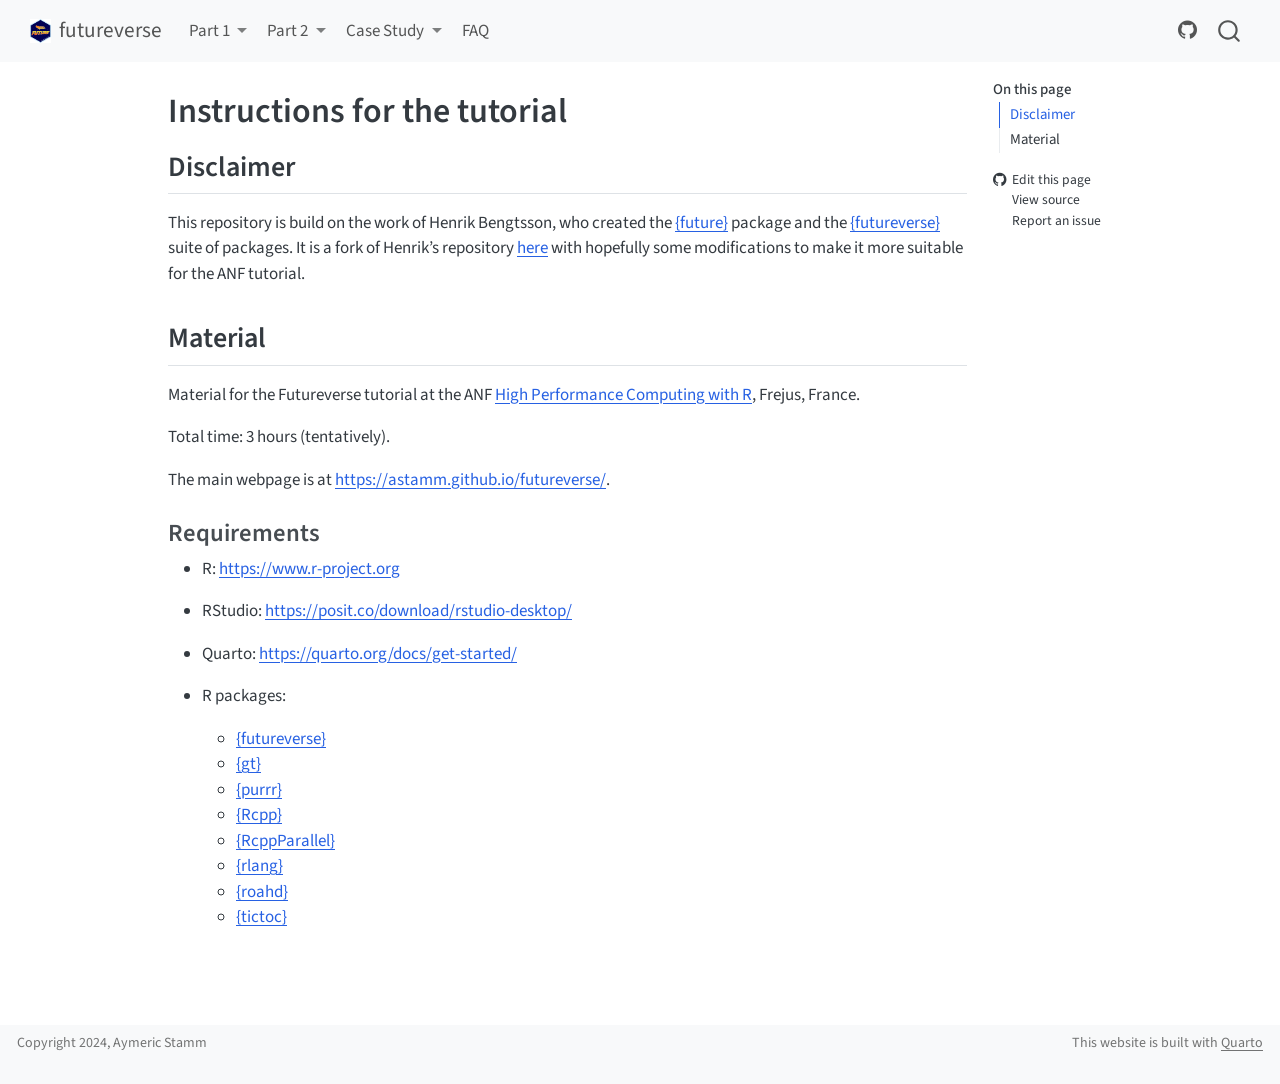
<file: index.html>
<!DOCTYPE html>
<html xmlns="http://www.w3.org/1999/xhtml" lang="en" xml:lang="en"><head>

<meta charset="utf-8">
<meta name="generator" content="quarto-1.5.57">

<meta name="viewport" content="width=device-width, initial-scale=1.0, user-scalable=yes">


<title>Instructions for the tutorial – futureverse</title>
<style>
code{white-space: pre-wrap;}
span.smallcaps{font-variant: small-caps;}
div.columns{display: flex; gap: min(4vw, 1.5em);}
div.column{flex: auto; overflow-x: auto;}
div.hanging-indent{margin-left: 1.5em; text-indent: -1.5em;}
ul.task-list{list-style: none;}
ul.task-list li input[type="checkbox"] {
  width: 0.8em;
  margin: 0 0.8em 0.2em -1em; /* quarto-specific, see https://github.com/quarto-dev/quarto-cli/issues/4556 */ 
  vertical-align: middle;
}
</style>


<script src="site_libs/quarto-nav/quarto-nav.js"></script>
<script src="site_libs/quarto-nav/headroom.min.js"></script>
<script src="site_libs/clipboard/clipboard.min.js"></script>
<script src="site_libs/quarto-search/autocomplete.umd.js"></script>
<script src="site_libs/quarto-search/fuse.min.js"></script>
<script src="site_libs/quarto-search/quarto-search.js"></script>
<meta name="quarto:offset" content="./">
<script src="site_libs/quarto-html/quarto.js"></script>
<script src="site_libs/quarto-html/popper.min.js"></script>
<script src="site_libs/quarto-html/tippy.umd.min.js"></script>
<script src="site_libs/quarto-html/anchor.min.js"></script>
<link href="site_libs/quarto-html/tippy.css" rel="stylesheet">
<link href="site_libs/quarto-html/quarto-syntax-highlighting.css" rel="stylesheet" id="quarto-text-highlighting-styles">
<script src="site_libs/bootstrap/bootstrap.min.js"></script>
<link href="site_libs/bootstrap/bootstrap-icons.css" rel="stylesheet">
<link href="site_libs/bootstrap/bootstrap.min.css" rel="stylesheet" id="quarto-bootstrap" data-mode="light">
<script id="quarto-search-options" type="application/json">{
  "location": "navbar",
  "copy-button": false,
  "collapse-after": 3,
  "panel-placement": "end",
  "type": "overlay",
  "limit": 50,
  "keyboard-shortcut": [
    "f",
    "/",
    "s"
  ],
  "language": {
    "search-no-results-text": "No results",
    "search-matching-documents-text": "matching documents",
    "search-copy-link-title": "Copy link to search",
    "search-hide-matches-text": "Hide additional matches",
    "search-more-match-text": "more match in this document",
    "search-more-matches-text": "more matches in this document",
    "search-clear-button-title": "Clear",
    "search-text-placeholder": "",
    "search-detached-cancel-button-title": "Cancel",
    "search-submit-button-title": "Submit",
    "search-label": "Search"
  }
}</script>


<link rel="stylesheet" href="styles.css">
</head>

<body class="nav-fixed">

<div id="quarto-search-results"></div>
  <header id="quarto-header" class="headroom fixed-top">
    <nav class="navbar navbar-expand-lg " data-bs-theme="dark">
      <div class="navbar-container container-fluid">
      <div class="navbar-brand-container mx-auto">
    <a href="./index.html" class="navbar-brand navbar-brand-logo">
    <img src="./logo-futureverse.png" alt="" class="navbar-logo">
    </a>
    <a class="navbar-brand" href="./index.html">
    <span class="navbar-title">futureverse</span>
    </a>
  </div>
            <div id="quarto-search" class="" title="Search"></div>
          <button class="navbar-toggler" type="button" data-bs-toggle="collapse" data-bs-target="#navbarCollapse" aria-controls="navbarCollapse" role="menu" aria-expanded="false" aria-label="Toggle navigation" onclick="if (window.quartoToggleHeadroom) { window.quartoToggleHeadroom(); }">
  <span class="navbar-toggler-icon"></span>
</button>
          <div class="collapse navbar-collapse" id="navbarCollapse">
            <ul class="navbar-nav navbar-nav-scroll me-auto">
  <li class="nav-item dropdown ">
    <a class="nav-link dropdown-toggle" href="#" id="nav-menu-part-1" role="link" data-bs-toggle="dropdown" aria-expanded="false">
 <span class="menu-text">Part 1</span>
    </a>
    <ul class="dropdown-menu" aria-labelledby="nav-menu-part-1">    
        <li>
    <a class="dropdown-item" href="https://docs.google.com/presentation/d/1P3gHm26OPbN4Ftnr_QHw_FmHgDVtOWcC64yIWx63KtY/edit?usp=sharing">
 <span class="dropdown-text">Slides</span></a>
  </li>  
        <li>
    <a class="dropdown-item" href="./lab/lab1.html">
 <span class="dropdown-text">Lab</span></a>
  </li>  
    </ul>
  </li>
  <li class="nav-item dropdown ">
    <a class="nav-link dropdown-toggle" href="#" id="nav-menu-part-2" role="link" data-bs-toggle="dropdown" aria-expanded="false">
 <span class="menu-text">Part 2</span>
    </a>
    <ul class="dropdown-menu" aria-labelledby="nav-menu-part-2">    
        <li>
    <a class="dropdown-item" href="https://docs.google.com/presentation/d/1RN1ru9-HoOKsIjORZECFmDvzWbpVn0ZsyQDl3X37fbU/edit?usp=sharing">
 <span class="dropdown-text">Slides</span></a>
  </li>  
        <li>
    <a class="dropdown-item" href="./lab/lab2.html">
 <span class="dropdown-text">Lab</span></a>
  </li>  
    </ul>
  </li>
  <li class="nav-item dropdown ">
    <a class="nav-link dropdown-toggle" href="#" id="nav-menu-case-study" role="link" data-bs-toggle="dropdown" aria-expanded="false">
 <span class="menu-text">Case Study</span>
    </a>
    <ul class="dropdown-menu" aria-labelledby="nav-menu-case-study">    
        <li>
    <a class="dropdown-item" href="./casestudy/hausdorff_dist.html">
 <span class="dropdown-text">Instructions</span></a>
  </li>  
        <li>
    <a class="dropdown-item" href="./casestudy/hausdorff_dist_solutions.html">
 <span class="dropdown-text">Solutions</span></a>
  </li>  
    </ul>
  </li>
  <li class="nav-item">
    <a class="nav-link" href="./faq/futureverse-faq.html"> 
<span class="menu-text">FAQ</span></a>
  </li>  
</ul>
            <ul class="navbar-nav navbar-nav-scroll ms-auto">
  <li class="nav-item compact">
    <a class="nav-link" href="https://github.com/astamm/futureverse/"> <i class="bi bi-github" role="img">
</i> 
<span class="menu-text"></span></a>
  </li>  
</ul>
          </div> <!-- /navcollapse -->
            <div class="quarto-navbar-tools">
</div>
      </div> <!-- /container-fluid -->
    </nav>
</header>
<!-- content -->
<div id="quarto-content" class="quarto-container page-columns page-rows-contents page-layout-article page-navbar">
<!-- sidebar -->
<!-- margin-sidebar -->
    <div id="quarto-margin-sidebar" class="sidebar margin-sidebar">
        <nav id="TOC" role="doc-toc" class="toc-active">
    <h2 id="toc-title">On this page</h2>
   
  <ul>
  <li><a href="#disclaimer" id="toc-disclaimer" class="nav-link active" data-scroll-target="#disclaimer">Disclaimer</a></li>
  <li><a href="#material" id="toc-material" class="nav-link" data-scroll-target="#material">Material</a>
  <ul class="collapse">
  <li><a href="#requirements" id="toc-requirements" class="nav-link" data-scroll-target="#requirements">Requirements</a></li>
  </ul></li>
  </ul>
<div class="toc-actions"><ul><li><a href="https://github.com/astamm/futureverse/edit/main/index.qmd" class="toc-action"><i class="bi bi-github"></i>Edit this page</a></li><li><a href="https://github.com/astamm/futureverse/blob/main/index.qmd" class="toc-action"><i class="bi empty"></i>View source</a></li><li><a href="https://github.com/astamm/futureverse/issues/new" class="toc-action"><i class="bi empty"></i>Report an issue</a></li></ul></div></nav>
    </div>
<!-- main -->
<main class="content" id="quarto-document-content">

<header id="title-block-header" class="quarto-title-block default">
<div class="quarto-title">
<h1 class="title">Instructions for the tutorial</h1>
</div>



<div class="quarto-title-meta">

    
  
    
  </div>
  


</header>


<section id="disclaimer" class="level2">
<h2 class="anchored" data-anchor-id="disclaimer">Disclaimer</h2>
<p>This repository is build on the work of Henrik Bengtsson, who created the <a href="https://future.futureverse.org">{future}</a> package and the <a href="https://www.futureverse.org">{futureverse}</a> suite of packages. It is a fork of Henrik’s repository <a href="https://github.com/HenrikBengtsson/future-tutorial-user2024">here</a> with hopefully some modifications to make it more suitable for the ANF tutorial.</p>
</section>
<section id="material" class="level2">
<h2 class="anchored" data-anchor-id="material">Material</h2>
<p>Material for the Futureverse tutorial at the ANF <a href="https://indico.mathrice.fr/event/536/">High Performance Computing with R</a>, Frejus, France.</p>
<p>Total time: 3 hours (tentatively).</p>
<p>The main webpage is at <a href="https://astamm.github.io/futureverse/" class="uri">https://astamm.github.io/futureverse/</a>.</p>
<section id="requirements" class="level3">
<h3 class="anchored" data-anchor-id="requirements">Requirements</h3>
<ul>
<li><p>R: <a href="https://www.r-project.org" class="uri">https://www.r-project.org</a></p></li>
<li><p>RStudio: <a href="https://posit.co/download/rstudio-desktop/" class="uri">https://posit.co/download/rstudio-desktop/</a></p></li>
<li><p>Quarto: <a href="https://quarto.org/docs/get-started/" class="uri">https://quarto.org/docs/get-started/</a></p></li>
<li><p>R packages:</p>
<ul>
<li><a href="https://www.futureverse.org">{futureverse}</a></li>
<li><a href="https://gt.rstudio.com/">{gt}</a></li>
<li><a href="https://purrr.tidyverse.org">{purrr}</a></li>
<li><a href="https://dirk.eddelbuettel.com/code/rcpp.html">{Rcpp}</a></li>
<li><a href="https://rcppcore.github.io/RcppParallel/">{RcppParallel}</a></li>
<li><a href="https://rlang.r-lib.org">{rlang}</a></li>
<li><a href="https://astamm.github.io/roahd/">{roahd}</a></li>
<li><a href="https://github.com/jabiru/tictoc">{tictoc}</a></li>
</ul></li>
</ul>


</section>
</section>

</main> <!-- /main -->
<script id="quarto-html-after-body" type="application/javascript">
window.document.addEventListener("DOMContentLoaded", function (event) {
  const toggleBodyColorMode = (bsSheetEl) => {
    const mode = bsSheetEl.getAttribute("data-mode");
    const bodyEl = window.document.querySelector("body");
    if (mode === "dark") {
      bodyEl.classList.add("quarto-dark");
      bodyEl.classList.remove("quarto-light");
    } else {
      bodyEl.classList.add("quarto-light");
      bodyEl.classList.remove("quarto-dark");
    }
  }
  const toggleBodyColorPrimary = () => {
    const bsSheetEl = window.document.querySelector("link#quarto-bootstrap");
    if (bsSheetEl) {
      toggleBodyColorMode(bsSheetEl);
    }
  }
  toggleBodyColorPrimary();  
  const icon = "";
  const anchorJS = new window.AnchorJS();
  anchorJS.options = {
    placement: 'right',
    icon: icon
  };
  anchorJS.add('.anchored');
  const isCodeAnnotation = (el) => {
    for (const clz of el.classList) {
      if (clz.startsWith('code-annotation-')) {                     
        return true;
      }
    }
    return false;
  }
  const onCopySuccess = function(e) {
    // button target
    const button = e.trigger;
    // don't keep focus
    button.blur();
    // flash "checked"
    button.classList.add('code-copy-button-checked');
    var currentTitle = button.getAttribute("title");
    button.setAttribute("title", "Copied!");
    let tooltip;
    if (window.bootstrap) {
      button.setAttribute("data-bs-toggle", "tooltip");
      button.setAttribute("data-bs-placement", "left");
      button.setAttribute("data-bs-title", "Copied!");
      tooltip = new bootstrap.Tooltip(button, 
        { trigger: "manual", 
          customClass: "code-copy-button-tooltip",
          offset: [0, -8]});
      tooltip.show();    
    }
    setTimeout(function() {
      if (tooltip) {
        tooltip.hide();
        button.removeAttribute("data-bs-title");
        button.removeAttribute("data-bs-toggle");
        button.removeAttribute("data-bs-placement");
      }
      button.setAttribute("title", currentTitle);
      button.classList.remove('code-copy-button-checked');
    }, 1000);
    // clear code selection
    e.clearSelection();
  }
  const getTextToCopy = function(trigger) {
      const codeEl = trigger.previousElementSibling.cloneNode(true);
      for (const childEl of codeEl.children) {
        if (isCodeAnnotation(childEl)) {
          childEl.remove();
        }
      }
      return codeEl.innerText;
  }
  const clipboard = new window.ClipboardJS('.code-copy-button:not([data-in-quarto-modal])', {
    text: getTextToCopy
  });
  clipboard.on('success', onCopySuccess);
  if (window.document.getElementById('quarto-embedded-source-code-modal')) {
    // For code content inside modals, clipBoardJS needs to be initialized with a container option
    // TODO: Check when it could be a function (https://github.com/zenorocha/clipboard.js/issues/860)
    const clipboardModal = new window.ClipboardJS('.code-copy-button[data-in-quarto-modal]', {
      text: getTextToCopy,
      container: window.document.getElementById('quarto-embedded-source-code-modal')
    });
    clipboardModal.on('success', onCopySuccess);
  }
    var localhostRegex = new RegExp(/^(?:http|https):\/\/localhost\:?[0-9]*\//);
    var mailtoRegex = new RegExp(/^mailto:/);
      var filterRegex = new RegExp("https:\/\/astamm\.github\.io\/futureverse\/");
    var isInternal = (href) => {
        return filterRegex.test(href) || localhostRegex.test(href) || mailtoRegex.test(href);
    }
    // Inspect non-navigation links and adorn them if external
 	var links = window.document.querySelectorAll('a[href]:not(.nav-link):not(.navbar-brand):not(.toc-action):not(.sidebar-link):not(.sidebar-item-toggle):not(.pagination-link):not(.no-external):not([aria-hidden]):not(.dropdown-item):not(.quarto-navigation-tool):not(.about-link)');
    for (var i=0; i<links.length; i++) {
      const link = links[i];
      if (!isInternal(link.href)) {
        // undo the damage that might have been done by quarto-nav.js in the case of
        // links that we want to consider external
        if (link.dataset.originalHref !== undefined) {
          link.href = link.dataset.originalHref;
        }
      }
    }
  function tippyHover(el, contentFn, onTriggerFn, onUntriggerFn) {
    const config = {
      allowHTML: true,
      maxWidth: 500,
      delay: 100,
      arrow: false,
      appendTo: function(el) {
          return el.parentElement;
      },
      interactive: true,
      interactiveBorder: 10,
      theme: 'quarto',
      placement: 'bottom-start',
    };
    if (contentFn) {
      config.content = contentFn;
    }
    if (onTriggerFn) {
      config.onTrigger = onTriggerFn;
    }
    if (onUntriggerFn) {
      config.onUntrigger = onUntriggerFn;
    }
    window.tippy(el, config); 
  }
  const noterefs = window.document.querySelectorAll('a[role="doc-noteref"]');
  for (var i=0; i<noterefs.length; i++) {
    const ref = noterefs[i];
    tippyHover(ref, function() {
      // use id or data attribute instead here
      let href = ref.getAttribute('data-footnote-href') || ref.getAttribute('href');
      try { href = new URL(href).hash; } catch {}
      const id = href.replace(/^#\/?/, "");
      const note = window.document.getElementById(id);
      if (note) {
        return note.innerHTML;
      } else {
        return "";
      }
    });
  }
  const xrefs = window.document.querySelectorAll('a.quarto-xref');
  const processXRef = (id, note) => {
    // Strip column container classes
    const stripColumnClz = (el) => {
      el.classList.remove("page-full", "page-columns");
      if (el.children) {
        for (const child of el.children) {
          stripColumnClz(child);
        }
      }
    }
    stripColumnClz(note)
    if (id === null || id.startsWith('sec-')) {
      // Special case sections, only their first couple elements
      const container = document.createElement("div");
      if (note.children && note.children.length > 2) {
        container.appendChild(note.children[0].cloneNode(true));
        for (let i = 1; i < note.children.length; i++) {
          const child = note.children[i];
          if (child.tagName === "P" && child.innerText === "") {
            continue;
          } else {
            container.appendChild(child.cloneNode(true));
            break;
          }
        }
        if (window.Quarto?.typesetMath) {
          window.Quarto.typesetMath(container);
        }
        return container.innerHTML
      } else {
        if (window.Quarto?.typesetMath) {
          window.Quarto.typesetMath(note);
        }
        return note.innerHTML;
      }
    } else {
      // Remove any anchor links if they are present
      const anchorLink = note.querySelector('a.anchorjs-link');
      if (anchorLink) {
        anchorLink.remove();
      }
      if (window.Quarto?.typesetMath) {
        window.Quarto.typesetMath(note);
      }
      // TODO in 1.5, we should make sure this works without a callout special case
      if (note.classList.contains("callout")) {
        return note.outerHTML;
      } else {
        return note.innerHTML;
      }
    }
  }
  for (var i=0; i<xrefs.length; i++) {
    const xref = xrefs[i];
    tippyHover(xref, undefined, function(instance) {
      instance.disable();
      let url = xref.getAttribute('href');
      let hash = undefined; 
      if (url.startsWith('#')) {
        hash = url;
      } else {
        try { hash = new URL(url).hash; } catch {}
      }
      if (hash) {
        const id = hash.replace(/^#\/?/, "");
        const note = window.document.getElementById(id);
        if (note !== null) {
          try {
            const html = processXRef(id, note.cloneNode(true));
            instance.setContent(html);
          } finally {
            instance.enable();
            instance.show();
          }
        } else {
          // See if we can fetch this
          fetch(url.split('#')[0])
          .then(res => res.text())
          .then(html => {
            const parser = new DOMParser();
            const htmlDoc = parser.parseFromString(html, "text/html");
            const note = htmlDoc.getElementById(id);
            if (note !== null) {
              const html = processXRef(id, note);
              instance.setContent(html);
            } 
          }).finally(() => {
            instance.enable();
            instance.show();
          });
        }
      } else {
        // See if we can fetch a full url (with no hash to target)
        // This is a special case and we should probably do some content thinning / targeting
        fetch(url)
        .then(res => res.text())
        .then(html => {
          const parser = new DOMParser();
          const htmlDoc = parser.parseFromString(html, "text/html");
          const note = htmlDoc.querySelector('main.content');
          if (note !== null) {
            // This should only happen for chapter cross references
            // (since there is no id in the URL)
            // remove the first header
            if (note.children.length > 0 && note.children[0].tagName === "HEADER") {
              note.children[0].remove();
            }
            const html = processXRef(null, note);
            instance.setContent(html);
          } 
        }).finally(() => {
          instance.enable();
          instance.show();
        });
      }
    }, function(instance) {
    });
  }
      let selectedAnnoteEl;
      const selectorForAnnotation = ( cell, annotation) => {
        let cellAttr = 'data-code-cell="' + cell + '"';
        let lineAttr = 'data-code-annotation="' +  annotation + '"';
        const selector = 'span[' + cellAttr + '][' + lineAttr + ']';
        return selector;
      }
      const selectCodeLines = (annoteEl) => {
        const doc = window.document;
        const targetCell = annoteEl.getAttribute("data-target-cell");
        const targetAnnotation = annoteEl.getAttribute("data-target-annotation");
        const annoteSpan = window.document.querySelector(selectorForAnnotation(targetCell, targetAnnotation));
        const lines = annoteSpan.getAttribute("data-code-lines").split(",");
        const lineIds = lines.map((line) => {
          return targetCell + "-" + line;
        })
        let top = null;
        let height = null;
        let parent = null;
        if (lineIds.length > 0) {
            //compute the position of the single el (top and bottom and make a div)
            const el = window.document.getElementById(lineIds[0]);
            top = el.offsetTop;
            height = el.offsetHeight;
            parent = el.parentElement.parentElement;
          if (lineIds.length > 1) {
            const lastEl = window.document.getElementById(lineIds[lineIds.length - 1]);
            const bottom = lastEl.offsetTop + lastEl.offsetHeight;
            height = bottom - top;
          }
          if (top !== null && height !== null && parent !== null) {
            // cook up a div (if necessary) and position it 
            let div = window.document.getElementById("code-annotation-line-highlight");
            if (div === null) {
              div = window.document.createElement("div");
              div.setAttribute("id", "code-annotation-line-highlight");
              div.style.position = 'absolute';
              parent.appendChild(div);
            }
            div.style.top = top - 2 + "px";
            div.style.height = height + 4 + "px";
            div.style.left = 0;
            let gutterDiv = window.document.getElementById("code-annotation-line-highlight-gutter");
            if (gutterDiv === null) {
              gutterDiv = window.document.createElement("div");
              gutterDiv.setAttribute("id", "code-annotation-line-highlight-gutter");
              gutterDiv.style.position = 'absolute';
              const codeCell = window.document.getElementById(targetCell);
              const gutter = codeCell.querySelector('.code-annotation-gutter');
              gutter.appendChild(gutterDiv);
            }
            gutterDiv.style.top = top - 2 + "px";
            gutterDiv.style.height = height + 4 + "px";
          }
          selectedAnnoteEl = annoteEl;
        }
      };
      const unselectCodeLines = () => {
        const elementsIds = ["code-annotation-line-highlight", "code-annotation-line-highlight-gutter"];
        elementsIds.forEach((elId) => {
          const div = window.document.getElementById(elId);
          if (div) {
            div.remove();
          }
        });
        selectedAnnoteEl = undefined;
      };
        // Handle positioning of the toggle
    window.addEventListener(
      "resize",
      throttle(() => {
        elRect = undefined;
        if (selectedAnnoteEl) {
          selectCodeLines(selectedAnnoteEl);
        }
      }, 10)
    );
    function throttle(fn, ms) {
    let throttle = false;
    let timer;
      return (...args) => {
        if(!throttle) { // first call gets through
            fn.apply(this, args);
            throttle = true;
        } else { // all the others get throttled
            if(timer) clearTimeout(timer); // cancel #2
            timer = setTimeout(() => {
              fn.apply(this, args);
              timer = throttle = false;
            }, ms);
        }
      };
    }
      // Attach click handler to the DT
      const annoteDls = window.document.querySelectorAll('dt[data-target-cell]');
      for (const annoteDlNode of annoteDls) {
        annoteDlNode.addEventListener('click', (event) => {
          const clickedEl = event.target;
          if (clickedEl !== selectedAnnoteEl) {
            unselectCodeLines();
            const activeEl = window.document.querySelector('dt[data-target-cell].code-annotation-active');
            if (activeEl) {
              activeEl.classList.remove('code-annotation-active');
            }
            selectCodeLines(clickedEl);
            clickedEl.classList.add('code-annotation-active');
          } else {
            // Unselect the line
            unselectCodeLines();
            clickedEl.classList.remove('code-annotation-active');
          }
        });
      }
  const findCites = (el) => {
    const parentEl = el.parentElement;
    if (parentEl) {
      const cites = parentEl.dataset.cites;
      if (cites) {
        return {
          el,
          cites: cites.split(' ')
        };
      } else {
        return findCites(el.parentElement)
      }
    } else {
      return undefined;
    }
  };
  var bibliorefs = window.document.querySelectorAll('a[role="doc-biblioref"]');
  for (var i=0; i<bibliorefs.length; i++) {
    const ref = bibliorefs[i];
    const citeInfo = findCites(ref);
    if (citeInfo) {
      tippyHover(citeInfo.el, function() {
        var popup = window.document.createElement('div');
        citeInfo.cites.forEach(function(cite) {
          var citeDiv = window.document.createElement('div');
          citeDiv.classList.add('hanging-indent');
          citeDiv.classList.add('csl-entry');
          var biblioDiv = window.document.getElementById('ref-' + cite);
          if (biblioDiv) {
            citeDiv.innerHTML = biblioDiv.innerHTML;
          }
          popup.appendChild(citeDiv);
        });
        return popup.innerHTML;
      });
    }
  }
});
</script>
</div> <!-- /content -->
<footer class="footer">
  <div class="nav-footer">
    <div class="nav-footer-left">
<p>Copyright 2024, Aymeric Stamm</p>
</div>   
    <div class="nav-footer-center">
      &nbsp;
    <div class="toc-actions d-sm-block d-md-none"><ul><li><a href="https://github.com/astamm/futureverse/edit/main/index.qmd" class="toc-action"><i class="bi bi-github"></i>Edit this page</a></li><li><a href="https://github.com/astamm/futureverse/blob/main/index.qmd" class="toc-action"><i class="bi empty"></i>View source</a></li><li><a href="https://github.com/astamm/futureverse/issues/new" class="toc-action"><i class="bi empty"></i>Report an issue</a></li></ul></div></div>
    <div class="nav-footer-right">
<p>This website is built with <a href="https://quarto.org/">Quarto</a></p>
</div>
  </div>
</footer>




</body></html>
</file>
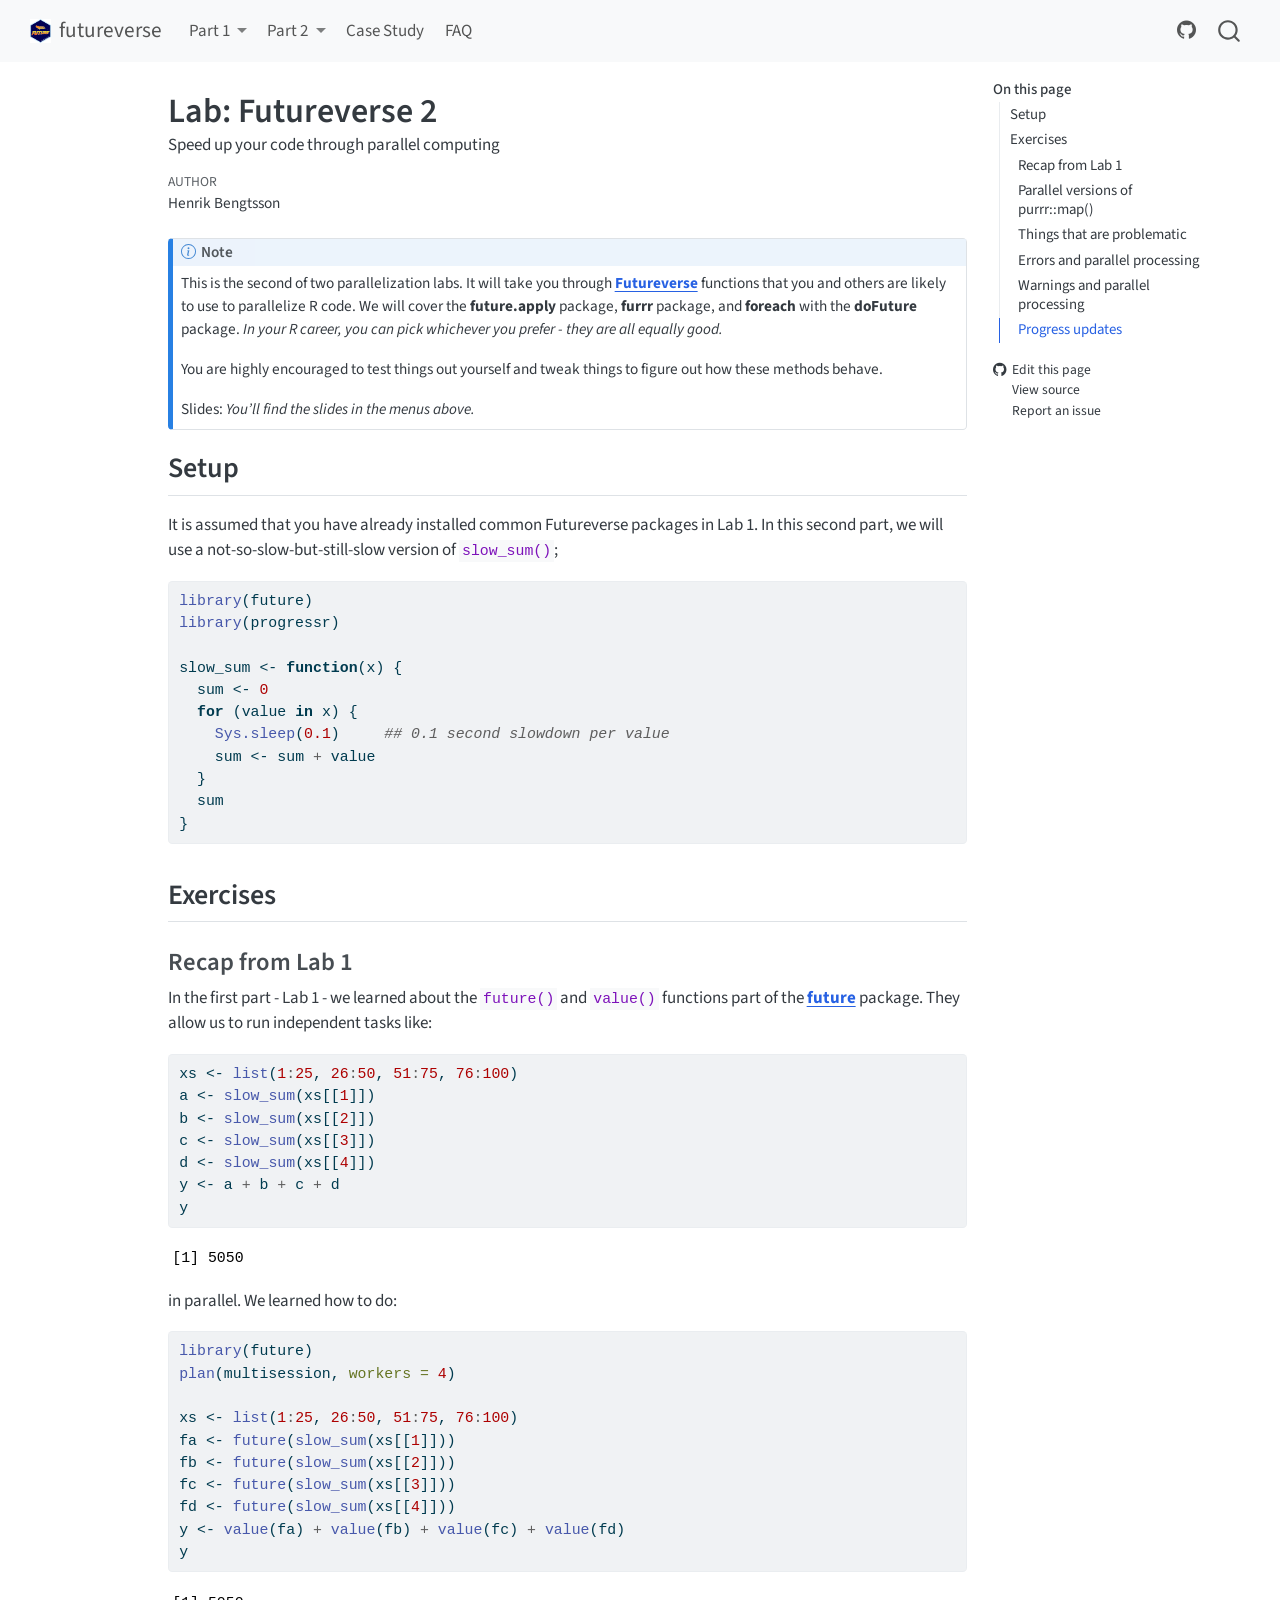
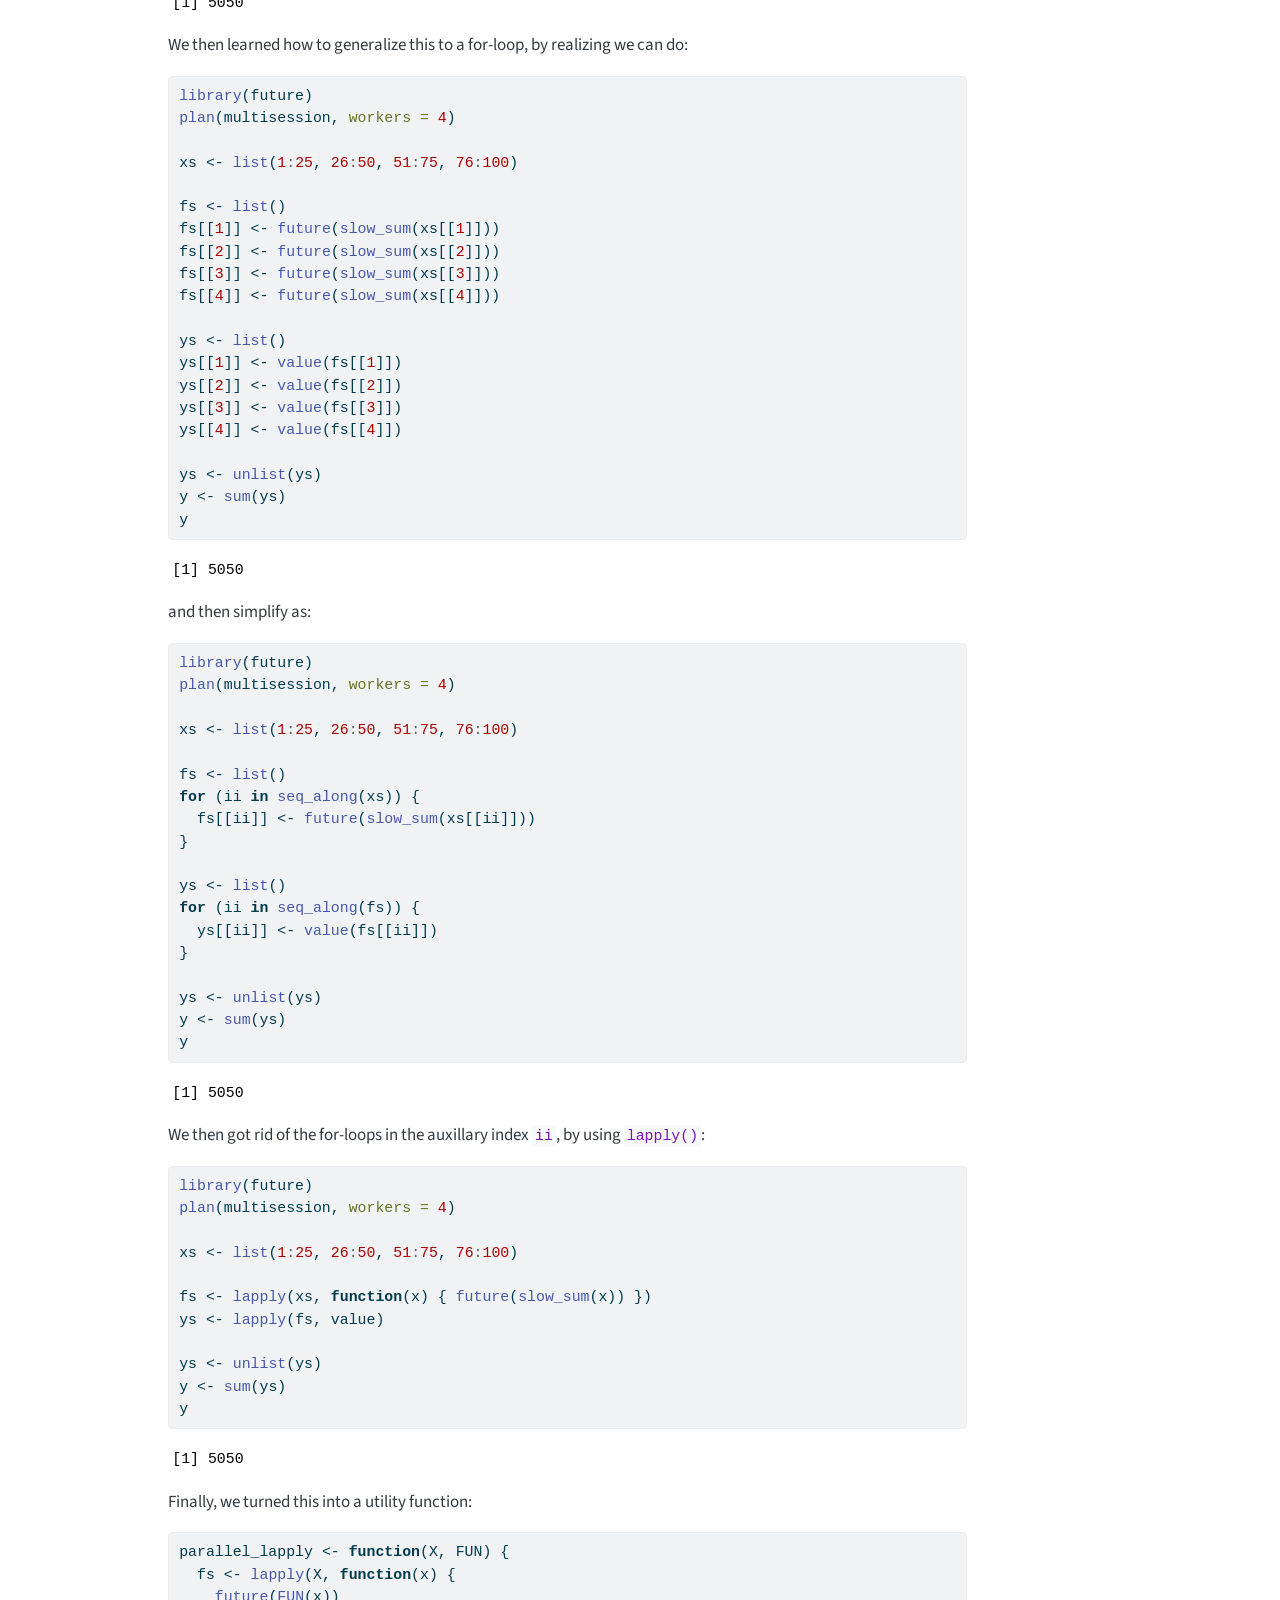
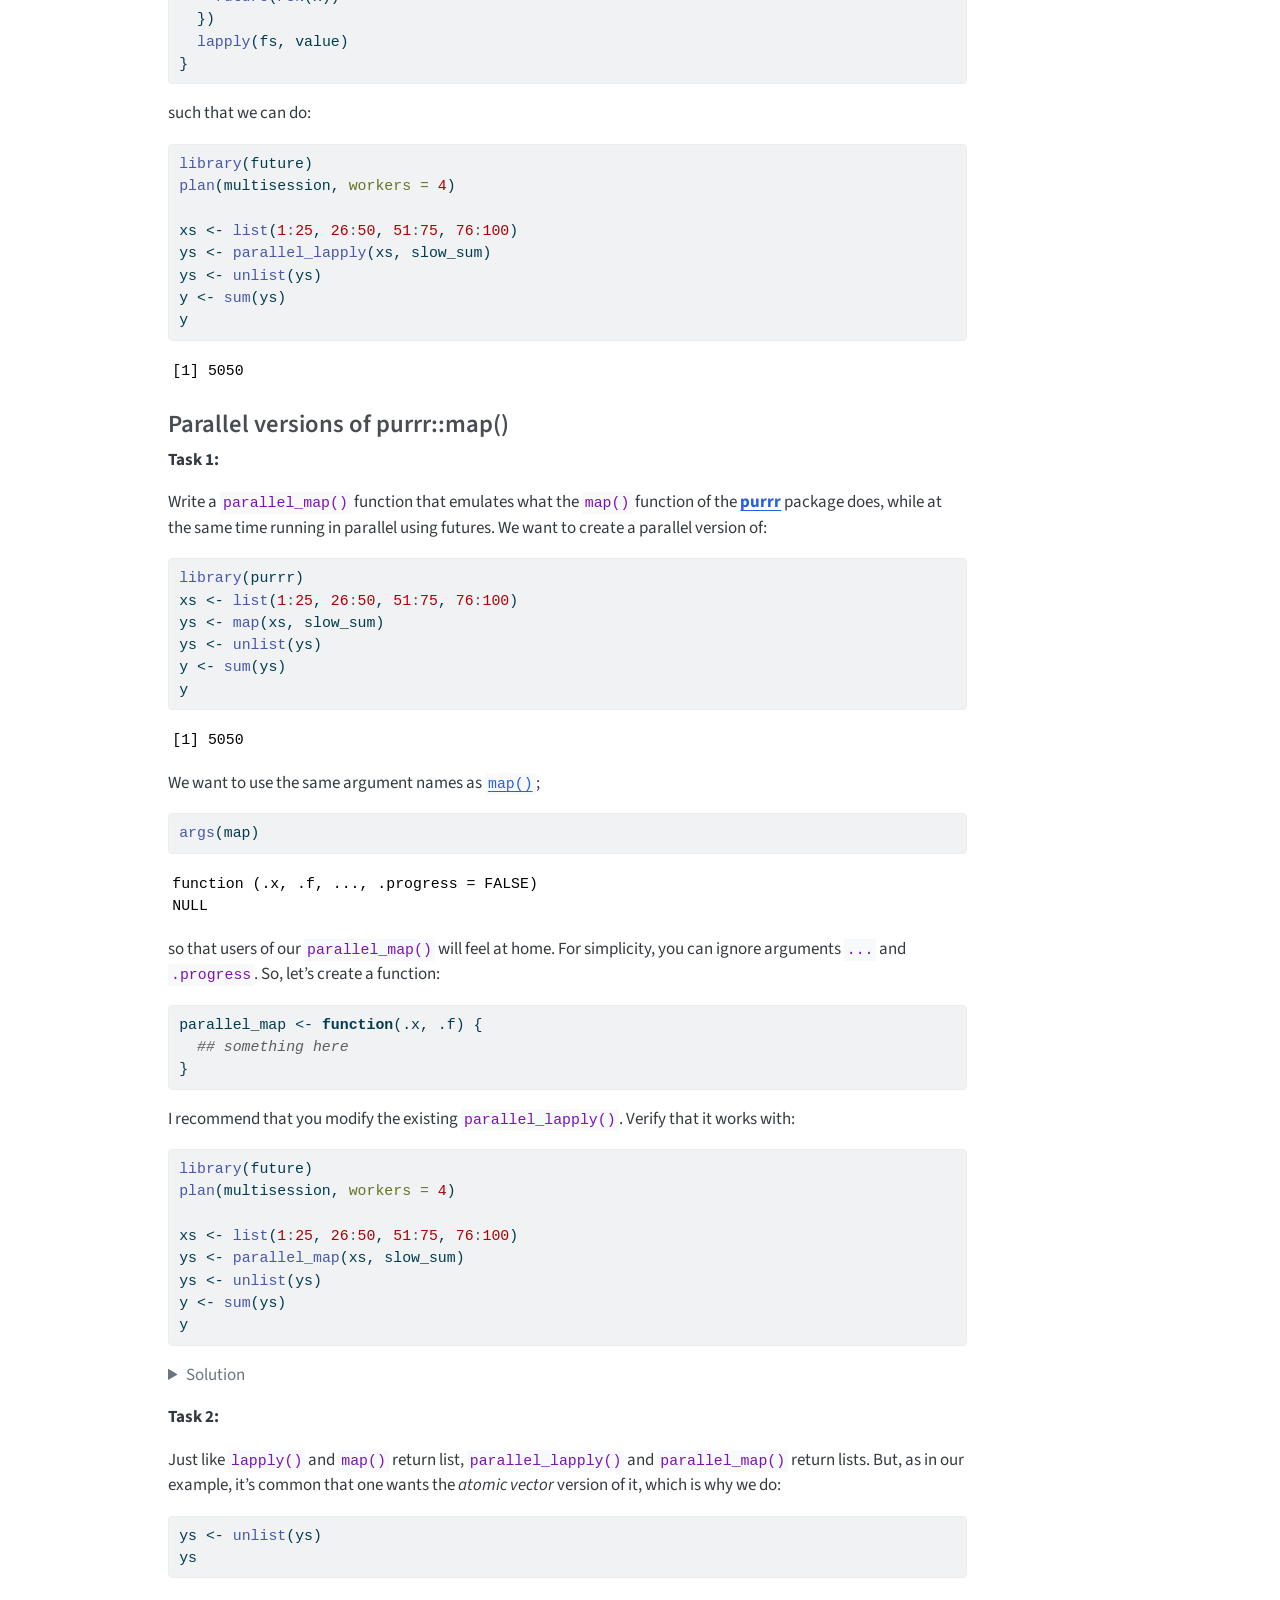
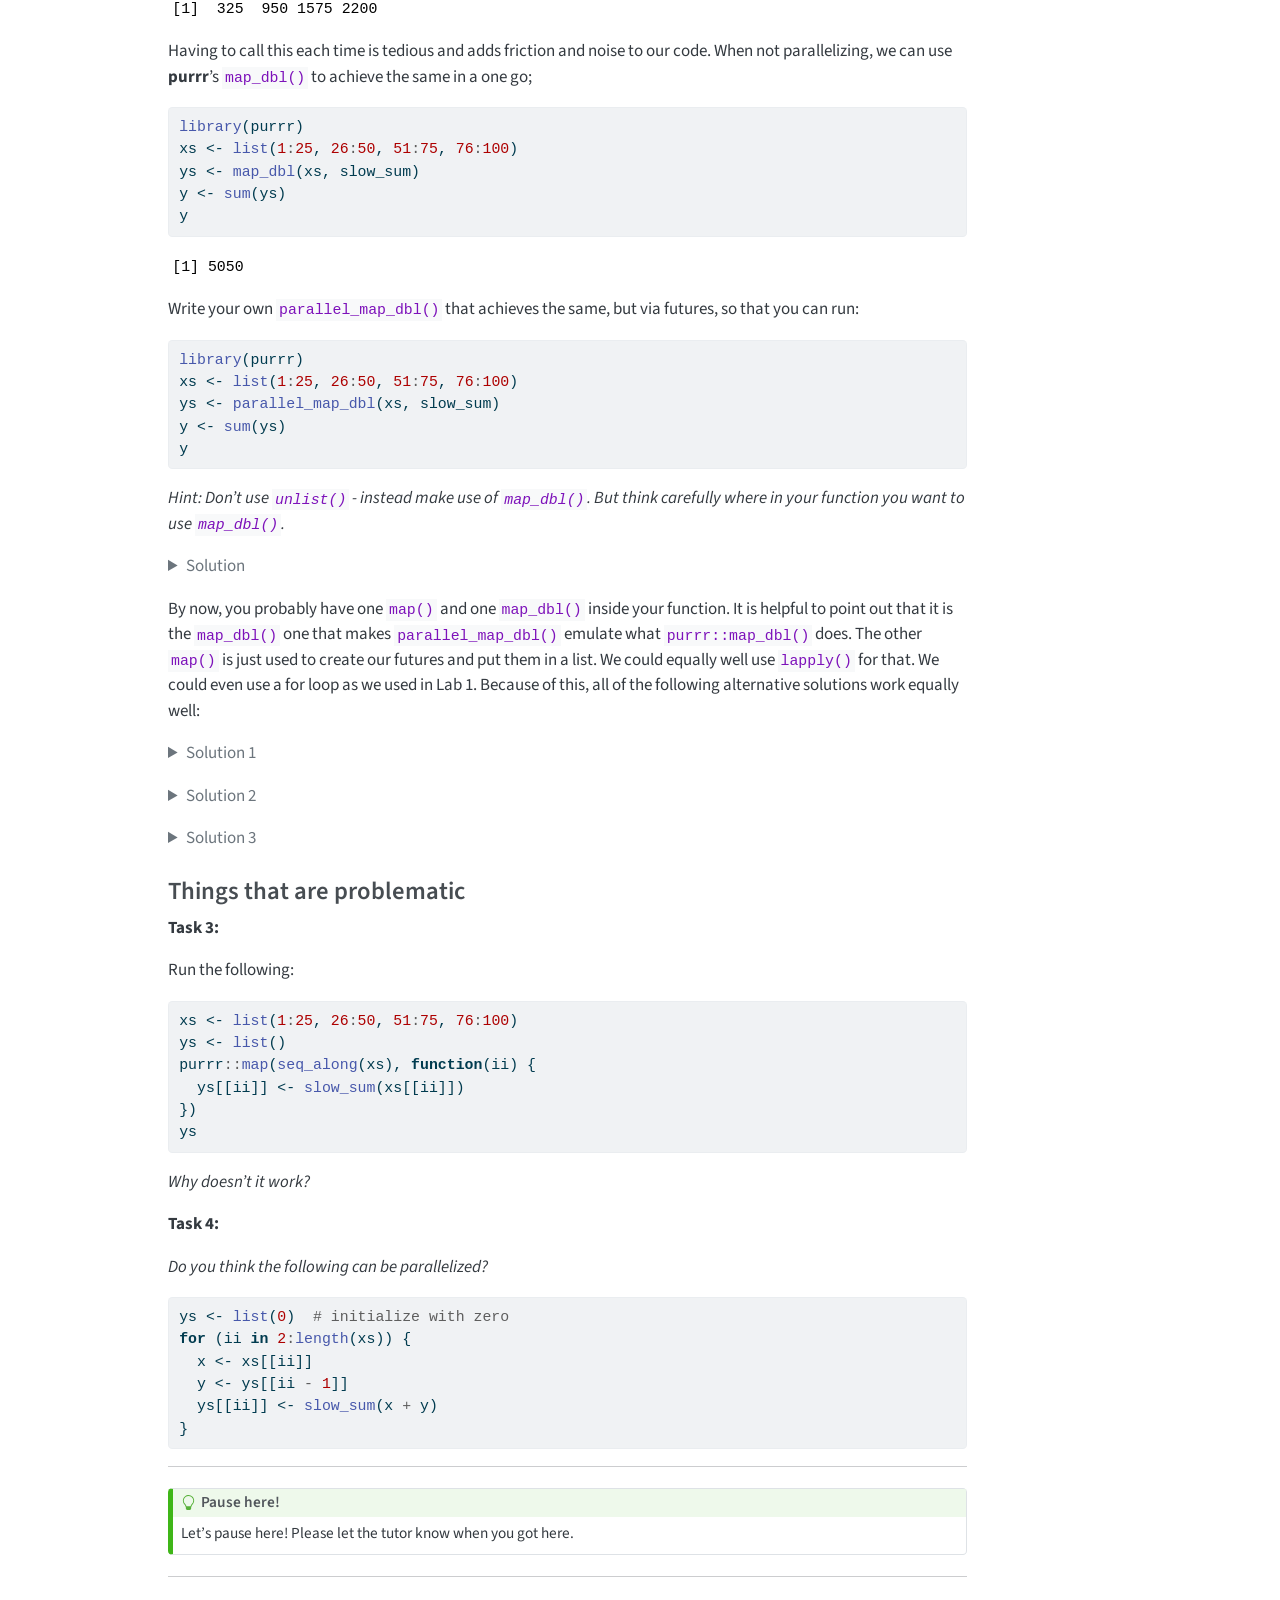
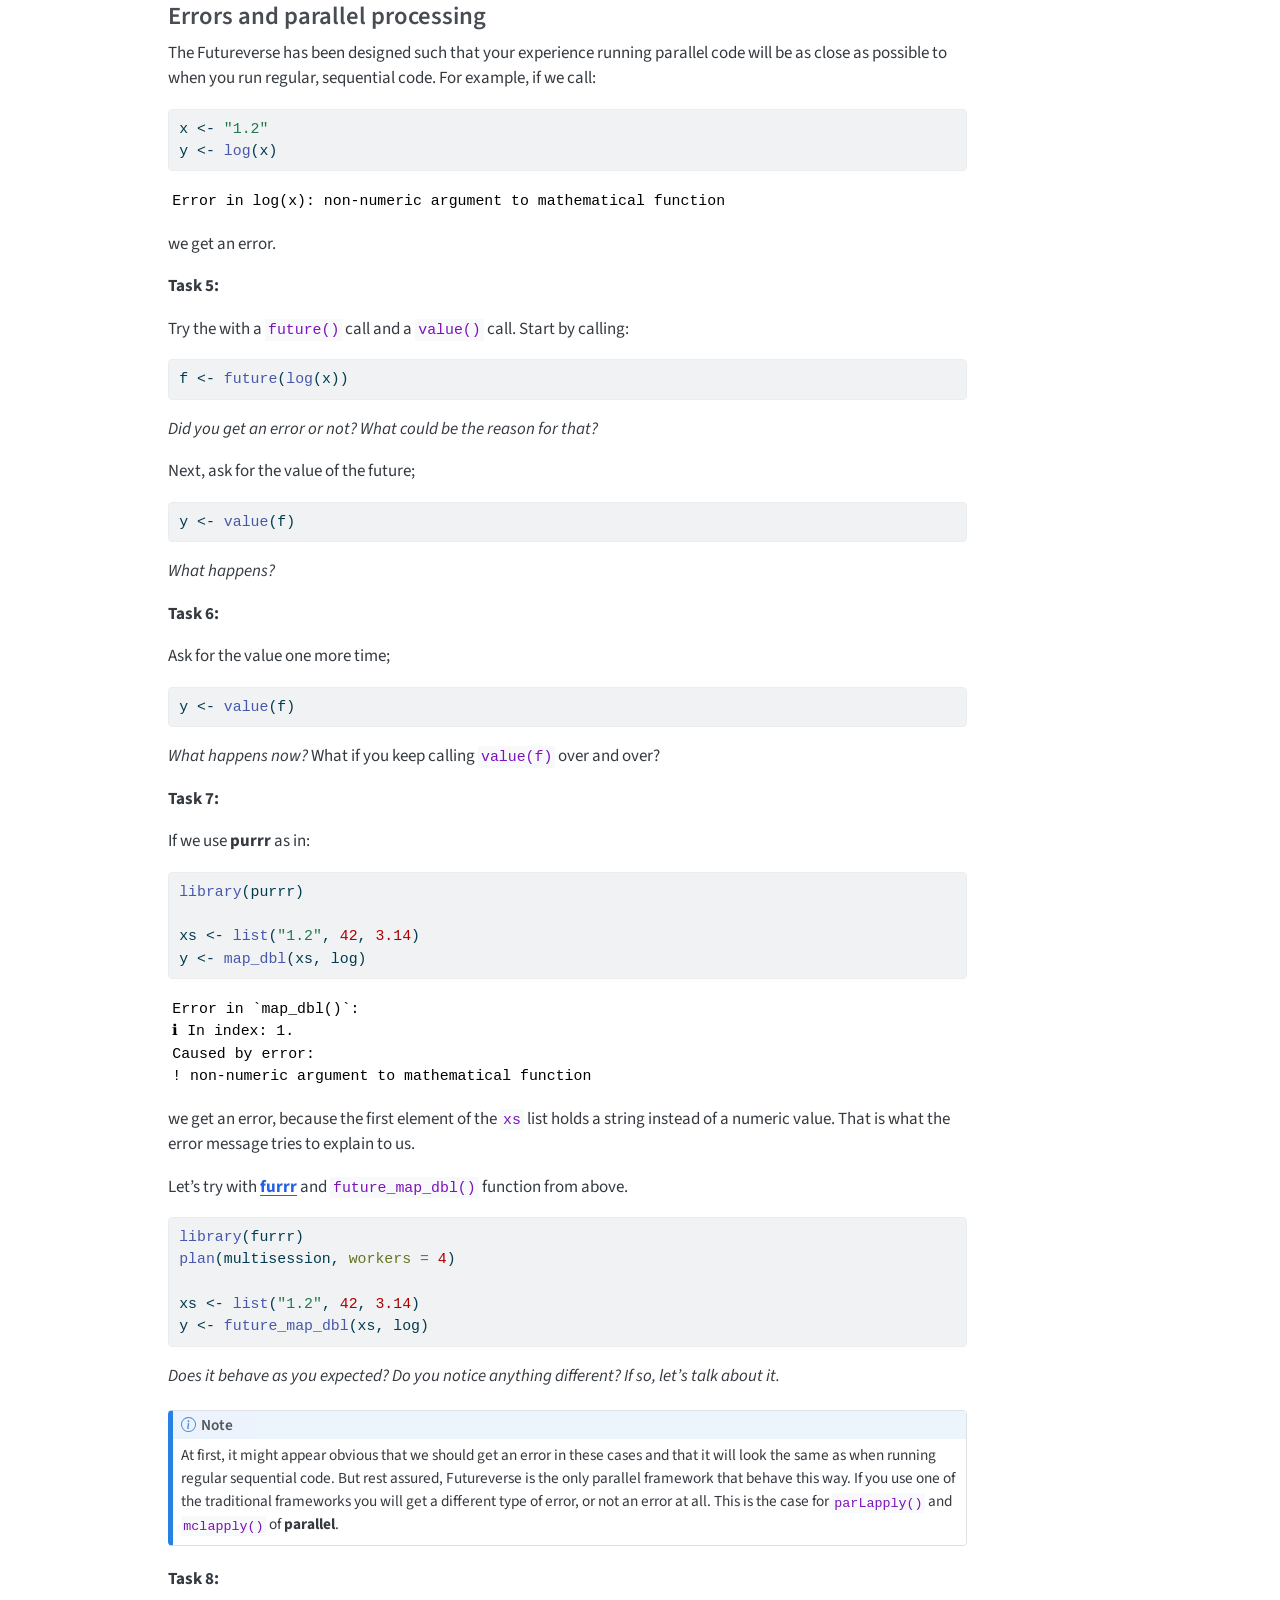
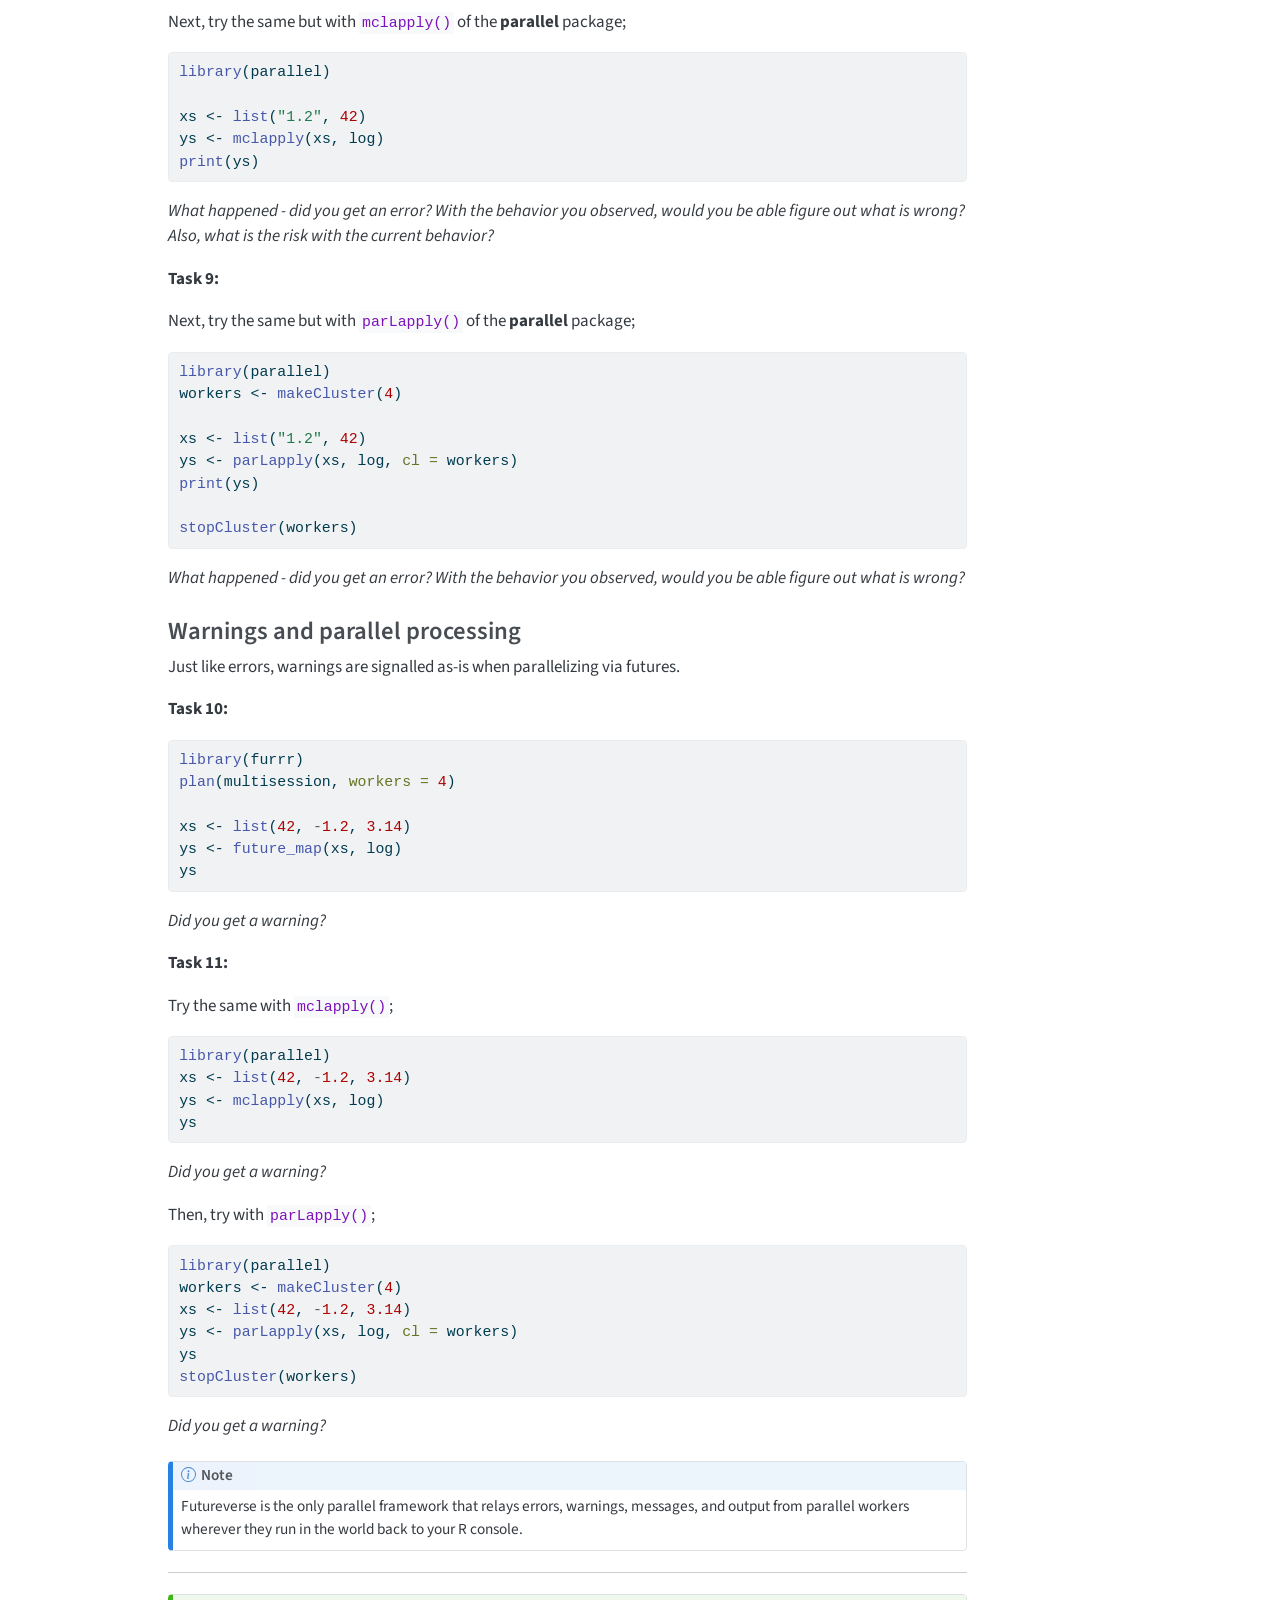
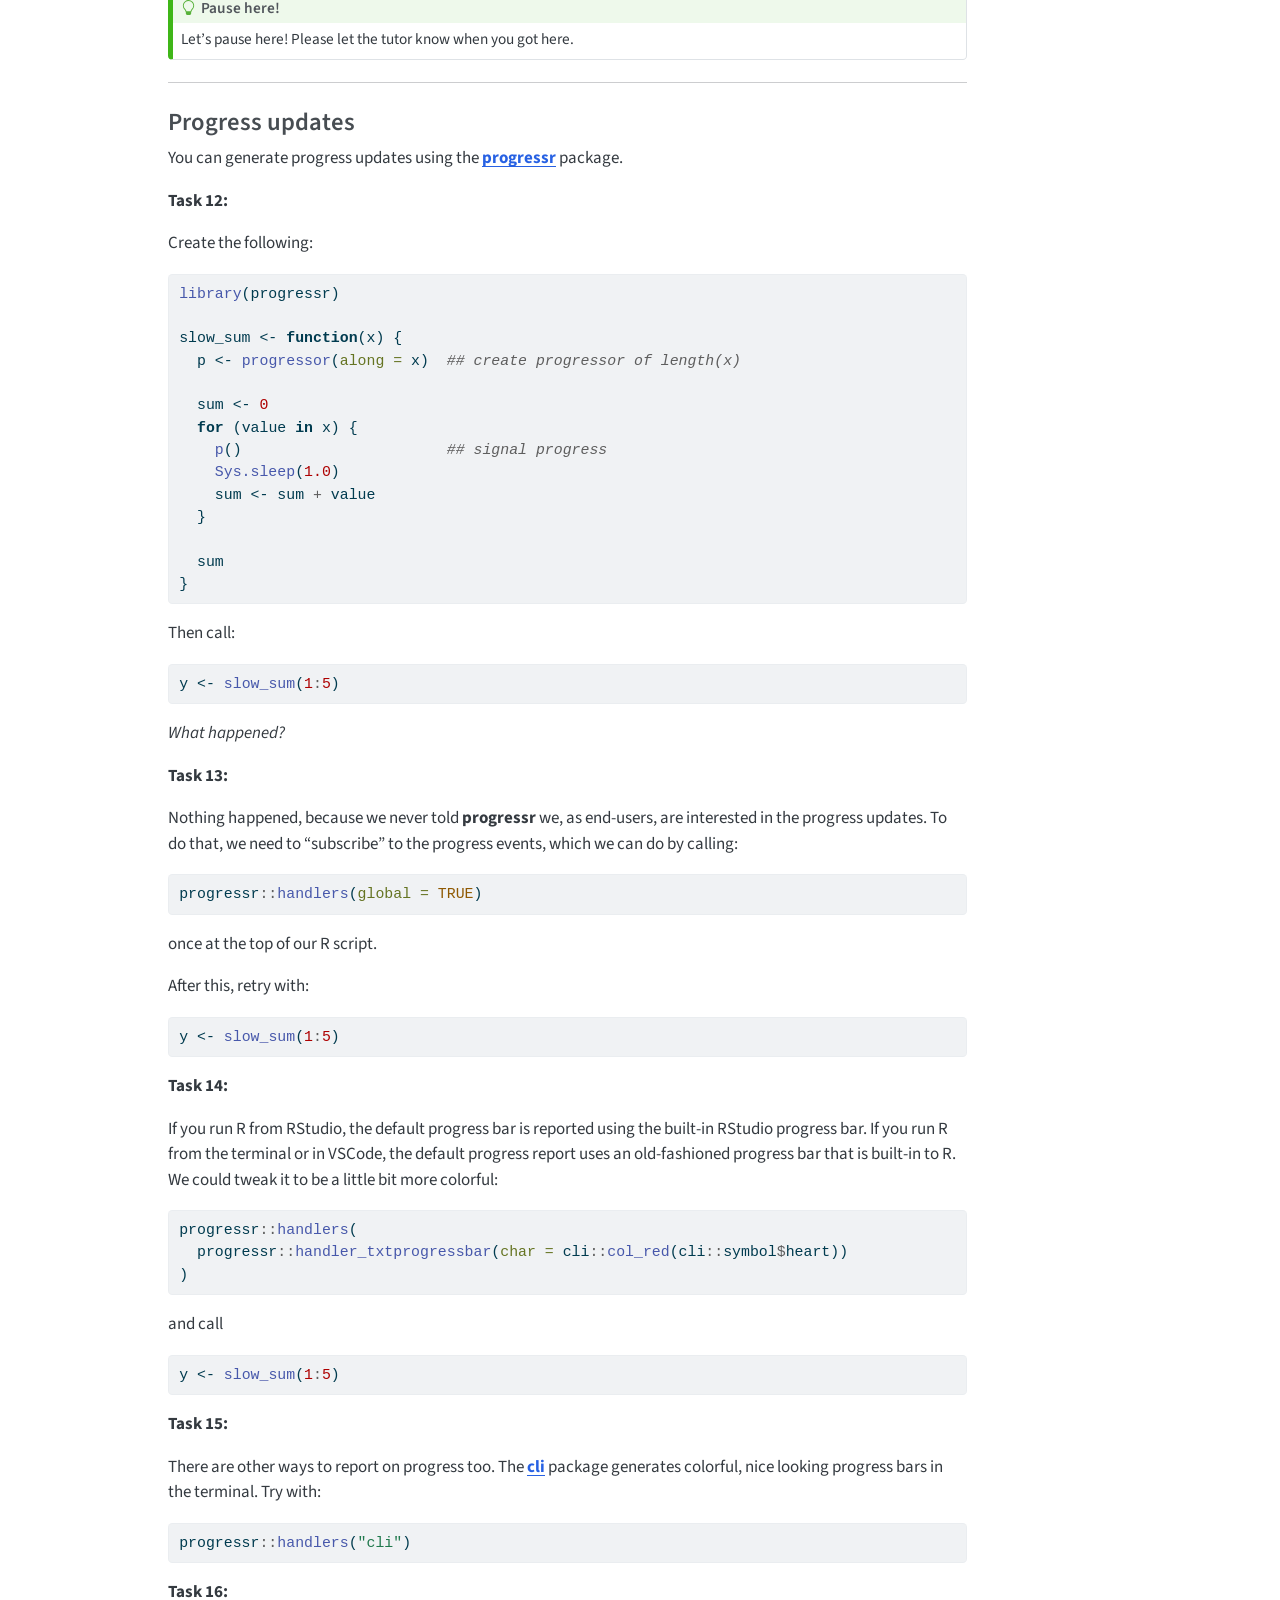
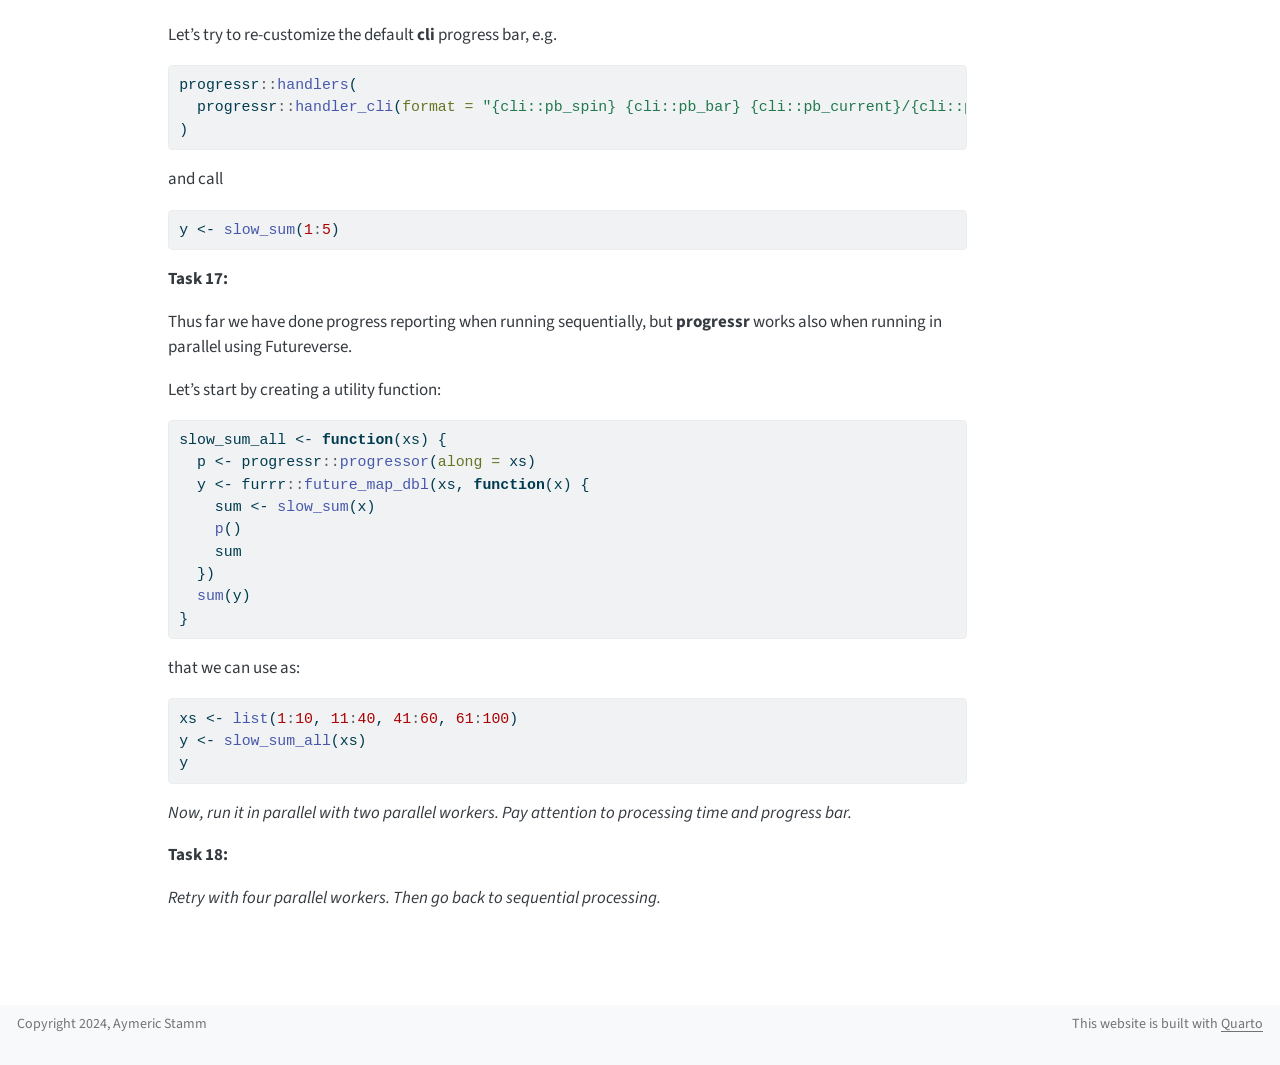
<file: lab2.html>
<!DOCTYPE html>
<html xmlns="http://www.w3.org/1999/xhtml" lang="en" xml:lang="en"><head>

<meta charset="utf-8">
<meta name="generator" content="quarto-1.5.57">

<meta name="viewport" content="width=device-width, initial-scale=1.0, user-scalable=yes">

<meta name="author" content="Henrik Bengtsson">
<meta name="description" content="Speed up your code through parallel computing">

<title>Lab: Futureverse 2 – futureverse</title>
<style>
code{white-space: pre-wrap;}
span.smallcaps{font-variant: small-caps;}
div.columns{display: flex; gap: min(4vw, 1.5em);}
div.column{flex: auto; overflow-x: auto;}
div.hanging-indent{margin-left: 1.5em; text-indent: -1.5em;}
ul.task-list{list-style: none;}
ul.task-list li input[type="checkbox"] {
  width: 0.8em;
  margin: 0 0.8em 0.2em -1em; /* quarto-specific, see https://github.com/quarto-dev/quarto-cli/issues/4556 */ 
  vertical-align: middle;
}
/* CSS for syntax highlighting */
pre > code.sourceCode { white-space: pre; position: relative; }
pre > code.sourceCode > span { line-height: 1.25; }
pre > code.sourceCode > span:empty { height: 1.2em; }
.sourceCode { overflow: visible; }
code.sourceCode > span { color: inherit; text-decoration: inherit; }
div.sourceCode { margin: 1em 0; }
pre.sourceCode { margin: 0; }
@media screen {
div.sourceCode { overflow: auto; }
}
@media print {
pre > code.sourceCode { white-space: pre-wrap; }
pre > code.sourceCode > span { display: inline-block; text-indent: -5em; padding-left: 5em; }
}
pre.numberSource code
  { counter-reset: source-line 0; }
pre.numberSource code > span
  { position: relative; left: -4em; counter-increment: source-line; }
pre.numberSource code > span > a:first-child::before
  { content: counter(source-line);
    position: relative; left: -1em; text-align: right; vertical-align: baseline;
    border: none; display: inline-block;
    -webkit-touch-callout: none; -webkit-user-select: none;
    -khtml-user-select: none; -moz-user-select: none;
    -ms-user-select: none; user-select: none;
    padding: 0 4px; width: 4em;
  }
pre.numberSource { margin-left: 3em;  padding-left: 4px; }
div.sourceCode
  {   }
@media screen {
pre > code.sourceCode > span > a:first-child::before { text-decoration: underline; }
}
</style>


<script src="site_libs/quarto-nav/quarto-nav.js"></script>
<script src="site_libs/quarto-nav/headroom.min.js"></script>
<script src="site_libs/clipboard/clipboard.min.js"></script>
<script src="site_libs/quarto-search/autocomplete.umd.js"></script>
<script src="site_libs/quarto-search/fuse.min.js"></script>
<script src="site_libs/quarto-search/quarto-search.js"></script>
<meta name="quarto:offset" content="./">
<script src="site_libs/quarto-html/quarto.js"></script>
<script src="site_libs/quarto-html/popper.min.js"></script>
<script src="site_libs/quarto-html/tippy.umd.min.js"></script>
<script src="site_libs/quarto-html/anchor.min.js"></script>
<link href="site_libs/quarto-html/tippy.css" rel="stylesheet">
<link href="site_libs/quarto-html/quarto-syntax-highlighting.css" rel="stylesheet" id="quarto-text-highlighting-styles">
<script src="site_libs/bootstrap/bootstrap.min.js"></script>
<link href="site_libs/bootstrap/bootstrap-icons.css" rel="stylesheet">
<link href="site_libs/bootstrap/bootstrap.min.css" rel="stylesheet" id="quarto-bootstrap" data-mode="light">
<script id="quarto-search-options" type="application/json">{
  "location": "navbar",
  "copy-button": false,
  "collapse-after": 3,
  "panel-placement": "end",
  "type": "overlay",
  "limit": 50,
  "keyboard-shortcut": [
    "f",
    "/",
    "s"
  ],
  "language": {
    "search-no-results-text": "No results",
    "search-matching-documents-text": "matching documents",
    "search-copy-link-title": "Copy link to search",
    "search-hide-matches-text": "Hide additional matches",
    "search-more-match-text": "more match in this document",
    "search-more-matches-text": "more matches in this document",
    "search-clear-button-title": "Clear",
    "search-text-placeholder": "",
    "search-detached-cancel-button-title": "Cancel",
    "search-submit-button-title": "Submit",
    "search-label": "Search"
  }
}</script>


<link rel="stylesheet" href="styles.css">
</head>

<body class="nav-fixed">

<div id="quarto-search-results"></div>
  <header id="quarto-header" class="headroom fixed-top">
    <nav class="navbar navbar-expand-lg " data-bs-theme="dark">
      <div class="navbar-container container-fluid">
      <div class="navbar-brand-container mx-auto">
    <a href="./index.html" class="navbar-brand navbar-brand-logo">
    <img src="./logo-futureverse.png" alt="" class="navbar-logo">
    </a>
    <a class="navbar-brand" href="./index.html">
    <span class="navbar-title">futureverse</span>
    </a>
  </div>
            <div id="quarto-search" class="" title="Search"></div>
          <button class="navbar-toggler" type="button" data-bs-toggle="collapse" data-bs-target="#navbarCollapse" aria-controls="navbarCollapse" role="menu" aria-expanded="false" aria-label="Toggle navigation" onclick="if (window.quartoToggleHeadroom) { window.quartoToggleHeadroom(); }">
  <span class="navbar-toggler-icon"></span>
</button>
          <div class="collapse navbar-collapse" id="navbarCollapse">
            <ul class="navbar-nav navbar-nav-scroll me-auto">
  <li class="nav-item dropdown ">
    <a class="nav-link dropdown-toggle" href="#" id="nav-menu-part-1" role="link" data-bs-toggle="dropdown" aria-expanded="false">
 <span class="menu-text">Part 1</span>
    </a>
    <ul class="dropdown-menu" aria-labelledby="nav-menu-part-1">    
        <li>
    <a class="dropdown-item" href="https://docs.google.com/presentation/d/1P3gHm26OPbN4Ftnr_QHw_FmHgDVtOWcC64yIWx63KtY/edit?usp=sharing">
 <span class="dropdown-text">Slides Part 1 (online)</span></a>
  </li>  
        <li>
    <a class="dropdown-item" href="./lab1.html">
 <span class="dropdown-text">Lab 1</span></a>
  </li>  
    </ul>
  </li>
  <li class="nav-item dropdown ">
    <a class="nav-link dropdown-toggle" href="#" id="nav-menu-part-2" role="link" data-bs-toggle="dropdown" aria-expanded="false">
 <span class="menu-text">Part 2</span>
    </a>
    <ul class="dropdown-menu" aria-labelledby="nav-menu-part-2">    
        <li>
    <a class="dropdown-item" href="https://docs.google.com/presentation/d/1RN1ru9-HoOKsIjORZECFmDvzWbpVn0ZsyQDl3X37fbU/edit?usp=sharing">
 <span class="dropdown-text">Slides Part 2 (online)</span></a>
  </li>  
        <li>
    <a class="dropdown-item" href="./lab2.html">
 <span class="dropdown-text">Lab 2</span></a>
  </li>  
    </ul>
  </li>
  <li class="nav-item">
    <a class="nav-link" href="./lab/hausdorff_dist.html"> 
<span class="menu-text">Case Study</span></a>
  </li>  
  <li class="nav-item">
    <a class="nav-link" href="./futureverse-faq.html"> 
<span class="menu-text">FAQ</span></a>
  </li>  
</ul>
            <ul class="navbar-nav navbar-nav-scroll ms-auto">
  <li class="nav-item compact">
    <a class="nav-link" href="https://github.com/astamm/anf-rhpc-futureverse/"> <i class="bi bi-github" role="img">
</i> 
<span class="menu-text"></span></a>
  </li>  
</ul>
          </div> <!-- /navcollapse -->
            <div class="quarto-navbar-tools">
</div>
      </div> <!-- /container-fluid -->
    </nav>
</header>
<!-- content -->
<div id="quarto-content" class="quarto-container page-columns page-rows-contents page-layout-article page-navbar">
<!-- sidebar -->
<!-- margin-sidebar -->
    <div id="quarto-margin-sidebar" class="sidebar margin-sidebar">
        <nav id="TOC" role="doc-toc" class="toc-active">
    <h2 id="toc-title">On this page</h2>
   
  <ul>
  <li><a href="#setup" id="toc-setup" class="nav-link active" data-scroll-target="#setup">Setup</a></li>
  <li><a href="#exercises" id="toc-exercises" class="nav-link" data-scroll-target="#exercises">Exercises</a>
  <ul class="collapse">
  <li><a href="#recap-from-lab-1" id="toc-recap-from-lab-1" class="nav-link" data-scroll-target="#recap-from-lab-1">Recap from Lab 1</a></li>
  <li><a href="#parallel-versions-of-purrrmap" id="toc-parallel-versions-of-purrrmap" class="nav-link" data-scroll-target="#parallel-versions-of-purrrmap">Parallel versions of purrr::map()</a></li>
  <li><a href="#things-that-are-problematic" id="toc-things-that-are-problematic" class="nav-link" data-scroll-target="#things-that-are-problematic">Things that are problematic</a></li>
  <li><a href="#errors-and-parallel-processing" id="toc-errors-and-parallel-processing" class="nav-link" data-scroll-target="#errors-and-parallel-processing">Errors and parallel processing</a></li>
  <li><a href="#warnings-and-parallel-processing" id="toc-warnings-and-parallel-processing" class="nav-link" data-scroll-target="#warnings-and-parallel-processing">Warnings and parallel processing</a></li>
  <li><a href="#progress-updates" id="toc-progress-updates" class="nav-link" data-scroll-target="#progress-updates">Progress updates</a></li>
  </ul></li>
  </ul>
<div class="toc-actions"><ul><li><a href="https://github.com/astamm/anf-rhpc-futureverse/edit/main/lab2.qmd" class="toc-action"><i class="bi bi-github"></i>Edit this page</a></li><li><a href="https://github.com/astamm/anf-rhpc-futureverse/blob/main/lab2.qmd" class="toc-action"><i class="bi empty"></i>View source</a></li><li><a href="https://github.com/astamm/anf-rhpc-futureverse/issues/new" class="toc-action"><i class="bi empty"></i>Report an issue</a></li></ul></div></nav>
    </div>
<!-- main -->
<main class="content" id="quarto-document-content">

<header id="title-block-header" class="quarto-title-block default">
<div class="quarto-title">
<h1 class="title">Lab: Futureverse 2</h1>
</div>

<div>
  <div class="description">
    Speed up your code through parallel computing
  </div>
</div>


<div class="quarto-title-meta">

    <div>
    <div class="quarto-title-meta-heading">Author</div>
    <div class="quarto-title-meta-contents">
             <p>Henrik Bengtsson </p>
          </div>
  </div>
    
  
    
  </div>
  


</header>


<div class="callout callout-style-default callout-note callout-titled">
<div class="callout-header d-flex align-content-center">
<div class="callout-icon-container">
<i class="callout-icon"></i>
</div>
<div class="callout-title-container flex-fill">
Note
</div>
</div>
<div class="callout-body-container callout-body">
<p>This is the second of two parallelization labs. It will take you through <strong><a href="https://www.futureverse.org/">Futureverse</a></strong> functions that you and others are likely to use to parallelize R code. We will cover the <strong>future.apply</strong> package, <strong>furrr</strong> package, and <strong>foreach</strong> with the <strong>doFuture</strong> package. <em>In your R career, you can pick whichever you prefer - they are all equally good.</em></p>
<p>You are highly encouraged to test things out yourself and tweak things to figure out how these methods behave.</p>
<p>Slides: <em>You’ll find the slides in the menus above.</em></p>
</div>
</div>
<section id="setup" class="level2">
<h2 class="anchored" data-anchor-id="setup">Setup</h2>
<p>It is assumed that you have already installed common Futureverse packages in Lab 1. In this second part, we will use a not-so-slow-but-still-slow version of <code>slow_sum()</code>;</p>
<div class="cell">
<div class="sourceCode cell-code" id="cb1"><pre class="sourceCode r code-with-copy"><code class="sourceCode r"><span id="cb1-1"><a href="#cb1-1" aria-hidden="true" tabindex="-1"></a><span class="fu">library</span>(future)</span>
<span id="cb1-2"><a href="#cb1-2" aria-hidden="true" tabindex="-1"></a><span class="fu">library</span>(progressr)</span>
<span id="cb1-3"><a href="#cb1-3" aria-hidden="true" tabindex="-1"></a></span>
<span id="cb1-4"><a href="#cb1-4" aria-hidden="true" tabindex="-1"></a>slow_sum <span class="ot">&lt;-</span> <span class="cf">function</span>(x) {</span>
<span id="cb1-5"><a href="#cb1-5" aria-hidden="true" tabindex="-1"></a>  sum <span class="ot">&lt;-</span> <span class="dv">0</span></span>
<span id="cb1-6"><a href="#cb1-6" aria-hidden="true" tabindex="-1"></a>  <span class="cf">for</span> (value <span class="cf">in</span> x) {</span>
<span id="cb1-7"><a href="#cb1-7" aria-hidden="true" tabindex="-1"></a>    <span class="fu">Sys.sleep</span>(<span class="fl">0.1</span>)     <span class="do">## 0.1 second slowdown per value</span></span>
<span id="cb1-8"><a href="#cb1-8" aria-hidden="true" tabindex="-1"></a>    sum <span class="ot">&lt;-</span> sum <span class="sc">+</span> value</span>
<span id="cb1-9"><a href="#cb1-9" aria-hidden="true" tabindex="-1"></a>  }</span>
<span id="cb1-10"><a href="#cb1-10" aria-hidden="true" tabindex="-1"></a>  sum</span>
<span id="cb1-11"><a href="#cb1-11" aria-hidden="true" tabindex="-1"></a>}</span></code><button title="Copy to Clipboard" class="code-copy-button"><i class="bi"></i></button></pre></div>
</div>
</section>
<section id="exercises" class="level2">
<h2 class="anchored" data-anchor-id="exercises">Exercises</h2>
<section id="recap-from-lab-1" class="level3">
<h3 class="anchored" data-anchor-id="recap-from-lab-1">Recap from Lab 1</h3>
<p>In the first part - Lab 1 - we learned about the <code>future()</code> and <code>value()</code> functions part of the <strong><a href="https://future.futureverse.org/">future</a></strong> package. They allow us to run independent tasks like:</p>
<div class="cell">
<div class="sourceCode cell-code" id="cb2"><pre class="sourceCode r code-with-copy"><code class="sourceCode r"><span id="cb2-1"><a href="#cb2-1" aria-hidden="true" tabindex="-1"></a>xs <span class="ot">&lt;-</span> <span class="fu">list</span>(<span class="dv">1</span><span class="sc">:</span><span class="dv">25</span>, <span class="dv">26</span><span class="sc">:</span><span class="dv">50</span>, <span class="dv">51</span><span class="sc">:</span><span class="dv">75</span>, <span class="dv">76</span><span class="sc">:</span><span class="dv">100</span>)</span>
<span id="cb2-2"><a href="#cb2-2" aria-hidden="true" tabindex="-1"></a>a <span class="ot">&lt;-</span> <span class="fu">slow_sum</span>(xs[[<span class="dv">1</span>]])</span>
<span id="cb2-3"><a href="#cb2-3" aria-hidden="true" tabindex="-1"></a>b <span class="ot">&lt;-</span> <span class="fu">slow_sum</span>(xs[[<span class="dv">2</span>]])</span>
<span id="cb2-4"><a href="#cb2-4" aria-hidden="true" tabindex="-1"></a>c <span class="ot">&lt;-</span> <span class="fu">slow_sum</span>(xs[[<span class="dv">3</span>]])</span>
<span id="cb2-5"><a href="#cb2-5" aria-hidden="true" tabindex="-1"></a>d <span class="ot">&lt;-</span> <span class="fu">slow_sum</span>(xs[[<span class="dv">4</span>]])</span>
<span id="cb2-6"><a href="#cb2-6" aria-hidden="true" tabindex="-1"></a>y <span class="ot">&lt;-</span> a <span class="sc">+</span> b <span class="sc">+</span> c <span class="sc">+</span> d</span>
<span id="cb2-7"><a href="#cb2-7" aria-hidden="true" tabindex="-1"></a>y</span></code><button title="Copy to Clipboard" class="code-copy-button"><i class="bi"></i></button></pre></div>
<div class="cell-output cell-output-stdout">
<pre><code>[1] 5050</code></pre>
</div>
</div>
<p>in parallel. We learned how to do:</p>
<div class="cell">
<div class="sourceCode cell-code" id="cb4"><pre class="sourceCode r code-with-copy"><code class="sourceCode r"><span id="cb4-1"><a href="#cb4-1" aria-hidden="true" tabindex="-1"></a><span class="fu">library</span>(future)</span>
<span id="cb4-2"><a href="#cb4-2" aria-hidden="true" tabindex="-1"></a><span class="fu">plan</span>(multisession, <span class="at">workers =</span> <span class="dv">4</span>)</span>
<span id="cb4-3"><a href="#cb4-3" aria-hidden="true" tabindex="-1"></a></span>
<span id="cb4-4"><a href="#cb4-4" aria-hidden="true" tabindex="-1"></a>xs <span class="ot">&lt;-</span> <span class="fu">list</span>(<span class="dv">1</span><span class="sc">:</span><span class="dv">25</span>, <span class="dv">26</span><span class="sc">:</span><span class="dv">50</span>, <span class="dv">51</span><span class="sc">:</span><span class="dv">75</span>, <span class="dv">76</span><span class="sc">:</span><span class="dv">100</span>)</span>
<span id="cb4-5"><a href="#cb4-5" aria-hidden="true" tabindex="-1"></a>fa <span class="ot">&lt;-</span> <span class="fu">future</span>(<span class="fu">slow_sum</span>(xs[[<span class="dv">1</span>]]))</span>
<span id="cb4-6"><a href="#cb4-6" aria-hidden="true" tabindex="-1"></a>fb <span class="ot">&lt;-</span> <span class="fu">future</span>(<span class="fu">slow_sum</span>(xs[[<span class="dv">2</span>]]))</span>
<span id="cb4-7"><a href="#cb4-7" aria-hidden="true" tabindex="-1"></a>fc <span class="ot">&lt;-</span> <span class="fu">future</span>(<span class="fu">slow_sum</span>(xs[[<span class="dv">3</span>]]))</span>
<span id="cb4-8"><a href="#cb4-8" aria-hidden="true" tabindex="-1"></a>fd <span class="ot">&lt;-</span> <span class="fu">future</span>(<span class="fu">slow_sum</span>(xs[[<span class="dv">4</span>]]))</span>
<span id="cb4-9"><a href="#cb4-9" aria-hidden="true" tabindex="-1"></a>y <span class="ot">&lt;-</span> <span class="fu">value</span>(fa) <span class="sc">+</span> <span class="fu">value</span>(fb) <span class="sc">+</span> <span class="fu">value</span>(fc) <span class="sc">+</span> <span class="fu">value</span>(fd)</span>
<span id="cb4-10"><a href="#cb4-10" aria-hidden="true" tabindex="-1"></a>y</span></code><button title="Copy to Clipboard" class="code-copy-button"><i class="bi"></i></button></pre></div>
<div class="cell-output cell-output-stdout">
<pre><code>[1] 5050</code></pre>
</div>
</div>
<p>We then learned how to generalize this to a for-loop, by realizing we can do:</p>
<div class="cell">
<div class="sourceCode cell-code" id="cb6"><pre class="sourceCode r code-with-copy"><code class="sourceCode r"><span id="cb6-1"><a href="#cb6-1" aria-hidden="true" tabindex="-1"></a><span class="fu">library</span>(future)</span>
<span id="cb6-2"><a href="#cb6-2" aria-hidden="true" tabindex="-1"></a><span class="fu">plan</span>(multisession, <span class="at">workers =</span> <span class="dv">4</span>)</span>
<span id="cb6-3"><a href="#cb6-3" aria-hidden="true" tabindex="-1"></a></span>
<span id="cb6-4"><a href="#cb6-4" aria-hidden="true" tabindex="-1"></a>xs <span class="ot">&lt;-</span> <span class="fu">list</span>(<span class="dv">1</span><span class="sc">:</span><span class="dv">25</span>, <span class="dv">26</span><span class="sc">:</span><span class="dv">50</span>, <span class="dv">51</span><span class="sc">:</span><span class="dv">75</span>, <span class="dv">76</span><span class="sc">:</span><span class="dv">100</span>)</span>
<span id="cb6-5"><a href="#cb6-5" aria-hidden="true" tabindex="-1"></a></span>
<span id="cb6-6"><a href="#cb6-6" aria-hidden="true" tabindex="-1"></a>fs <span class="ot">&lt;-</span> <span class="fu">list</span>()</span>
<span id="cb6-7"><a href="#cb6-7" aria-hidden="true" tabindex="-1"></a>fs[[<span class="dv">1</span>]] <span class="ot">&lt;-</span> <span class="fu">future</span>(<span class="fu">slow_sum</span>(xs[[<span class="dv">1</span>]]))</span>
<span id="cb6-8"><a href="#cb6-8" aria-hidden="true" tabindex="-1"></a>fs[[<span class="dv">2</span>]] <span class="ot">&lt;-</span> <span class="fu">future</span>(<span class="fu">slow_sum</span>(xs[[<span class="dv">2</span>]]))</span>
<span id="cb6-9"><a href="#cb6-9" aria-hidden="true" tabindex="-1"></a>fs[[<span class="dv">3</span>]] <span class="ot">&lt;-</span> <span class="fu">future</span>(<span class="fu">slow_sum</span>(xs[[<span class="dv">3</span>]]))</span>
<span id="cb6-10"><a href="#cb6-10" aria-hidden="true" tabindex="-1"></a>fs[[<span class="dv">4</span>]] <span class="ot">&lt;-</span> <span class="fu">future</span>(<span class="fu">slow_sum</span>(xs[[<span class="dv">4</span>]]))</span>
<span id="cb6-11"><a href="#cb6-11" aria-hidden="true" tabindex="-1"></a></span>
<span id="cb6-12"><a href="#cb6-12" aria-hidden="true" tabindex="-1"></a>ys <span class="ot">&lt;-</span> <span class="fu">list</span>()</span>
<span id="cb6-13"><a href="#cb6-13" aria-hidden="true" tabindex="-1"></a>ys[[<span class="dv">1</span>]] <span class="ot">&lt;-</span> <span class="fu">value</span>(fs[[<span class="dv">1</span>]])</span>
<span id="cb6-14"><a href="#cb6-14" aria-hidden="true" tabindex="-1"></a>ys[[<span class="dv">2</span>]] <span class="ot">&lt;-</span> <span class="fu">value</span>(fs[[<span class="dv">2</span>]])</span>
<span id="cb6-15"><a href="#cb6-15" aria-hidden="true" tabindex="-1"></a>ys[[<span class="dv">3</span>]] <span class="ot">&lt;-</span> <span class="fu">value</span>(fs[[<span class="dv">3</span>]])</span>
<span id="cb6-16"><a href="#cb6-16" aria-hidden="true" tabindex="-1"></a>ys[[<span class="dv">4</span>]] <span class="ot">&lt;-</span> <span class="fu">value</span>(fs[[<span class="dv">4</span>]])</span>
<span id="cb6-17"><a href="#cb6-17" aria-hidden="true" tabindex="-1"></a></span>
<span id="cb6-18"><a href="#cb6-18" aria-hidden="true" tabindex="-1"></a>ys <span class="ot">&lt;-</span> <span class="fu">unlist</span>(ys)</span>
<span id="cb6-19"><a href="#cb6-19" aria-hidden="true" tabindex="-1"></a>y <span class="ot">&lt;-</span> <span class="fu">sum</span>(ys)</span>
<span id="cb6-20"><a href="#cb6-20" aria-hidden="true" tabindex="-1"></a>y</span></code><button title="Copy to Clipboard" class="code-copy-button"><i class="bi"></i></button></pre></div>
<div class="cell-output cell-output-stdout">
<pre><code>[1] 5050</code></pre>
</div>
</div>
<p>and then simplify as:</p>
<div class="cell">
<div class="sourceCode cell-code" id="cb8"><pre class="sourceCode r code-with-copy"><code class="sourceCode r"><span id="cb8-1"><a href="#cb8-1" aria-hidden="true" tabindex="-1"></a><span class="fu">library</span>(future)</span>
<span id="cb8-2"><a href="#cb8-2" aria-hidden="true" tabindex="-1"></a><span class="fu">plan</span>(multisession, <span class="at">workers =</span> <span class="dv">4</span>)</span>
<span id="cb8-3"><a href="#cb8-3" aria-hidden="true" tabindex="-1"></a></span>
<span id="cb8-4"><a href="#cb8-4" aria-hidden="true" tabindex="-1"></a>xs <span class="ot">&lt;-</span> <span class="fu">list</span>(<span class="dv">1</span><span class="sc">:</span><span class="dv">25</span>, <span class="dv">26</span><span class="sc">:</span><span class="dv">50</span>, <span class="dv">51</span><span class="sc">:</span><span class="dv">75</span>, <span class="dv">76</span><span class="sc">:</span><span class="dv">100</span>)</span>
<span id="cb8-5"><a href="#cb8-5" aria-hidden="true" tabindex="-1"></a></span>
<span id="cb8-6"><a href="#cb8-6" aria-hidden="true" tabindex="-1"></a>fs <span class="ot">&lt;-</span> <span class="fu">list</span>()</span>
<span id="cb8-7"><a href="#cb8-7" aria-hidden="true" tabindex="-1"></a><span class="cf">for</span> (ii <span class="cf">in</span> <span class="fu">seq_along</span>(xs)) {</span>
<span id="cb8-8"><a href="#cb8-8" aria-hidden="true" tabindex="-1"></a>  fs[[ii]] <span class="ot">&lt;-</span> <span class="fu">future</span>(<span class="fu">slow_sum</span>(xs[[ii]]))</span>
<span id="cb8-9"><a href="#cb8-9" aria-hidden="true" tabindex="-1"></a>}</span>
<span id="cb8-10"><a href="#cb8-10" aria-hidden="true" tabindex="-1"></a></span>
<span id="cb8-11"><a href="#cb8-11" aria-hidden="true" tabindex="-1"></a>ys <span class="ot">&lt;-</span> <span class="fu">list</span>()</span>
<span id="cb8-12"><a href="#cb8-12" aria-hidden="true" tabindex="-1"></a><span class="cf">for</span> (ii <span class="cf">in</span> <span class="fu">seq_along</span>(fs)) {</span>
<span id="cb8-13"><a href="#cb8-13" aria-hidden="true" tabindex="-1"></a>  ys[[ii]] <span class="ot">&lt;-</span> <span class="fu">value</span>(fs[[ii]])</span>
<span id="cb8-14"><a href="#cb8-14" aria-hidden="true" tabindex="-1"></a>}</span>
<span id="cb8-15"><a href="#cb8-15" aria-hidden="true" tabindex="-1"></a></span>
<span id="cb8-16"><a href="#cb8-16" aria-hidden="true" tabindex="-1"></a>ys <span class="ot">&lt;-</span> <span class="fu">unlist</span>(ys)</span>
<span id="cb8-17"><a href="#cb8-17" aria-hidden="true" tabindex="-1"></a>y <span class="ot">&lt;-</span> <span class="fu">sum</span>(ys)</span>
<span id="cb8-18"><a href="#cb8-18" aria-hidden="true" tabindex="-1"></a>y</span></code><button title="Copy to Clipboard" class="code-copy-button"><i class="bi"></i></button></pre></div>
<div class="cell-output cell-output-stdout">
<pre><code>[1] 5050</code></pre>
</div>
</div>
<p>We then got rid of the for-loops in the auxillary index <code>ii</code>, by using <code>lapply()</code>:</p>
<div class="cell">
<div class="sourceCode cell-code" id="cb10"><pre class="sourceCode r code-with-copy"><code class="sourceCode r"><span id="cb10-1"><a href="#cb10-1" aria-hidden="true" tabindex="-1"></a><span class="fu">library</span>(future)</span>
<span id="cb10-2"><a href="#cb10-2" aria-hidden="true" tabindex="-1"></a><span class="fu">plan</span>(multisession, <span class="at">workers =</span> <span class="dv">4</span>)</span>
<span id="cb10-3"><a href="#cb10-3" aria-hidden="true" tabindex="-1"></a></span>
<span id="cb10-4"><a href="#cb10-4" aria-hidden="true" tabindex="-1"></a>xs <span class="ot">&lt;-</span> <span class="fu">list</span>(<span class="dv">1</span><span class="sc">:</span><span class="dv">25</span>, <span class="dv">26</span><span class="sc">:</span><span class="dv">50</span>, <span class="dv">51</span><span class="sc">:</span><span class="dv">75</span>, <span class="dv">76</span><span class="sc">:</span><span class="dv">100</span>)</span>
<span id="cb10-5"><a href="#cb10-5" aria-hidden="true" tabindex="-1"></a></span>
<span id="cb10-6"><a href="#cb10-6" aria-hidden="true" tabindex="-1"></a>fs <span class="ot">&lt;-</span> <span class="fu">lapply</span>(xs, <span class="cf">function</span>(x) { <span class="fu">future</span>(<span class="fu">slow_sum</span>(x)) })</span>
<span id="cb10-7"><a href="#cb10-7" aria-hidden="true" tabindex="-1"></a>ys <span class="ot">&lt;-</span> <span class="fu">lapply</span>(fs, value)</span>
<span id="cb10-8"><a href="#cb10-8" aria-hidden="true" tabindex="-1"></a></span>
<span id="cb10-9"><a href="#cb10-9" aria-hidden="true" tabindex="-1"></a>ys <span class="ot">&lt;-</span> <span class="fu">unlist</span>(ys)</span>
<span id="cb10-10"><a href="#cb10-10" aria-hidden="true" tabindex="-1"></a>y <span class="ot">&lt;-</span> <span class="fu">sum</span>(ys)</span>
<span id="cb10-11"><a href="#cb10-11" aria-hidden="true" tabindex="-1"></a>y</span></code><button title="Copy to Clipboard" class="code-copy-button"><i class="bi"></i></button></pre></div>
<div class="cell-output cell-output-stdout">
<pre><code>[1] 5050</code></pre>
</div>
</div>
<p>Finally, we turned this into a utility function:</p>
<div class="cell">
<div class="sourceCode cell-code" id="cb12"><pre class="sourceCode r code-with-copy"><code class="sourceCode r"><span id="cb12-1"><a href="#cb12-1" aria-hidden="true" tabindex="-1"></a>parallel_lapply <span class="ot">&lt;-</span> <span class="cf">function</span>(X, FUN) {</span>
<span id="cb12-2"><a href="#cb12-2" aria-hidden="true" tabindex="-1"></a>  fs <span class="ot">&lt;-</span> <span class="fu">lapply</span>(X, <span class="cf">function</span>(x) {</span>
<span id="cb12-3"><a href="#cb12-3" aria-hidden="true" tabindex="-1"></a>    <span class="fu">future</span>(<span class="fu">FUN</span>(x))</span>
<span id="cb12-4"><a href="#cb12-4" aria-hidden="true" tabindex="-1"></a>  })</span>
<span id="cb12-5"><a href="#cb12-5" aria-hidden="true" tabindex="-1"></a>  <span class="fu">lapply</span>(fs, value)</span>
<span id="cb12-6"><a href="#cb12-6" aria-hidden="true" tabindex="-1"></a>}</span></code><button title="Copy to Clipboard" class="code-copy-button"><i class="bi"></i></button></pre></div>
</div>
<p>such that we can do:</p>
<div class="cell">
<div class="sourceCode cell-code" id="cb13"><pre class="sourceCode r code-with-copy"><code class="sourceCode r"><span id="cb13-1"><a href="#cb13-1" aria-hidden="true" tabindex="-1"></a><span class="fu">library</span>(future)</span>
<span id="cb13-2"><a href="#cb13-2" aria-hidden="true" tabindex="-1"></a><span class="fu">plan</span>(multisession, <span class="at">workers =</span> <span class="dv">4</span>)</span>
<span id="cb13-3"><a href="#cb13-3" aria-hidden="true" tabindex="-1"></a></span>
<span id="cb13-4"><a href="#cb13-4" aria-hidden="true" tabindex="-1"></a>xs <span class="ot">&lt;-</span> <span class="fu">list</span>(<span class="dv">1</span><span class="sc">:</span><span class="dv">25</span>, <span class="dv">26</span><span class="sc">:</span><span class="dv">50</span>, <span class="dv">51</span><span class="sc">:</span><span class="dv">75</span>, <span class="dv">76</span><span class="sc">:</span><span class="dv">100</span>)</span>
<span id="cb13-5"><a href="#cb13-5" aria-hidden="true" tabindex="-1"></a>ys <span class="ot">&lt;-</span> <span class="fu">parallel_lapply</span>(xs, slow_sum)</span>
<span id="cb13-6"><a href="#cb13-6" aria-hidden="true" tabindex="-1"></a>ys <span class="ot">&lt;-</span> <span class="fu">unlist</span>(ys)</span>
<span id="cb13-7"><a href="#cb13-7" aria-hidden="true" tabindex="-1"></a>y <span class="ot">&lt;-</span> <span class="fu">sum</span>(ys)</span>
<span id="cb13-8"><a href="#cb13-8" aria-hidden="true" tabindex="-1"></a>y</span></code><button title="Copy to Clipboard" class="code-copy-button"><i class="bi"></i></button></pre></div>
<div class="cell-output cell-output-stdout">
<pre><code>[1] 5050</code></pre>
</div>
</div>
</section>
<section id="parallel-versions-of-purrrmap" class="level3">
<h3 class="anchored" data-anchor-id="parallel-versions-of-purrrmap">Parallel versions of purrr::map()</h3>
<p><strong>Task 1:</strong></p>
<p>Write a <code>parallel_map()</code> function that emulates what the <code>map()</code> function of the <strong><a href="https://purrr.tidyverse.org/">purrr</a></strong> package does, while at the same time running in parallel using futures. We want to create a parallel version of:</p>
<div class="cell">
<div class="sourceCode cell-code" id="cb15"><pre class="sourceCode r code-with-copy"><code class="sourceCode r"><span id="cb15-1"><a href="#cb15-1" aria-hidden="true" tabindex="-1"></a><span class="fu">library</span>(purrr)</span>
<span id="cb15-2"><a href="#cb15-2" aria-hidden="true" tabindex="-1"></a>xs <span class="ot">&lt;-</span> <span class="fu">list</span>(<span class="dv">1</span><span class="sc">:</span><span class="dv">25</span>, <span class="dv">26</span><span class="sc">:</span><span class="dv">50</span>, <span class="dv">51</span><span class="sc">:</span><span class="dv">75</span>, <span class="dv">76</span><span class="sc">:</span><span class="dv">100</span>)</span>
<span id="cb15-3"><a href="#cb15-3" aria-hidden="true" tabindex="-1"></a>ys <span class="ot">&lt;-</span> <span class="fu">map</span>(xs, slow_sum)</span>
<span id="cb15-4"><a href="#cb15-4" aria-hidden="true" tabindex="-1"></a>ys <span class="ot">&lt;-</span> <span class="fu">unlist</span>(ys)</span>
<span id="cb15-5"><a href="#cb15-5" aria-hidden="true" tabindex="-1"></a>y <span class="ot">&lt;-</span> <span class="fu">sum</span>(ys)</span>
<span id="cb15-6"><a href="#cb15-6" aria-hidden="true" tabindex="-1"></a>y</span></code><button title="Copy to Clipboard" class="code-copy-button"><i class="bi"></i></button></pre></div>
<div class="cell-output cell-output-stdout">
<pre><code>[1] 5050</code></pre>
</div>
</div>
<p>We want to use the same argument names as <a href="https://purrr.tidyverse.org/reference/map.html"><code>map()</code></a>;</p>
<div class="cell">
<div class="sourceCode cell-code" id="cb17"><pre class="sourceCode r code-with-copy"><code class="sourceCode r"><span id="cb17-1"><a href="#cb17-1" aria-hidden="true" tabindex="-1"></a><span class="fu">args</span>(map)</span></code><button title="Copy to Clipboard" class="code-copy-button"><i class="bi"></i></button></pre></div>
<div class="cell-output cell-output-stdout">
<pre><code>function (.x, .f, ..., .progress = FALSE) 
NULL</code></pre>
</div>
</div>
<p>so that users of our <code>parallel_map()</code> will feel at home. For simplicity, you can ignore arguments <code>...</code> and <code>.progress</code>. So, let’s create a function:</p>
<div class="cell">
<div class="sourceCode cell-code" id="cb19"><pre class="sourceCode r code-with-copy"><code class="sourceCode r"><span id="cb19-1"><a href="#cb19-1" aria-hidden="true" tabindex="-1"></a>parallel_map <span class="ot">&lt;-</span> <span class="cf">function</span>(.x, .f) {</span>
<span id="cb19-2"><a href="#cb19-2" aria-hidden="true" tabindex="-1"></a>  <span class="do">## something here</span></span>
<span id="cb19-3"><a href="#cb19-3" aria-hidden="true" tabindex="-1"></a>}</span></code><button title="Copy to Clipboard" class="code-copy-button"><i class="bi"></i></button></pre></div>
</div>
<p>I recommend that you modify the existing <code>parallel_lapply()</code>. Verify that it works with:</p>
<div class="cell">
<div class="sourceCode cell-code" id="cb20"><pre class="sourceCode r code-with-copy"><code class="sourceCode r"><span id="cb20-1"><a href="#cb20-1" aria-hidden="true" tabindex="-1"></a><span class="fu">library</span>(future)</span>
<span id="cb20-2"><a href="#cb20-2" aria-hidden="true" tabindex="-1"></a><span class="fu">plan</span>(multisession, <span class="at">workers =</span> <span class="dv">4</span>)</span>
<span id="cb20-3"><a href="#cb20-3" aria-hidden="true" tabindex="-1"></a></span>
<span id="cb20-4"><a href="#cb20-4" aria-hidden="true" tabindex="-1"></a>xs <span class="ot">&lt;-</span> <span class="fu">list</span>(<span class="dv">1</span><span class="sc">:</span><span class="dv">25</span>, <span class="dv">26</span><span class="sc">:</span><span class="dv">50</span>, <span class="dv">51</span><span class="sc">:</span><span class="dv">75</span>, <span class="dv">76</span><span class="sc">:</span><span class="dv">100</span>)</span>
<span id="cb20-5"><a href="#cb20-5" aria-hidden="true" tabindex="-1"></a>ys <span class="ot">&lt;-</span> <span class="fu">parallel_map</span>(xs, slow_sum)</span>
<span id="cb20-6"><a href="#cb20-6" aria-hidden="true" tabindex="-1"></a>ys <span class="ot">&lt;-</span> <span class="fu">unlist</span>(ys)</span>
<span id="cb20-7"><a href="#cb20-7" aria-hidden="true" tabindex="-1"></a>y <span class="ot">&lt;-</span> <span class="fu">sum</span>(ys)</span>
<span id="cb20-8"><a href="#cb20-8" aria-hidden="true" tabindex="-1"></a>y</span></code><button title="Copy to Clipboard" class="code-copy-button"><i class="bi"></i></button></pre></div>
</div>
<details>
<summary>
Solution
</summary>
<div class="cell">
<div class="sourceCode cell-code" id="cb21"><pre class="sourceCode r code-with-copy"><code class="sourceCode r"><span id="cb21-1"><a href="#cb21-1" aria-hidden="true" tabindex="-1"></a><span class="fu">library</span>(purrr)</span>
<span id="cb21-2"><a href="#cb21-2" aria-hidden="true" tabindex="-1"></a></span>
<span id="cb21-3"><a href="#cb21-3" aria-hidden="true" tabindex="-1"></a>parallel_map <span class="ot">&lt;-</span> <span class="cf">function</span>(.x, .f) {</span>
<span id="cb21-4"><a href="#cb21-4" aria-hidden="true" tabindex="-1"></a>  fs <span class="ot">&lt;-</span> <span class="fu">map</span>(.x, <span class="cf">function</span>(x) {</span>
<span id="cb21-5"><a href="#cb21-5" aria-hidden="true" tabindex="-1"></a>    <span class="fu">future</span>(<span class="fu">.f</span>(x))</span>
<span id="cb21-6"><a href="#cb21-6" aria-hidden="true" tabindex="-1"></a>  })</span>
<span id="cb21-7"><a href="#cb21-7" aria-hidden="true" tabindex="-1"></a>  <span class="fu">map</span>(fs, value)</span>
<span id="cb21-8"><a href="#cb21-8" aria-hidden="true" tabindex="-1"></a>}</span></code><button title="Copy to Clipboard" class="code-copy-button"><i class="bi"></i></button></pre></div>
</div>
</details>
<p><strong>Task 2:</strong></p>
<p>Just like <code>lapply()</code> and <code>map()</code> return list, <code>parallel_lapply()</code> and <code>parallel_map()</code> return lists. But, as in our example, it’s common that one wants the <em>atomic vector</em> version of it, which is why we do:</p>
<div class="cell">
<div class="sourceCode cell-code" id="cb22"><pre class="sourceCode r code-with-copy"><code class="sourceCode r"><span id="cb22-1"><a href="#cb22-1" aria-hidden="true" tabindex="-1"></a>ys <span class="ot">&lt;-</span> <span class="fu">unlist</span>(ys)</span>
<span id="cb22-2"><a href="#cb22-2" aria-hidden="true" tabindex="-1"></a>ys</span></code><button title="Copy to Clipboard" class="code-copy-button"><i class="bi"></i></button></pre></div>
<div class="cell-output cell-output-stdout">
<pre><code>[1]  325  950 1575 2200</code></pre>
</div>
</div>
<p>Having to call this each time is tedious and adds friction and noise to our code. When not parallelizing, we can use <strong>purrr</strong>’s <code>map_dbl()</code> to achieve the same in a one go;</p>
<div class="cell">
<div class="sourceCode cell-code" id="cb24"><pre class="sourceCode r code-with-copy"><code class="sourceCode r"><span id="cb24-1"><a href="#cb24-1" aria-hidden="true" tabindex="-1"></a><span class="fu">library</span>(purrr)</span>
<span id="cb24-2"><a href="#cb24-2" aria-hidden="true" tabindex="-1"></a>xs <span class="ot">&lt;-</span> <span class="fu">list</span>(<span class="dv">1</span><span class="sc">:</span><span class="dv">25</span>, <span class="dv">26</span><span class="sc">:</span><span class="dv">50</span>, <span class="dv">51</span><span class="sc">:</span><span class="dv">75</span>, <span class="dv">76</span><span class="sc">:</span><span class="dv">100</span>)</span>
<span id="cb24-3"><a href="#cb24-3" aria-hidden="true" tabindex="-1"></a>ys <span class="ot">&lt;-</span> <span class="fu">map_dbl</span>(xs, slow_sum)</span>
<span id="cb24-4"><a href="#cb24-4" aria-hidden="true" tabindex="-1"></a>y <span class="ot">&lt;-</span> <span class="fu">sum</span>(ys)</span>
<span id="cb24-5"><a href="#cb24-5" aria-hidden="true" tabindex="-1"></a>y</span></code><button title="Copy to Clipboard" class="code-copy-button"><i class="bi"></i></button></pre></div>
<div class="cell-output cell-output-stdout">
<pre><code>[1] 5050</code></pre>
</div>
</div>
<p>Write your own <code>parallel_map_dbl()</code> that achieves the same, but via futures, so that you can run:</p>
<div class="cell">
<div class="sourceCode cell-code" id="cb26"><pre class="sourceCode r code-with-copy"><code class="sourceCode r"><span id="cb26-1"><a href="#cb26-1" aria-hidden="true" tabindex="-1"></a><span class="fu">library</span>(purrr)</span>
<span id="cb26-2"><a href="#cb26-2" aria-hidden="true" tabindex="-1"></a>xs <span class="ot">&lt;-</span> <span class="fu">list</span>(<span class="dv">1</span><span class="sc">:</span><span class="dv">25</span>, <span class="dv">26</span><span class="sc">:</span><span class="dv">50</span>, <span class="dv">51</span><span class="sc">:</span><span class="dv">75</span>, <span class="dv">76</span><span class="sc">:</span><span class="dv">100</span>)</span>
<span id="cb26-3"><a href="#cb26-3" aria-hidden="true" tabindex="-1"></a>ys <span class="ot">&lt;-</span> <span class="fu">parallel_map_dbl</span>(xs, slow_sum)</span>
<span id="cb26-4"><a href="#cb26-4" aria-hidden="true" tabindex="-1"></a>y <span class="ot">&lt;-</span> <span class="fu">sum</span>(ys)</span>
<span id="cb26-5"><a href="#cb26-5" aria-hidden="true" tabindex="-1"></a>y</span></code><button title="Copy to Clipboard" class="code-copy-button"><i class="bi"></i></button></pre></div>
</div>
<p><em>Hint: Don’t use <code>unlist()</code> - instead make use of <code>map_dbl()</code>. But think carefully where in your function you want to use <code>map_dbl()</code>.</em></p>
<details>
<summary>
Solution
</summary>
<div class="cell">
<div class="sourceCode cell-code" id="cb27"><pre class="sourceCode r code-with-copy"><code class="sourceCode r"><span id="cb27-1"><a href="#cb27-1" aria-hidden="true" tabindex="-1"></a><span class="fu">library</span>(purrr)</span>
<span id="cb27-2"><a href="#cb27-2" aria-hidden="true" tabindex="-1"></a></span>
<span id="cb27-3"><a href="#cb27-3" aria-hidden="true" tabindex="-1"></a>parallel_map_dbl <span class="ot">&lt;-</span> <span class="cf">function</span>(.x, .f) {</span>
<span id="cb27-4"><a href="#cb27-4" aria-hidden="true" tabindex="-1"></a>  fs <span class="ot">&lt;-</span> <span class="fu">map</span>(.x, <span class="cf">function</span>(x) {</span>
<span id="cb27-5"><a href="#cb27-5" aria-hidden="true" tabindex="-1"></a>    <span class="fu">future</span>(<span class="fu">.f</span>(x))</span>
<span id="cb27-6"><a href="#cb27-6" aria-hidden="true" tabindex="-1"></a>  })</span>
<span id="cb27-7"><a href="#cb27-7" aria-hidden="true" tabindex="-1"></a>  <span class="fu">map_dbl</span>(fs, value)</span>
<span id="cb27-8"><a href="#cb27-8" aria-hidden="true" tabindex="-1"></a>}</span></code><button title="Copy to Clipboard" class="code-copy-button"><i class="bi"></i></button></pre></div>
</div>
</details>
<p>By now, you probably have one <code>map()</code> and one <code>map_dbl()</code> inside your function. It is helpful to point out that it is the <code>map_dbl()</code> one that makes <code>parallel_map_dbl()</code> emulate what <code>purrr::map_dbl()</code> does. The other <code>map()</code> is just used to create our futures and put them in a list. We could equally well use <code>lapply()</code> for that. We could even use a for loop as we used in Lab 1. Because of this, all of the following alternative solutions work equally well:</p>
<details>
<summary>
Solution 1
</summary>
<div class="cell">
<div class="sourceCode cell-code" id="cb28"><pre class="sourceCode r code-with-copy"><code class="sourceCode r"><span id="cb28-1"><a href="#cb28-1" aria-hidden="true" tabindex="-1"></a>parallel_map_dbl <span class="ot">&lt;-</span> <span class="cf">function</span>(.x, .f) {</span>
<span id="cb28-2"><a href="#cb28-2" aria-hidden="true" tabindex="-1"></a>  fs <span class="ot">&lt;-</span> purrr<span class="sc">::</span><span class="fu">map</span>(.x, <span class="cf">function</span>(x) {</span>
<span id="cb28-3"><a href="#cb28-3" aria-hidden="true" tabindex="-1"></a>    <span class="fu">future</span>(<span class="fu">.f</span>(x))</span>
<span id="cb28-4"><a href="#cb28-4" aria-hidden="true" tabindex="-1"></a>  })</span>
<span id="cb28-5"><a href="#cb28-5" aria-hidden="true" tabindex="-1"></a>  purrr<span class="sc">::</span><span class="fu">map_dbl</span>(fs, value)</span>
<span id="cb28-6"><a href="#cb28-6" aria-hidden="true" tabindex="-1"></a>}</span></code><button title="Copy to Clipboard" class="code-copy-button"><i class="bi"></i></button></pre></div>
</div>
</details>
<details>
<summary>
Solution 2
</summary>
<div class="cell">
<div class="sourceCode cell-code" id="cb29"><pre class="sourceCode r code-with-copy"><code class="sourceCode r"><span id="cb29-1"><a href="#cb29-1" aria-hidden="true" tabindex="-1"></a>parallel_map_dbl <span class="ot">&lt;-</span> <span class="cf">function</span>(.x, .f) {</span>
<span id="cb29-2"><a href="#cb29-2" aria-hidden="true" tabindex="-1"></a>  fs <span class="ot">&lt;-</span> <span class="fu">lapply</span>(.x, <span class="cf">function</span>(x) {</span>
<span id="cb29-3"><a href="#cb29-3" aria-hidden="true" tabindex="-1"></a>    <span class="fu">future</span>(<span class="fu">.f</span>(x))</span>
<span id="cb29-4"><a href="#cb29-4" aria-hidden="true" tabindex="-1"></a>  })</span>
<span id="cb29-5"><a href="#cb29-5" aria-hidden="true" tabindex="-1"></a>  purrr<span class="sc">::</span><span class="fu">map_dbl</span>(fs, value)</span>
<span id="cb29-6"><a href="#cb29-6" aria-hidden="true" tabindex="-1"></a>}</span></code><button title="Copy to Clipboard" class="code-copy-button"><i class="bi"></i></button></pre></div>
</div>
</details>
<details>
<summary>
Solution 3
</summary>
<div class="cell">
<div class="sourceCode cell-code" id="cb30"><pre class="sourceCode r code-with-copy"><code class="sourceCode r"><span id="cb30-1"><a href="#cb30-1" aria-hidden="true" tabindex="-1"></a>parallel_map_dbl <span class="ot">&lt;-</span> <span class="cf">function</span>(.x, .f) {</span>
<span id="cb30-2"><a href="#cb30-2" aria-hidden="true" tabindex="-1"></a>  fs <span class="ot">&lt;-</span> <span class="fu">list</span>()</span>
<span id="cb30-3"><a href="#cb30-3" aria-hidden="true" tabindex="-1"></a>  <span class="cf">for</span> (ii <span class="cf">in</span> <span class="fu">seq_along</span>(X)) {</span>
<span id="cb30-4"><a href="#cb30-4" aria-hidden="true" tabindex="-1"></a>    x <span class="ot">&lt;-</span> .x[[ii]]</span>
<span id="cb30-5"><a href="#cb30-5" aria-hidden="true" tabindex="-1"></a>    fs[[ii]] <span class="ot">&lt;-</span> <span class="fu">future</span>(<span class="fu">.f</span>(x))</span>
<span id="cb30-6"><a href="#cb30-6" aria-hidden="true" tabindex="-1"></a>  }</span>
<span id="cb30-7"><a href="#cb30-7" aria-hidden="true" tabindex="-1"></a>  purrr<span class="sc">::</span><span class="fu">map_dbl</span>(fs, value)</span>
<span id="cb30-8"><a href="#cb30-8" aria-hidden="true" tabindex="-1"></a>}</span></code><button title="Copy to Clipboard" class="code-copy-button"><i class="bi"></i></button></pre></div>
</div>
</details>
</section>
<section id="things-that-are-problematic" class="level3">
<h3 class="anchored" data-anchor-id="things-that-are-problematic">Things that are problematic</h3>
<p><strong>Task 3:</strong></p>
<p>Run the following:</p>
<div class="cell">
<div class="sourceCode cell-code" id="cb31"><pre class="sourceCode r code-with-copy"><code class="sourceCode r"><span id="cb31-1"><a href="#cb31-1" aria-hidden="true" tabindex="-1"></a>xs <span class="ot">&lt;-</span> <span class="fu">list</span>(<span class="dv">1</span><span class="sc">:</span><span class="dv">25</span>, <span class="dv">26</span><span class="sc">:</span><span class="dv">50</span>, <span class="dv">51</span><span class="sc">:</span><span class="dv">75</span>, <span class="dv">76</span><span class="sc">:</span><span class="dv">100</span>)</span>
<span id="cb31-2"><a href="#cb31-2" aria-hidden="true" tabindex="-1"></a>ys <span class="ot">&lt;-</span> <span class="fu">list</span>()</span>
<span id="cb31-3"><a href="#cb31-3" aria-hidden="true" tabindex="-1"></a>purrr<span class="sc">::</span><span class="fu">map</span>(<span class="fu">seq_along</span>(xs), <span class="cf">function</span>(ii) {</span>
<span id="cb31-4"><a href="#cb31-4" aria-hidden="true" tabindex="-1"></a>  ys[[ii]] <span class="ot">&lt;-</span> <span class="fu">slow_sum</span>(xs[[ii]])</span>
<span id="cb31-5"><a href="#cb31-5" aria-hidden="true" tabindex="-1"></a>})</span>
<span id="cb31-6"><a href="#cb31-6" aria-hidden="true" tabindex="-1"></a>ys</span></code><button title="Copy to Clipboard" class="code-copy-button"><i class="bi"></i></button></pre></div>
</div>
<p><em>Why doesn’t it work?</em></p>
<p><strong>Task 4:</strong></p>
<p><em>Do you think the following can be parallelized?</em></p>
<div class="cell">
<div class="sourceCode cell-code" id="cb32"><pre class="sourceCode r code-with-copy"><code class="sourceCode r"><span id="cb32-1"><a href="#cb32-1" aria-hidden="true" tabindex="-1"></a>ys <span class="ot">&lt;-</span> <span class="fu">list</span>(<span class="dv">0</span>)  <span class="co"># initialize with zero</span></span>
<span id="cb32-2"><a href="#cb32-2" aria-hidden="true" tabindex="-1"></a><span class="cf">for</span> (ii <span class="cf">in</span> <span class="dv">2</span><span class="sc">:</span><span class="fu">length</span>(xs)) {</span>
<span id="cb32-3"><a href="#cb32-3" aria-hidden="true" tabindex="-1"></a>  x <span class="ot">&lt;-</span> xs[[ii]]</span>
<span id="cb32-4"><a href="#cb32-4" aria-hidden="true" tabindex="-1"></a>  y <span class="ot">&lt;-</span> ys[[ii <span class="sc">-</span> <span class="dv">1</span>]]</span>
<span id="cb32-5"><a href="#cb32-5" aria-hidden="true" tabindex="-1"></a>  ys[[ii]] <span class="ot">&lt;-</span> <span class="fu">slow_sum</span>(x <span class="sc">+</span> y)</span>
<span id="cb32-6"><a href="#cb32-6" aria-hidden="true" tabindex="-1"></a>}</span></code><button title="Copy to Clipboard" class="code-copy-button"><i class="bi"></i></button></pre></div>
</div>
<hr>
<div class="callout callout-style-default callout-tip callout-titled" title="Pause here!">
<div class="callout-header d-flex align-content-center">
<div class="callout-icon-container">
<i class="callout-icon"></i>
</div>
<div class="callout-title-container flex-fill">
Pause here!
</div>
</div>
<div class="callout-body-container callout-body">
<p>Let’s pause here! Please let the tutor know when you got here.</p>
</div>
</div>
<hr>
</section>
<section id="errors-and-parallel-processing" class="level3">
<h3 class="anchored" data-anchor-id="errors-and-parallel-processing">Errors and parallel processing</h3>
<p>The Futureverse has been designed such that your experience running parallel code will be as close as possible to when you run regular, sequential code. For example, if we call:</p>
<div class="cell">
<div class="sourceCode cell-code" id="cb33"><pre class="sourceCode r code-with-copy"><code class="sourceCode r"><span id="cb33-1"><a href="#cb33-1" aria-hidden="true" tabindex="-1"></a>x <span class="ot">&lt;-</span> <span class="st">"1.2"</span></span>
<span id="cb33-2"><a href="#cb33-2" aria-hidden="true" tabindex="-1"></a>y <span class="ot">&lt;-</span> <span class="fu">log</span>(x)</span></code><button title="Copy to Clipboard" class="code-copy-button"><i class="bi"></i></button></pre></div>
<div class="cell-output cell-output-error">
<pre><code>Error in log(x): non-numeric argument to mathematical function</code></pre>
</div>
</div>
<p>we get an error.</p>
<p><strong>Task 5:</strong></p>
<p>Try the with a <code>future()</code> call and a <code>value()</code> call. Start by calling:</p>
<div class="cell">
<div class="sourceCode cell-code" id="cb35"><pre class="sourceCode r code-with-copy"><code class="sourceCode r"><span id="cb35-1"><a href="#cb35-1" aria-hidden="true" tabindex="-1"></a>f <span class="ot">&lt;-</span> <span class="fu">future</span>(<span class="fu">log</span>(x))</span></code><button title="Copy to Clipboard" class="code-copy-button"><i class="bi"></i></button></pre></div>
</div>
<p><em>Did you get an error or not? What could be the reason for that?</em></p>
<!-- We will not get an error until we collect the results, which only
happens when we try to get the value of `f`. -->
<p>Next, ask for the value of the future;</p>
<div class="cell">
<div class="sourceCode cell-code" id="cb36"><pre class="sourceCode r code-with-copy"><code class="sourceCode r"><span id="cb36-1"><a href="#cb36-1" aria-hidden="true" tabindex="-1"></a>y <span class="ot">&lt;-</span> <span class="fu">value</span>(f)</span></code><button title="Copy to Clipboard" class="code-copy-button"><i class="bi"></i></button></pre></div>
</div>
<p><em>What happens?</em></p>
<!-- Here we are requesting the value of `f`, which will trigger the
error to be signalled. -->
<p><strong>Task 6:</strong></p>
<p>Ask for the value one more time;</p>
<div class="cell">
<div class="sourceCode cell-code" id="cb37"><pre class="sourceCode r code-with-copy"><code class="sourceCode r"><span id="cb37-1"><a href="#cb37-1" aria-hidden="true" tabindex="-1"></a>y <span class="ot">&lt;-</span> <span class="fu">value</span>(f)</span></code><button title="Copy to Clipboard" class="code-copy-button"><i class="bi"></i></button></pre></div>
</div>
<p><em>What happens now?</em> What if you keep calling <code>value(f)</code> over and over?</p>
<p><strong>Task 7:</strong></p>
<p>If we use <strong>purrr</strong> as in:</p>
<div class="cell">
<div class="sourceCode cell-code" id="cb38"><pre class="sourceCode r code-with-copy"><code class="sourceCode r"><span id="cb38-1"><a href="#cb38-1" aria-hidden="true" tabindex="-1"></a><span class="fu">library</span>(purrr)</span>
<span id="cb38-2"><a href="#cb38-2" aria-hidden="true" tabindex="-1"></a></span>
<span id="cb38-3"><a href="#cb38-3" aria-hidden="true" tabindex="-1"></a>xs <span class="ot">&lt;-</span> <span class="fu">list</span>(<span class="st">"1.2"</span>, <span class="dv">42</span>, <span class="fl">3.14</span>)</span>
<span id="cb38-4"><a href="#cb38-4" aria-hidden="true" tabindex="-1"></a>y <span class="ot">&lt;-</span> <span class="fu">map_dbl</span>(xs, log)</span></code><button title="Copy to Clipboard" class="code-copy-button"><i class="bi"></i></button></pre></div>
<div class="cell-output cell-output-error">
<pre><code>Error in `map_dbl()`:
ℹ In index: 1.
Caused by error:
! non-numeric argument to mathematical function</code></pre>
</div>
</div>
<p>we get an error, because the first element of the <code>xs</code> list holds a string instead of a numeric value. That is what the error message tries to explain to us.</p>
<p>Let’s try with <strong><a href="https://furrr.futureverse.org/">furrr</a></strong> and <code>future_map_dbl()</code> function from above.</p>
<div class="cell">
<div class="sourceCode cell-code" id="cb40"><pre class="sourceCode r code-with-copy"><code class="sourceCode r"><span id="cb40-1"><a href="#cb40-1" aria-hidden="true" tabindex="-1"></a><span class="fu">library</span>(furrr)</span>
<span id="cb40-2"><a href="#cb40-2" aria-hidden="true" tabindex="-1"></a><span class="fu">plan</span>(multisession, <span class="at">workers =</span> <span class="dv">4</span>)</span>
<span id="cb40-3"><a href="#cb40-3" aria-hidden="true" tabindex="-1"></a></span>
<span id="cb40-4"><a href="#cb40-4" aria-hidden="true" tabindex="-1"></a>xs <span class="ot">&lt;-</span> <span class="fu">list</span>(<span class="st">"1.2"</span>, <span class="dv">42</span>, <span class="fl">3.14</span>)</span>
<span id="cb40-5"><a href="#cb40-5" aria-hidden="true" tabindex="-1"></a>y <span class="ot">&lt;-</span> <span class="fu">future_map_dbl</span>(xs, log)</span></code><button title="Copy to Clipboard" class="code-copy-button"><i class="bi"></i></button></pre></div>
</div>
<p><em>Does it behave as you expected? Do you notice anything different? If so, let’s talk about it.</em></p>
<div class="callout callout-style-default callout-note callout-titled">
<div class="callout-header d-flex align-content-center">
<div class="callout-icon-container">
<i class="callout-icon"></i>
</div>
<div class="callout-title-container flex-fill">
Note
</div>
</div>
<div class="callout-body-container callout-body">
<p>At first, it might appear obvious that we should get an error in these cases and that it will look the same as when running regular sequential code. But rest assured, Futureverse is the only parallel framework that behave this way. If you use one of the traditional frameworks you will get a different type of error, or not an error at all. This is the case for <code>parLapply()</code> and <code>mclapply()</code> of <strong>parallel</strong>. <!--
as well as for `foreach()` and `%dopar%` of **foreach**.
--></p>
</div>
</div>
<p><strong>Task 8:</strong></p>
<p>Next, try the same but with <code>mclapply()</code> of the <strong>parallel</strong> package;</p>
<div class="cell">
<div class="sourceCode cell-code" id="cb41"><pre class="sourceCode r code-with-copy"><code class="sourceCode r"><span id="cb41-1"><a href="#cb41-1" aria-hidden="true" tabindex="-1"></a><span class="fu">library</span>(parallel)</span>
<span id="cb41-2"><a href="#cb41-2" aria-hidden="true" tabindex="-1"></a></span>
<span id="cb41-3"><a href="#cb41-3" aria-hidden="true" tabindex="-1"></a>xs <span class="ot">&lt;-</span> <span class="fu">list</span>(<span class="st">"1.2"</span>, <span class="dv">42</span>)</span>
<span id="cb41-4"><a href="#cb41-4" aria-hidden="true" tabindex="-1"></a>ys <span class="ot">&lt;-</span> <span class="fu">mclapply</span>(xs, log)</span>
<span id="cb41-5"><a href="#cb41-5" aria-hidden="true" tabindex="-1"></a><span class="fu">print</span>(ys)</span></code><button title="Copy to Clipboard" class="code-copy-button"><i class="bi"></i></button></pre></div>
</div>
<p><em>What happened - did you get an error? With the behavior you observed, would you be able figure out what is wrong? Also, what is the risk with the current behavior?</em></p>
<p><strong>Task 9:</strong></p>
<p>Next, try the same but with <code>parLapply()</code> of the <strong>parallel</strong> package;</p>
<div class="cell">
<div class="sourceCode cell-code" id="cb42"><pre class="sourceCode r code-with-copy"><code class="sourceCode r"><span id="cb42-1"><a href="#cb42-1" aria-hidden="true" tabindex="-1"></a><span class="fu">library</span>(parallel)</span>
<span id="cb42-2"><a href="#cb42-2" aria-hidden="true" tabindex="-1"></a>workers <span class="ot">&lt;-</span> <span class="fu">makeCluster</span>(<span class="dv">4</span>)</span>
<span id="cb42-3"><a href="#cb42-3" aria-hidden="true" tabindex="-1"></a></span>
<span id="cb42-4"><a href="#cb42-4" aria-hidden="true" tabindex="-1"></a>xs <span class="ot">&lt;-</span> <span class="fu">list</span>(<span class="st">"1.2"</span>, <span class="dv">42</span>)</span>
<span id="cb42-5"><a href="#cb42-5" aria-hidden="true" tabindex="-1"></a>ys <span class="ot">&lt;-</span> <span class="fu">parLapply</span>(xs, log, <span class="at">cl =</span> workers)</span>
<span id="cb42-6"><a href="#cb42-6" aria-hidden="true" tabindex="-1"></a><span class="fu">print</span>(ys)</span>
<span id="cb42-7"><a href="#cb42-7" aria-hidden="true" tabindex="-1"></a></span>
<span id="cb42-8"><a href="#cb42-8" aria-hidden="true" tabindex="-1"></a><span class="fu">stopCluster</span>(workers)</span></code><button title="Copy to Clipboard" class="code-copy-button"><i class="bi"></i></button></pre></div>
</div>
<p><em>What happened - did you get an error? With the behavior you observed, would you be able figure out what is wrong?</em></p>
</section>
<section id="warnings-and-parallel-processing" class="level3">
<h3 class="anchored" data-anchor-id="warnings-and-parallel-processing">Warnings and parallel processing</h3>
<p>Just like errors, warnings are signalled as-is when parallelizing via futures.</p>
<p><strong>Task 10:</strong></p>
<div class="cell">
<div class="sourceCode cell-code" id="cb43"><pre class="sourceCode r code-with-copy"><code class="sourceCode r"><span id="cb43-1"><a href="#cb43-1" aria-hidden="true" tabindex="-1"></a><span class="fu">library</span>(furrr)</span>
<span id="cb43-2"><a href="#cb43-2" aria-hidden="true" tabindex="-1"></a><span class="fu">plan</span>(multisession, <span class="at">workers =</span> <span class="dv">4</span>)</span>
<span id="cb43-3"><a href="#cb43-3" aria-hidden="true" tabindex="-1"></a></span>
<span id="cb43-4"><a href="#cb43-4" aria-hidden="true" tabindex="-1"></a>xs <span class="ot">&lt;-</span> <span class="fu">list</span>(<span class="dv">42</span>, <span class="sc">-</span><span class="fl">1.2</span>, <span class="fl">3.14</span>)</span>
<span id="cb43-5"><a href="#cb43-5" aria-hidden="true" tabindex="-1"></a>ys <span class="ot">&lt;-</span> <span class="fu">future_map</span>(xs, log)</span>
<span id="cb43-6"><a href="#cb43-6" aria-hidden="true" tabindex="-1"></a>ys</span></code><button title="Copy to Clipboard" class="code-copy-button"><i class="bi"></i></button></pre></div>
</div>
<p><em>Did you get a warning?</em></p>
<p><strong>Task 11:</strong></p>
<p>Try the same with <code>mclapply()</code>;</p>
<div class="cell">
<div class="sourceCode cell-code" id="cb44"><pre class="sourceCode r code-with-copy"><code class="sourceCode r"><span id="cb44-1"><a href="#cb44-1" aria-hidden="true" tabindex="-1"></a><span class="fu">library</span>(parallel)</span>
<span id="cb44-2"><a href="#cb44-2" aria-hidden="true" tabindex="-1"></a>xs <span class="ot">&lt;-</span> <span class="fu">list</span>(<span class="dv">42</span>, <span class="sc">-</span><span class="fl">1.2</span>, <span class="fl">3.14</span>)</span>
<span id="cb44-3"><a href="#cb44-3" aria-hidden="true" tabindex="-1"></a>ys <span class="ot">&lt;-</span> <span class="fu">mclapply</span>(xs, log)</span>
<span id="cb44-4"><a href="#cb44-4" aria-hidden="true" tabindex="-1"></a>ys</span></code><button title="Copy to Clipboard" class="code-copy-button"><i class="bi"></i></button></pre></div>
</div>
<p><em>Did you get a warning?</em></p>
<p>Then, try with <code>parLapply()</code>;</p>
<div class="cell">
<div class="sourceCode cell-code" id="cb45"><pre class="sourceCode r code-with-copy"><code class="sourceCode r"><span id="cb45-1"><a href="#cb45-1" aria-hidden="true" tabindex="-1"></a><span class="fu">library</span>(parallel)</span>
<span id="cb45-2"><a href="#cb45-2" aria-hidden="true" tabindex="-1"></a>workers <span class="ot">&lt;-</span> <span class="fu">makeCluster</span>(<span class="dv">4</span>)</span>
<span id="cb45-3"><a href="#cb45-3" aria-hidden="true" tabindex="-1"></a>xs <span class="ot">&lt;-</span> <span class="fu">list</span>(<span class="dv">42</span>, <span class="sc">-</span><span class="fl">1.2</span>, <span class="fl">3.14</span>)</span>
<span id="cb45-4"><a href="#cb45-4" aria-hidden="true" tabindex="-1"></a>ys <span class="ot">&lt;-</span> <span class="fu">parLapply</span>(xs, log, <span class="at">cl =</span> workers)</span>
<span id="cb45-5"><a href="#cb45-5" aria-hidden="true" tabindex="-1"></a>ys</span>
<span id="cb45-6"><a href="#cb45-6" aria-hidden="true" tabindex="-1"></a><span class="fu">stopCluster</span>(workers)</span></code><button title="Copy to Clipboard" class="code-copy-button"><i class="bi"></i></button></pre></div>
</div>
<p><em>Did you get a warning?</em></p>
<div class="callout callout-style-default callout-note callout-titled">
<div class="callout-header d-flex align-content-center">
<div class="callout-icon-container">
<i class="callout-icon"></i>
</div>
<div class="callout-title-container flex-fill">
Note
</div>
</div>
<div class="callout-body-container callout-body">
<p>Futureverse is the only parallel framework that relays errors, warnings, messages, and output from parallel workers wherever they run in the world back to your R console.</p>
</div>
</div>
<hr>
<div class="callout callout-style-default callout-tip callout-titled" title="Pause here!">
<div class="callout-header d-flex align-content-center">
<div class="callout-icon-container">
<i class="callout-icon"></i>
</div>
<div class="callout-title-container flex-fill">
Pause here!
</div>
</div>
<div class="callout-body-container callout-body">
<p>Let’s pause here! Please let the tutor know when you got here.</p>
</div>
</div>
<hr>
</section>
<section id="progress-updates" class="level3">
<h3 class="anchored" data-anchor-id="progress-updates">Progress updates</h3>
<p>You can generate progress updates using the <strong><a href="https://progressr.tidyverse.org/">progressr</a></strong> package.</p>
<p><strong>Task 12:</strong></p>
<p>Create the following:</p>
<div class="cell">
<div class="sourceCode cell-code" id="cb46"><pre class="sourceCode r code-with-copy"><code class="sourceCode r"><span id="cb46-1"><a href="#cb46-1" aria-hidden="true" tabindex="-1"></a><span class="fu">library</span>(progressr)</span>
<span id="cb46-2"><a href="#cb46-2" aria-hidden="true" tabindex="-1"></a></span>
<span id="cb46-3"><a href="#cb46-3" aria-hidden="true" tabindex="-1"></a>slow_sum <span class="ot">&lt;-</span> <span class="cf">function</span>(x) {</span>
<span id="cb46-4"><a href="#cb46-4" aria-hidden="true" tabindex="-1"></a>  p <span class="ot">&lt;-</span> <span class="fu">progressor</span>(<span class="at">along =</span> x)  <span class="do">## create progressor of length(x)</span></span>
<span id="cb46-5"><a href="#cb46-5" aria-hidden="true" tabindex="-1"></a>  </span>
<span id="cb46-6"><a href="#cb46-6" aria-hidden="true" tabindex="-1"></a>  sum <span class="ot">&lt;-</span> <span class="dv">0</span></span>
<span id="cb46-7"><a href="#cb46-7" aria-hidden="true" tabindex="-1"></a>  <span class="cf">for</span> (value <span class="cf">in</span> x) {</span>
<span id="cb46-8"><a href="#cb46-8" aria-hidden="true" tabindex="-1"></a>    <span class="fu">p</span>()                       <span class="do">## signal progress</span></span>
<span id="cb46-9"><a href="#cb46-9" aria-hidden="true" tabindex="-1"></a>    <span class="fu">Sys.sleep</span>(<span class="fl">1.0</span>)</span>
<span id="cb46-10"><a href="#cb46-10" aria-hidden="true" tabindex="-1"></a>    sum <span class="ot">&lt;-</span> sum <span class="sc">+</span> value</span>
<span id="cb46-11"><a href="#cb46-11" aria-hidden="true" tabindex="-1"></a>  }</span>
<span id="cb46-12"><a href="#cb46-12" aria-hidden="true" tabindex="-1"></a>  </span>
<span id="cb46-13"><a href="#cb46-13" aria-hidden="true" tabindex="-1"></a>  sum</span>
<span id="cb46-14"><a href="#cb46-14" aria-hidden="true" tabindex="-1"></a>}</span></code><button title="Copy to Clipboard" class="code-copy-button"><i class="bi"></i></button></pre></div>
</div>
<p>Then call:</p>
<div class="cell">
<div class="sourceCode cell-code" id="cb47"><pre class="sourceCode r code-with-copy"><code class="sourceCode r"><span id="cb47-1"><a href="#cb47-1" aria-hidden="true" tabindex="-1"></a>y <span class="ot">&lt;-</span> <span class="fu">slow_sum</span>(<span class="dv">1</span><span class="sc">:</span><span class="dv">5</span>)</span></code><button title="Copy to Clipboard" class="code-copy-button"><i class="bi"></i></button></pre></div>
</div>
<p><em>What happened?</em></p>
<p><strong>Task 13:</strong></p>
<p>Nothing happened, because we never told <strong>progressr</strong> we, as end-users, are interested in the progress updates. To do that, we need to “subscribe” to the progress events, which we can do by calling:</p>
<div class="cell">
<div class="sourceCode cell-code" id="cb48"><pre class="sourceCode r code-with-copy"><code class="sourceCode r"><span id="cb48-1"><a href="#cb48-1" aria-hidden="true" tabindex="-1"></a>progressr<span class="sc">::</span><span class="fu">handlers</span>(<span class="at">global =</span> <span class="cn">TRUE</span>)</span></code><button title="Copy to Clipboard" class="code-copy-button"><i class="bi"></i></button></pre></div>
</div>
<p>once at the top of our R script.</p>
<p>After this, retry with:</p>
<div class="cell">
<div class="sourceCode cell-code" id="cb49"><pre class="sourceCode r code-with-copy"><code class="sourceCode r"><span id="cb49-1"><a href="#cb49-1" aria-hidden="true" tabindex="-1"></a>y <span class="ot">&lt;-</span> <span class="fu">slow_sum</span>(<span class="dv">1</span><span class="sc">:</span><span class="dv">5</span>)</span></code><button title="Copy to Clipboard" class="code-copy-button"><i class="bi"></i></button></pre></div>
</div>
<p><strong>Task 14:</strong></p>
<p>If you run R from RStudio, the default progress bar is reported using the built-in RStudio progress bar. If you run R from the terminal or in VSCode, the default progress report uses an old-fashioned progress bar that is built-in to R. We could tweak it to be a little bit more colorful:</p>
<div class="cell">
<div class="sourceCode cell-code" id="cb50"><pre class="sourceCode r code-with-copy"><code class="sourceCode r"><span id="cb50-1"><a href="#cb50-1" aria-hidden="true" tabindex="-1"></a>progressr<span class="sc">::</span><span class="fu">handlers</span>(</span>
<span id="cb50-2"><a href="#cb50-2" aria-hidden="true" tabindex="-1"></a>  progressr<span class="sc">::</span><span class="fu">handler_txtprogressbar</span>(<span class="at">char =</span> cli<span class="sc">::</span><span class="fu">col_red</span>(cli<span class="sc">::</span>symbol<span class="sc">$</span>heart))</span>
<span id="cb50-3"><a href="#cb50-3" aria-hidden="true" tabindex="-1"></a>)</span></code><button title="Copy to Clipboard" class="code-copy-button"><i class="bi"></i></button></pre></div>
</div>
<p>and call</p>
<div class="cell">
<div class="sourceCode cell-code" id="cb51"><pre class="sourceCode r code-with-copy"><code class="sourceCode r"><span id="cb51-1"><a href="#cb51-1" aria-hidden="true" tabindex="-1"></a>y <span class="ot">&lt;-</span> <span class="fu">slow_sum</span>(<span class="dv">1</span><span class="sc">:</span><span class="dv">5</span>)</span></code><button title="Copy to Clipboard" class="code-copy-button"><i class="bi"></i></button></pre></div>
</div>
<p><strong>Task 15:</strong></p>
<p>There are other ways to report on progress too. The <strong><a href="https://cli.r-lib.org/">cli</a></strong> package generates colorful, nice looking progress bars in the terminal. Try with:</p>
<div class="cell">
<div class="sourceCode cell-code" id="cb52"><pre class="sourceCode r code-with-copy"><code class="sourceCode r"><span id="cb52-1"><a href="#cb52-1" aria-hidden="true" tabindex="-1"></a>progressr<span class="sc">::</span><span class="fu">handlers</span>(<span class="st">"cli"</span>)</span></code><button title="Copy to Clipboard" class="code-copy-button"><i class="bi"></i></button></pre></div>
</div>
<p><strong>Task 16:</strong></p>
<p>Let’s try to re-customize the default <strong>cli</strong> progress bar, e.g.</p>
<div class="cell">
<div class="sourceCode cell-code" id="cb53"><pre class="sourceCode r code-with-copy"><code class="sourceCode r"><span id="cb53-1"><a href="#cb53-1" aria-hidden="true" tabindex="-1"></a>progressr<span class="sc">::</span><span class="fu">handlers</span>(</span>
<span id="cb53-2"><a href="#cb53-2" aria-hidden="true" tabindex="-1"></a>  progressr<span class="sc">::</span><span class="fu">handler_cli</span>(<span class="at">format =</span> <span class="st">"{cli::pb_spin} {cli::pb_bar} {cli::pb_current}/{cli::pb_total} {cli::pb_status}"</span>)</span>
<span id="cb53-3"><a href="#cb53-3" aria-hidden="true" tabindex="-1"></a>)</span></code><button title="Copy to Clipboard" class="code-copy-button"><i class="bi"></i></button></pre></div>
</div>
<p>and call</p>
<div class="cell">
<div class="sourceCode cell-code" id="cb54"><pre class="sourceCode r code-with-copy"><code class="sourceCode r"><span id="cb54-1"><a href="#cb54-1" aria-hidden="true" tabindex="-1"></a>y <span class="ot">&lt;-</span> <span class="fu">slow_sum</span>(<span class="dv">1</span><span class="sc">:</span><span class="dv">5</span>)</span></code><button title="Copy to Clipboard" class="code-copy-button"><i class="bi"></i></button></pre></div>
</div>
<p><strong>Task 17:</strong></p>
<p>Thus far we have done progress reporting when running sequentially, but <strong>progressr</strong> works also when running in parallel using Futureverse.</p>
<p>Let’s start by creating a utility function:</p>
<div class="cell">
<div class="sourceCode cell-code" id="cb55"><pre class="sourceCode r code-with-copy"><code class="sourceCode r"><span id="cb55-1"><a href="#cb55-1" aria-hidden="true" tabindex="-1"></a>slow_sum_all <span class="ot">&lt;-</span> <span class="cf">function</span>(xs) {</span>
<span id="cb55-2"><a href="#cb55-2" aria-hidden="true" tabindex="-1"></a>  p <span class="ot">&lt;-</span> progressr<span class="sc">::</span><span class="fu">progressor</span>(<span class="at">along =</span> xs)</span>
<span id="cb55-3"><a href="#cb55-3" aria-hidden="true" tabindex="-1"></a>  y <span class="ot">&lt;-</span> furrr<span class="sc">::</span><span class="fu">future_map_dbl</span>(xs, <span class="cf">function</span>(x) {</span>
<span id="cb55-4"><a href="#cb55-4" aria-hidden="true" tabindex="-1"></a>    sum <span class="ot">&lt;-</span> <span class="fu">slow_sum</span>(x)</span>
<span id="cb55-5"><a href="#cb55-5" aria-hidden="true" tabindex="-1"></a>    <span class="fu">p</span>()</span>
<span id="cb55-6"><a href="#cb55-6" aria-hidden="true" tabindex="-1"></a>    sum</span>
<span id="cb55-7"><a href="#cb55-7" aria-hidden="true" tabindex="-1"></a>  })</span>
<span id="cb55-8"><a href="#cb55-8" aria-hidden="true" tabindex="-1"></a>  <span class="fu">sum</span>(y)</span>
<span id="cb55-9"><a href="#cb55-9" aria-hidden="true" tabindex="-1"></a>}</span></code><button title="Copy to Clipboard" class="code-copy-button"><i class="bi"></i></button></pre></div>
</div>
<p>that we can use as:</p>
<div class="cell">
<div class="sourceCode cell-code" id="cb56"><pre class="sourceCode r code-with-copy"><code class="sourceCode r"><span id="cb56-1"><a href="#cb56-1" aria-hidden="true" tabindex="-1"></a>xs <span class="ot">&lt;-</span> <span class="fu">list</span>(<span class="dv">1</span><span class="sc">:</span><span class="dv">10</span>, <span class="dv">11</span><span class="sc">:</span><span class="dv">40</span>, <span class="dv">41</span><span class="sc">:</span><span class="dv">60</span>, <span class="dv">61</span><span class="sc">:</span><span class="dv">100</span>)</span>
<span id="cb56-2"><a href="#cb56-2" aria-hidden="true" tabindex="-1"></a>y <span class="ot">&lt;-</span> <span class="fu">slow_sum_all</span>(xs)</span>
<span id="cb56-3"><a href="#cb56-3" aria-hidden="true" tabindex="-1"></a>y</span></code><button title="Copy to Clipboard" class="code-copy-button"><i class="bi"></i></button></pre></div>
</div>
<p><em>Now, run it in parallel with two parallel workers. Pay attention to processing time and progress bar.</em></p>
<p><strong>Task 18:</strong></p>
<p><em>Retry with four parallel workers. Then go back to sequential processing.</em></p>


</section>
</section>

</main> <!-- /main -->
<script id="quarto-html-after-body" type="application/javascript">
window.document.addEventListener("DOMContentLoaded", function (event) {
  const toggleBodyColorMode = (bsSheetEl) => {
    const mode = bsSheetEl.getAttribute("data-mode");
    const bodyEl = window.document.querySelector("body");
    if (mode === "dark") {
      bodyEl.classList.add("quarto-dark");
      bodyEl.classList.remove("quarto-light");
    } else {
      bodyEl.classList.add("quarto-light");
      bodyEl.classList.remove("quarto-dark");
    }
  }
  const toggleBodyColorPrimary = () => {
    const bsSheetEl = window.document.querySelector("link#quarto-bootstrap");
    if (bsSheetEl) {
      toggleBodyColorMode(bsSheetEl);
    }
  }
  toggleBodyColorPrimary();  
  const icon = "";
  const anchorJS = new window.AnchorJS();
  anchorJS.options = {
    placement: 'right',
    icon: icon
  };
  anchorJS.add('.anchored');
  const isCodeAnnotation = (el) => {
    for (const clz of el.classList) {
      if (clz.startsWith('code-annotation-')) {                     
        return true;
      }
    }
    return false;
  }
  const onCopySuccess = function(e) {
    // button target
    const button = e.trigger;
    // don't keep focus
    button.blur();
    // flash "checked"
    button.classList.add('code-copy-button-checked');
    var currentTitle = button.getAttribute("title");
    button.setAttribute("title", "Copied!");
    let tooltip;
    if (window.bootstrap) {
      button.setAttribute("data-bs-toggle", "tooltip");
      button.setAttribute("data-bs-placement", "left");
      button.setAttribute("data-bs-title", "Copied!");
      tooltip = new bootstrap.Tooltip(button, 
        { trigger: "manual", 
          customClass: "code-copy-button-tooltip",
          offset: [0, -8]});
      tooltip.show();    
    }
    setTimeout(function() {
      if (tooltip) {
        tooltip.hide();
        button.removeAttribute("data-bs-title");
        button.removeAttribute("data-bs-toggle");
        button.removeAttribute("data-bs-placement");
      }
      button.setAttribute("title", currentTitle);
      button.classList.remove('code-copy-button-checked');
    }, 1000);
    // clear code selection
    e.clearSelection();
  }
  const getTextToCopy = function(trigger) {
      const codeEl = trigger.previousElementSibling.cloneNode(true);
      for (const childEl of codeEl.children) {
        if (isCodeAnnotation(childEl)) {
          childEl.remove();
        }
      }
      return codeEl.innerText;
  }
  const clipboard = new window.ClipboardJS('.code-copy-button:not([data-in-quarto-modal])', {
    text: getTextToCopy
  });
  clipboard.on('success', onCopySuccess);
  if (window.document.getElementById('quarto-embedded-source-code-modal')) {
    // For code content inside modals, clipBoardJS needs to be initialized with a container option
    // TODO: Check when it could be a function (https://github.com/zenorocha/clipboard.js/issues/860)
    const clipboardModal = new window.ClipboardJS('.code-copy-button[data-in-quarto-modal]', {
      text: getTextToCopy,
      container: window.document.getElementById('quarto-embedded-source-code-modal')
    });
    clipboardModal.on('success', onCopySuccess);
  }
    var localhostRegex = new RegExp(/^(?:http|https):\/\/localhost\:?[0-9]*\//);
    var mailtoRegex = new RegExp(/^mailto:/);
      var filterRegex = new RegExp("https:\/\/astamm\.github\.io\/anf-rhpc-futureverse\/");
    var isInternal = (href) => {
        return filterRegex.test(href) || localhostRegex.test(href) || mailtoRegex.test(href);
    }
    // Inspect non-navigation links and adorn them if external
 	var links = window.document.querySelectorAll('a[href]:not(.nav-link):not(.navbar-brand):not(.toc-action):not(.sidebar-link):not(.sidebar-item-toggle):not(.pagination-link):not(.no-external):not([aria-hidden]):not(.dropdown-item):not(.quarto-navigation-tool):not(.about-link)');
    for (var i=0; i<links.length; i++) {
      const link = links[i];
      if (!isInternal(link.href)) {
        // undo the damage that might have been done by quarto-nav.js in the case of
        // links that we want to consider external
        if (link.dataset.originalHref !== undefined) {
          link.href = link.dataset.originalHref;
        }
      }
    }
  function tippyHover(el, contentFn, onTriggerFn, onUntriggerFn) {
    const config = {
      allowHTML: true,
      maxWidth: 500,
      delay: 100,
      arrow: false,
      appendTo: function(el) {
          return el.parentElement;
      },
      interactive: true,
      interactiveBorder: 10,
      theme: 'quarto',
      placement: 'bottom-start',
    };
    if (contentFn) {
      config.content = contentFn;
    }
    if (onTriggerFn) {
      config.onTrigger = onTriggerFn;
    }
    if (onUntriggerFn) {
      config.onUntrigger = onUntriggerFn;
    }
    window.tippy(el, config); 
  }
  const noterefs = window.document.querySelectorAll('a[role="doc-noteref"]');
  for (var i=0; i<noterefs.length; i++) {
    const ref = noterefs[i];
    tippyHover(ref, function() {
      // use id or data attribute instead here
      let href = ref.getAttribute('data-footnote-href') || ref.getAttribute('href');
      try { href = new URL(href).hash; } catch {}
      const id = href.replace(/^#\/?/, "");
      const note = window.document.getElementById(id);
      if (note) {
        return note.innerHTML;
      } else {
        return "";
      }
    });
  }
  const xrefs = window.document.querySelectorAll('a.quarto-xref');
  const processXRef = (id, note) => {
    // Strip column container classes
    const stripColumnClz = (el) => {
      el.classList.remove("page-full", "page-columns");
      if (el.children) {
        for (const child of el.children) {
          stripColumnClz(child);
        }
      }
    }
    stripColumnClz(note)
    if (id === null || id.startsWith('sec-')) {
      // Special case sections, only their first couple elements
      const container = document.createElement("div");
      if (note.children && note.children.length > 2) {
        container.appendChild(note.children[0].cloneNode(true));
        for (let i = 1; i < note.children.length; i++) {
          const child = note.children[i];
          if (child.tagName === "P" && child.innerText === "") {
            continue;
          } else {
            container.appendChild(child.cloneNode(true));
            break;
          }
        }
        if (window.Quarto?.typesetMath) {
          window.Quarto.typesetMath(container);
        }
        return container.innerHTML
      } else {
        if (window.Quarto?.typesetMath) {
          window.Quarto.typesetMath(note);
        }
        return note.innerHTML;
      }
    } else {
      // Remove any anchor links if they are present
      const anchorLink = note.querySelector('a.anchorjs-link');
      if (anchorLink) {
        anchorLink.remove();
      }
      if (window.Quarto?.typesetMath) {
        window.Quarto.typesetMath(note);
      }
      // TODO in 1.5, we should make sure this works without a callout special case
      if (note.classList.contains("callout")) {
        return note.outerHTML;
      } else {
        return note.innerHTML;
      }
    }
  }
  for (var i=0; i<xrefs.length; i++) {
    const xref = xrefs[i];
    tippyHover(xref, undefined, function(instance) {
      instance.disable();
      let url = xref.getAttribute('href');
      let hash = undefined; 
      if (url.startsWith('#')) {
        hash = url;
      } else {
        try { hash = new URL(url).hash; } catch {}
      }
      if (hash) {
        const id = hash.replace(/^#\/?/, "");
        const note = window.document.getElementById(id);
        if (note !== null) {
          try {
            const html = processXRef(id, note.cloneNode(true));
            instance.setContent(html);
          } finally {
            instance.enable();
            instance.show();
          }
        } else {
          // See if we can fetch this
          fetch(url.split('#')[0])
          .then(res => res.text())
          .then(html => {
            const parser = new DOMParser();
            const htmlDoc = parser.parseFromString(html, "text/html");
            const note = htmlDoc.getElementById(id);
            if (note !== null) {
              const html = processXRef(id, note);
              instance.setContent(html);
            } 
          }).finally(() => {
            instance.enable();
            instance.show();
          });
        }
      } else {
        // See if we can fetch a full url (with no hash to target)
        // This is a special case and we should probably do some content thinning / targeting
        fetch(url)
        .then(res => res.text())
        .then(html => {
          const parser = new DOMParser();
          const htmlDoc = parser.parseFromString(html, "text/html");
          const note = htmlDoc.querySelector('main.content');
          if (note !== null) {
            // This should only happen for chapter cross references
            // (since there is no id in the URL)
            // remove the first header
            if (note.children.length > 0 && note.children[0].tagName === "HEADER") {
              note.children[0].remove();
            }
            const html = processXRef(null, note);
            instance.setContent(html);
          } 
        }).finally(() => {
          instance.enable();
          instance.show();
        });
      }
    }, function(instance) {
    });
  }
      let selectedAnnoteEl;
      const selectorForAnnotation = ( cell, annotation) => {
        let cellAttr = 'data-code-cell="' + cell + '"';
        let lineAttr = 'data-code-annotation="' +  annotation + '"';
        const selector = 'span[' + cellAttr + '][' + lineAttr + ']';
        return selector;
      }
      const selectCodeLines = (annoteEl) => {
        const doc = window.document;
        const targetCell = annoteEl.getAttribute("data-target-cell");
        const targetAnnotation = annoteEl.getAttribute("data-target-annotation");
        const annoteSpan = window.document.querySelector(selectorForAnnotation(targetCell, targetAnnotation));
        const lines = annoteSpan.getAttribute("data-code-lines").split(",");
        const lineIds = lines.map((line) => {
          return targetCell + "-" + line;
        })
        let top = null;
        let height = null;
        let parent = null;
        if (lineIds.length > 0) {
            //compute the position of the single el (top and bottom and make a div)
            const el = window.document.getElementById(lineIds[0]);
            top = el.offsetTop;
            height = el.offsetHeight;
            parent = el.parentElement.parentElement;
          if (lineIds.length > 1) {
            const lastEl = window.document.getElementById(lineIds[lineIds.length - 1]);
            const bottom = lastEl.offsetTop + lastEl.offsetHeight;
            height = bottom - top;
          }
          if (top !== null && height !== null && parent !== null) {
            // cook up a div (if necessary) and position it 
            let div = window.document.getElementById("code-annotation-line-highlight");
            if (div === null) {
              div = window.document.createElement("div");
              div.setAttribute("id", "code-annotation-line-highlight");
              div.style.position = 'absolute';
              parent.appendChild(div);
            }
            div.style.top = top - 2 + "px";
            div.style.height = height + 4 + "px";
            div.style.left = 0;
            let gutterDiv = window.document.getElementById("code-annotation-line-highlight-gutter");
            if (gutterDiv === null) {
              gutterDiv = window.document.createElement("div");
              gutterDiv.setAttribute("id", "code-annotation-line-highlight-gutter");
              gutterDiv.style.position = 'absolute';
              const codeCell = window.document.getElementById(targetCell);
              const gutter = codeCell.querySelector('.code-annotation-gutter');
              gutter.appendChild(gutterDiv);
            }
            gutterDiv.style.top = top - 2 + "px";
            gutterDiv.style.height = height + 4 + "px";
          }
          selectedAnnoteEl = annoteEl;
        }
      };
      const unselectCodeLines = () => {
        const elementsIds = ["code-annotation-line-highlight", "code-annotation-line-highlight-gutter"];
        elementsIds.forEach((elId) => {
          const div = window.document.getElementById(elId);
          if (div) {
            div.remove();
          }
        });
        selectedAnnoteEl = undefined;
      };
        // Handle positioning of the toggle
    window.addEventListener(
      "resize",
      throttle(() => {
        elRect = undefined;
        if (selectedAnnoteEl) {
          selectCodeLines(selectedAnnoteEl);
        }
      }, 10)
    );
    function throttle(fn, ms) {
    let throttle = false;
    let timer;
      return (...args) => {
        if(!throttle) { // first call gets through
            fn.apply(this, args);
            throttle = true;
        } else { // all the others get throttled
            if(timer) clearTimeout(timer); // cancel #2
            timer = setTimeout(() => {
              fn.apply(this, args);
              timer = throttle = false;
            }, ms);
        }
      };
    }
      // Attach click handler to the DT
      const annoteDls = window.document.querySelectorAll('dt[data-target-cell]');
      for (const annoteDlNode of annoteDls) {
        annoteDlNode.addEventListener('click', (event) => {
          const clickedEl = event.target;
          if (clickedEl !== selectedAnnoteEl) {
            unselectCodeLines();
            const activeEl = window.document.querySelector('dt[data-target-cell].code-annotation-active');
            if (activeEl) {
              activeEl.classList.remove('code-annotation-active');
            }
            selectCodeLines(clickedEl);
            clickedEl.classList.add('code-annotation-active');
          } else {
            // Unselect the line
            unselectCodeLines();
            clickedEl.classList.remove('code-annotation-active');
          }
        });
      }
  const findCites = (el) => {
    const parentEl = el.parentElement;
    if (parentEl) {
      const cites = parentEl.dataset.cites;
      if (cites) {
        return {
          el,
          cites: cites.split(' ')
        };
      } else {
        return findCites(el.parentElement)
      }
    } else {
      return undefined;
    }
  };
  var bibliorefs = window.document.querySelectorAll('a[role="doc-biblioref"]');
  for (var i=0; i<bibliorefs.length; i++) {
    const ref = bibliorefs[i];
    const citeInfo = findCites(ref);
    if (citeInfo) {
      tippyHover(citeInfo.el, function() {
        var popup = window.document.createElement('div');
        citeInfo.cites.forEach(function(cite) {
          var citeDiv = window.document.createElement('div');
          citeDiv.classList.add('hanging-indent');
          citeDiv.classList.add('csl-entry');
          var biblioDiv = window.document.getElementById('ref-' + cite);
          if (biblioDiv) {
            citeDiv.innerHTML = biblioDiv.innerHTML;
          }
          popup.appendChild(citeDiv);
        });
        return popup.innerHTML;
      });
    }
  }
});
</script>
</div> <!-- /content -->
<footer class="footer">
  <div class="nav-footer">
    <div class="nav-footer-left">
<p>Copyright 2024, Aymeric Stamm</p>
</div>   
    <div class="nav-footer-center">
      &nbsp;
    <div class="toc-actions d-sm-block d-md-none"><ul><li><a href="https://github.com/astamm/anf-rhpc-futureverse/edit/main/lab2.qmd" class="toc-action"><i class="bi bi-github"></i>Edit this page</a></li><li><a href="https://github.com/astamm/anf-rhpc-futureverse/blob/main/lab2.qmd" class="toc-action"><i class="bi empty"></i>View source</a></li><li><a href="https://github.com/astamm/anf-rhpc-futureverse/issues/new" class="toc-action"><i class="bi empty"></i>Report an issue</a></li></ul></div></div>
    <div class="nav-footer-right">
<p>This website is built with <a href="https://quarto.org/">Quarto</a></p>
</div>
  </div>
</footer>




</body></html>
</file>
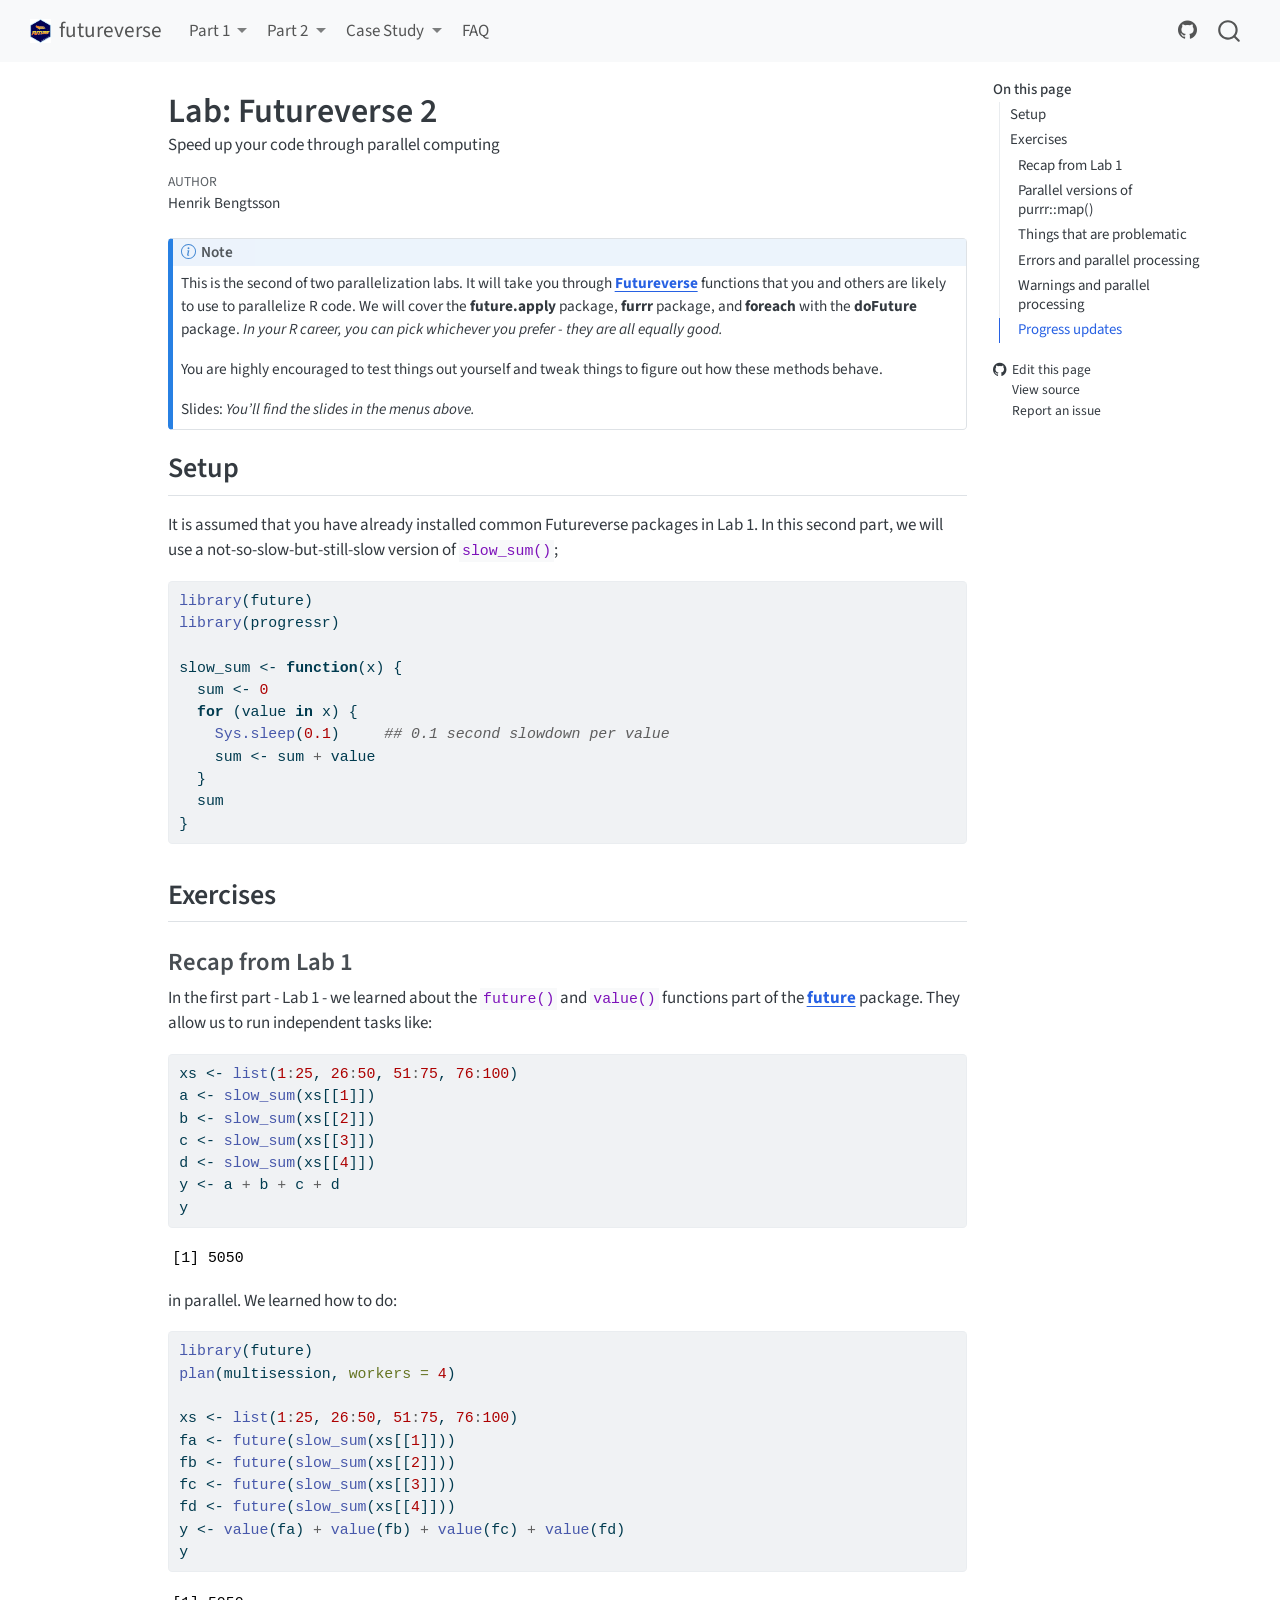
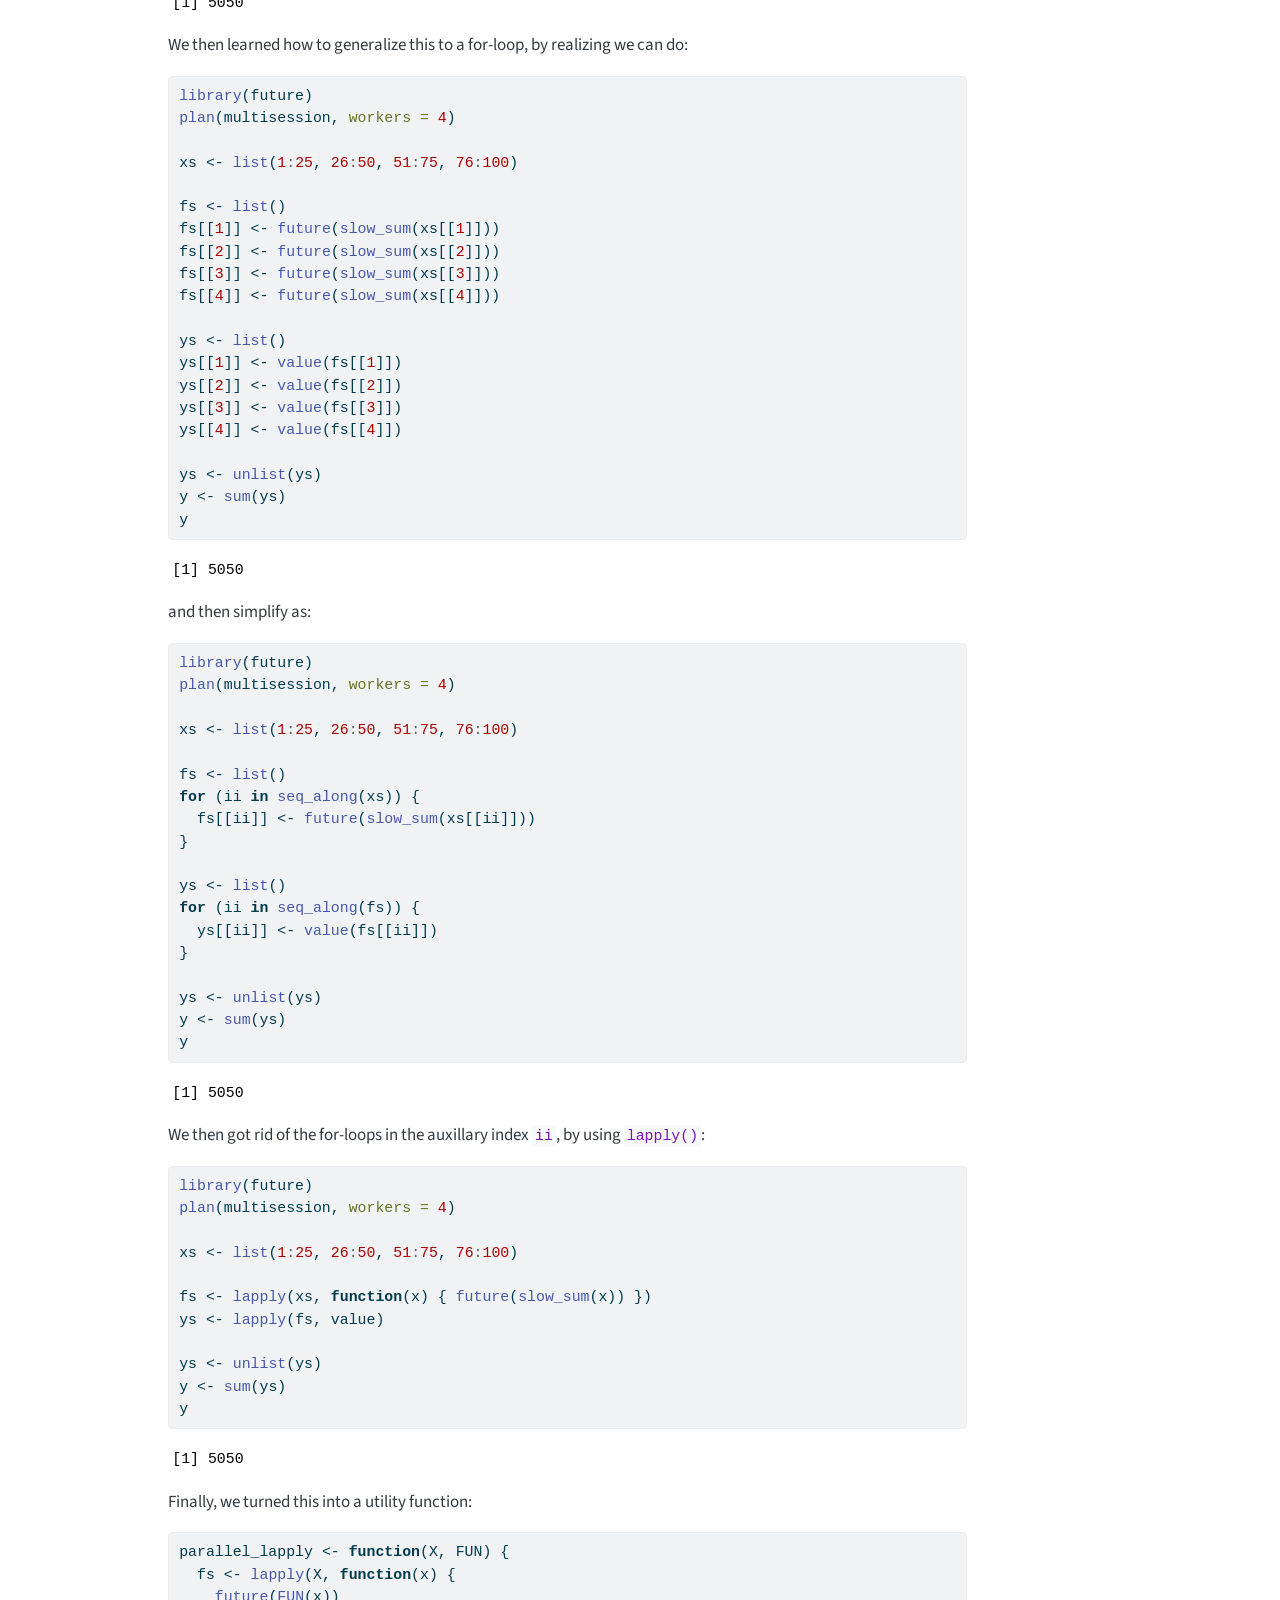
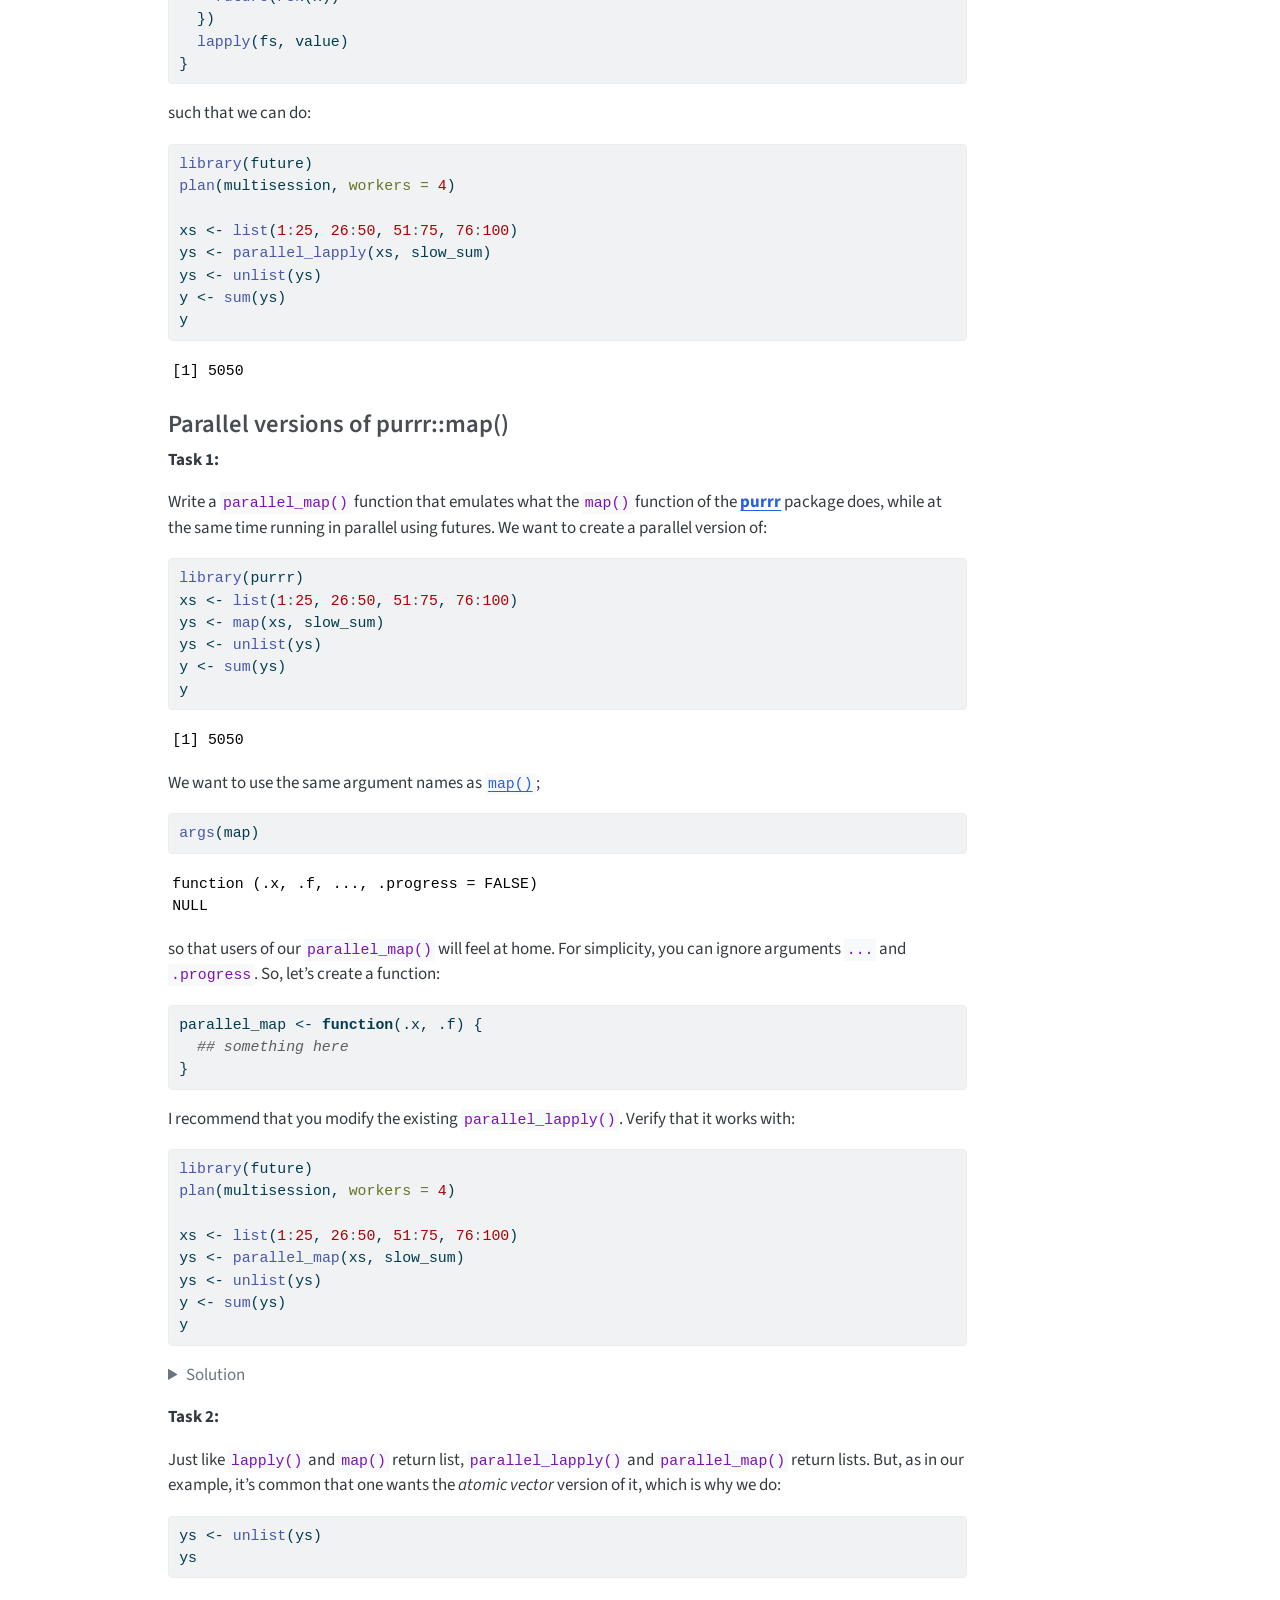
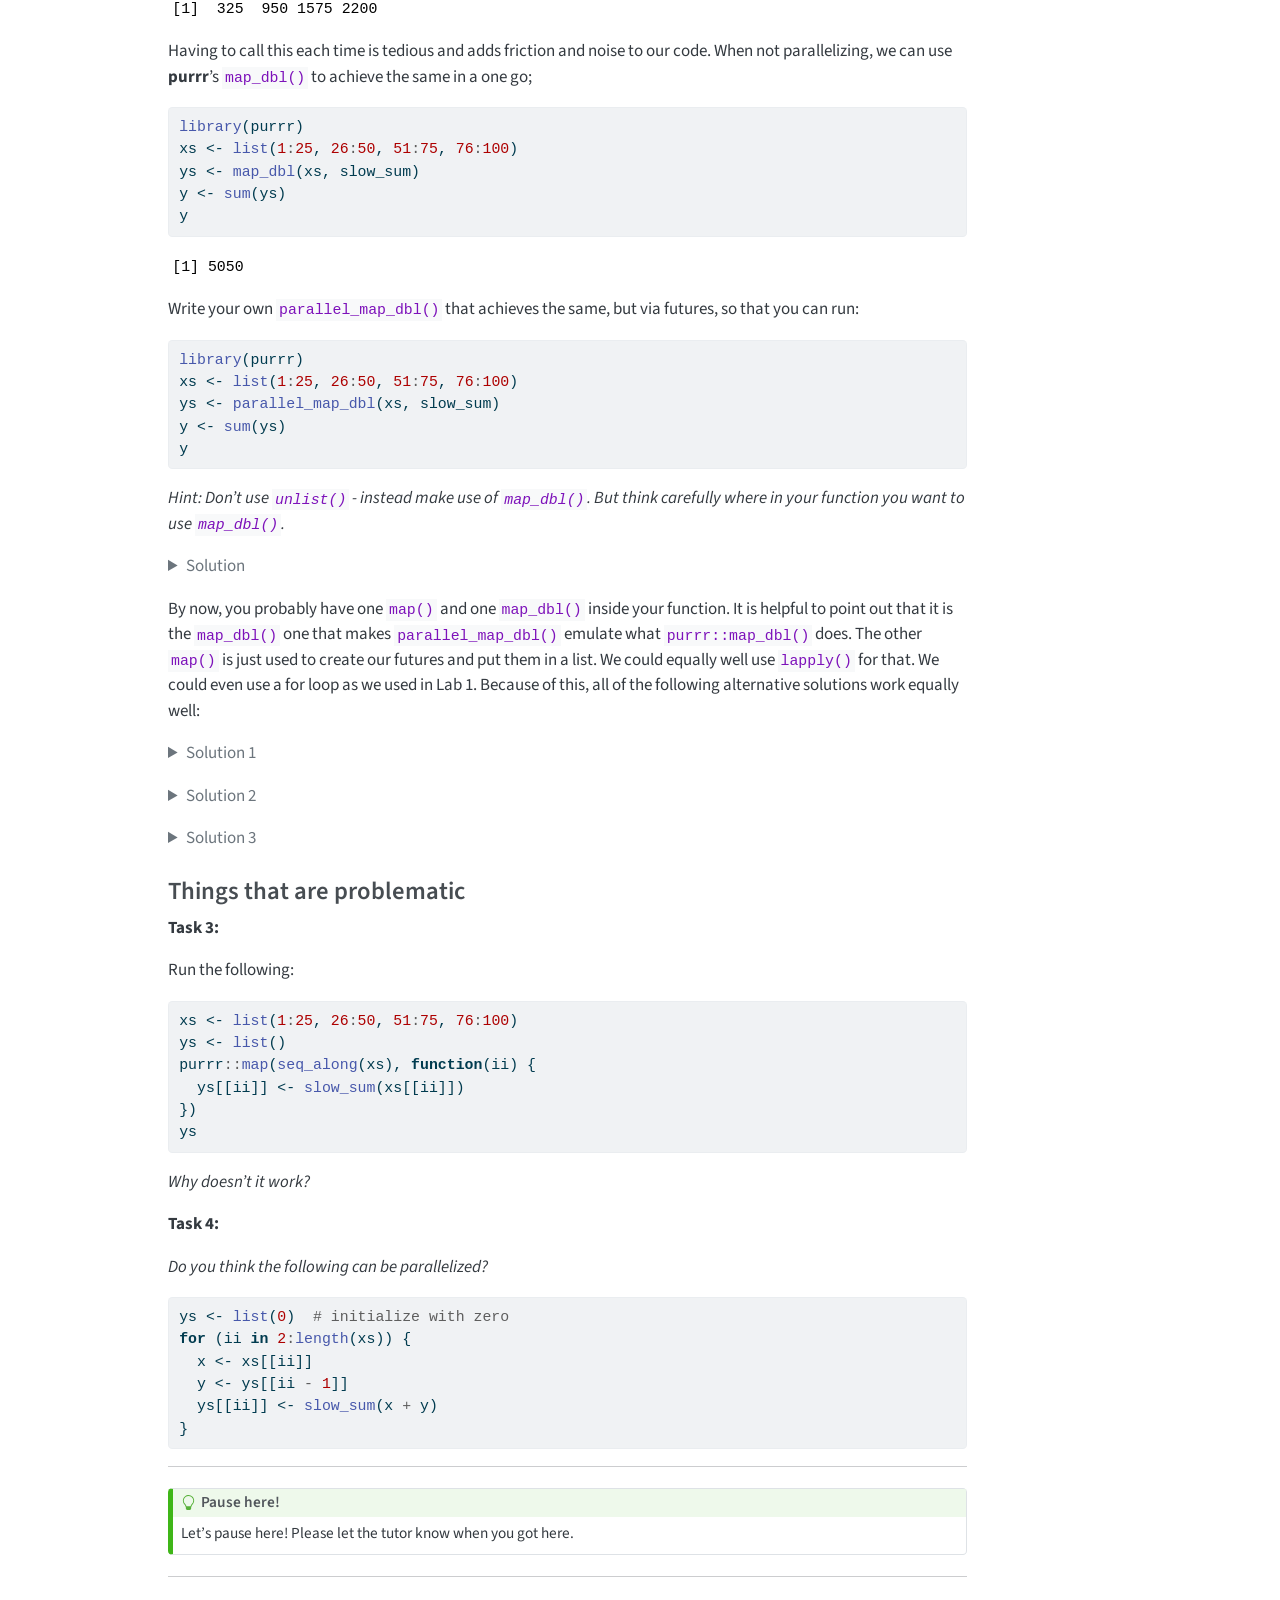
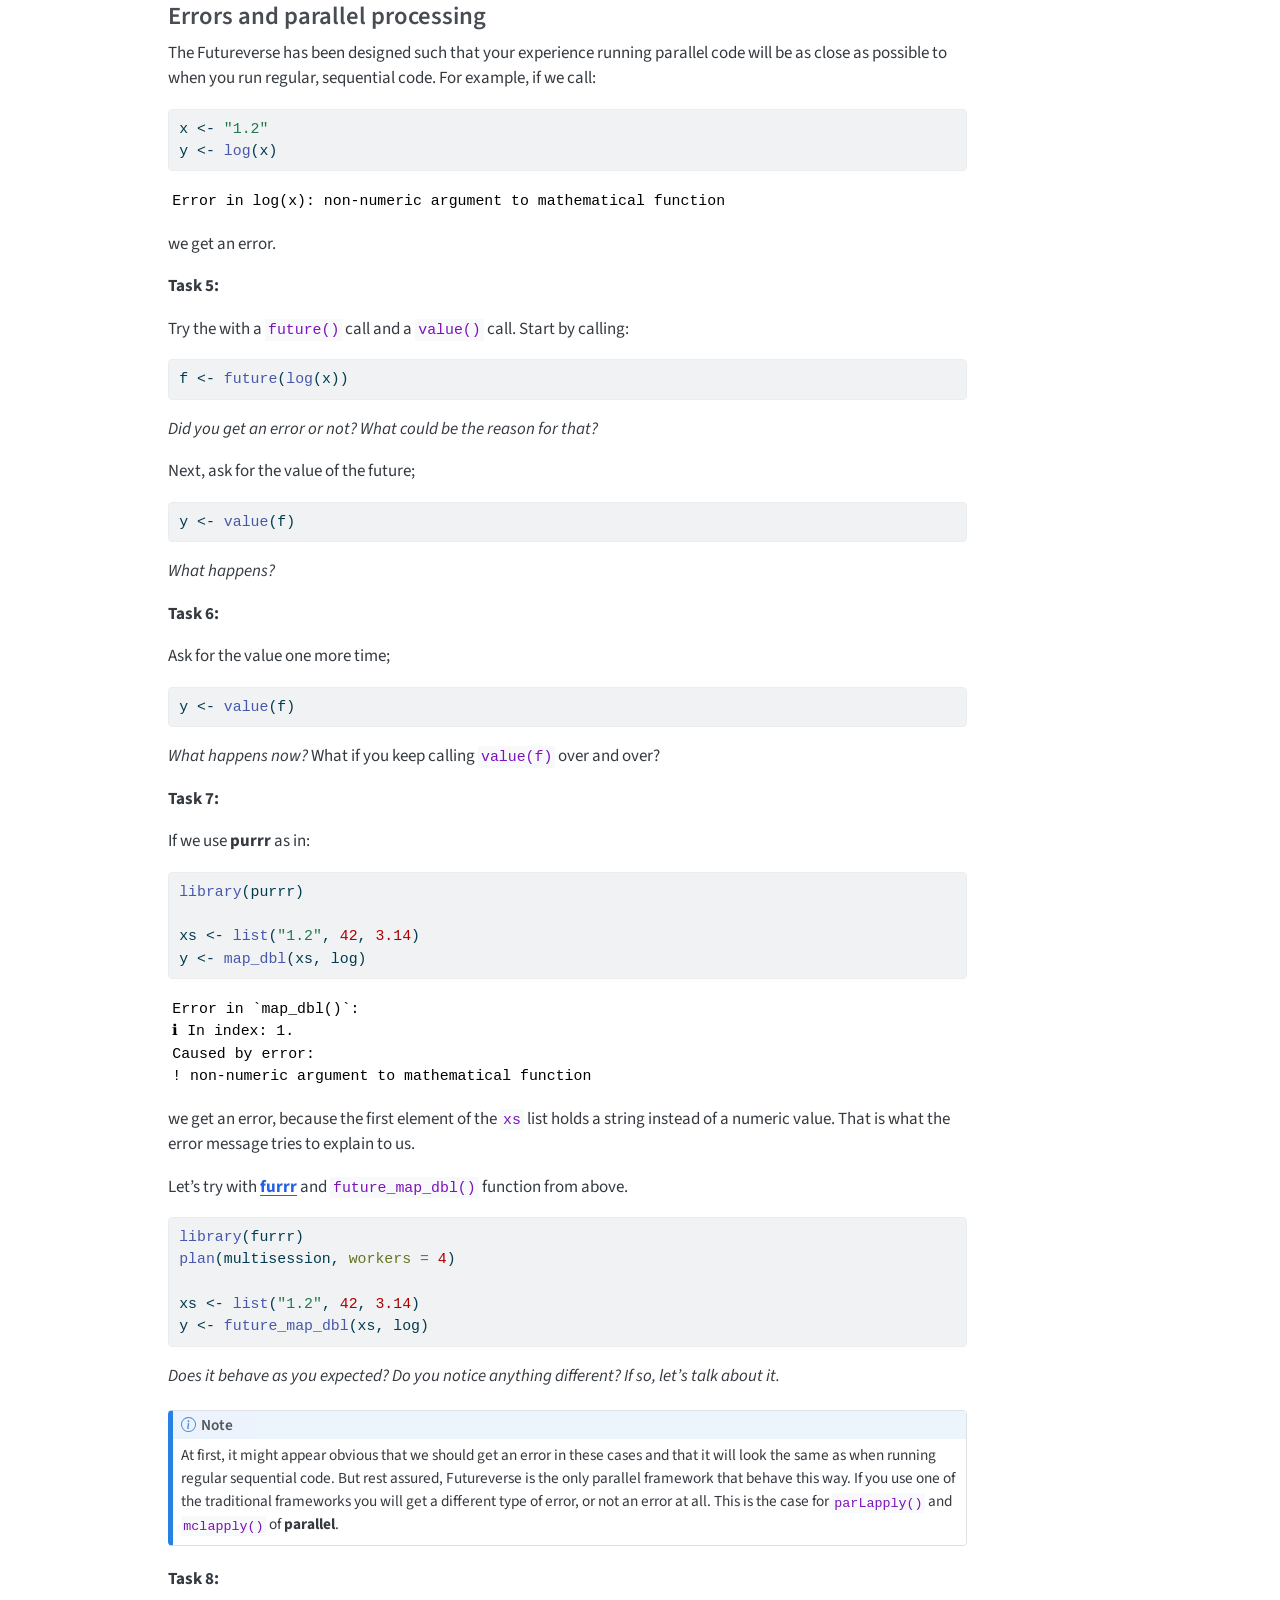
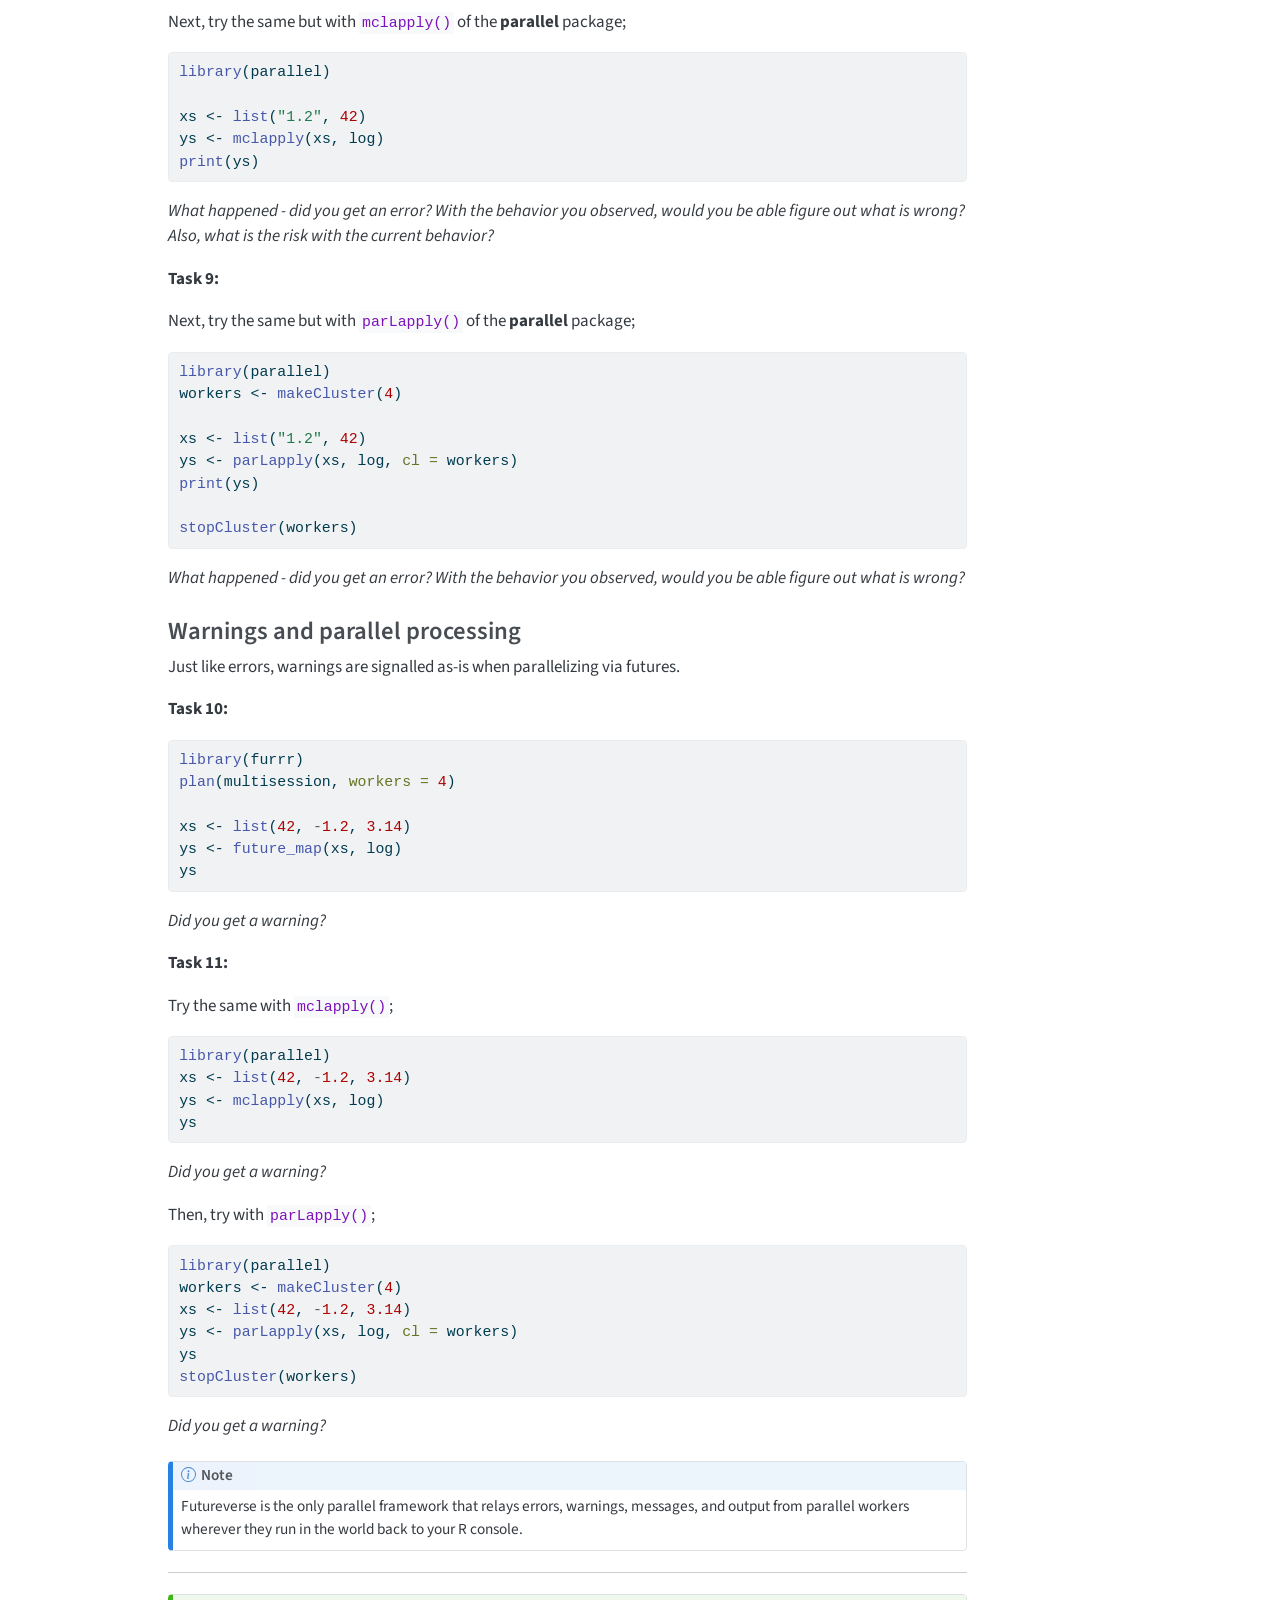
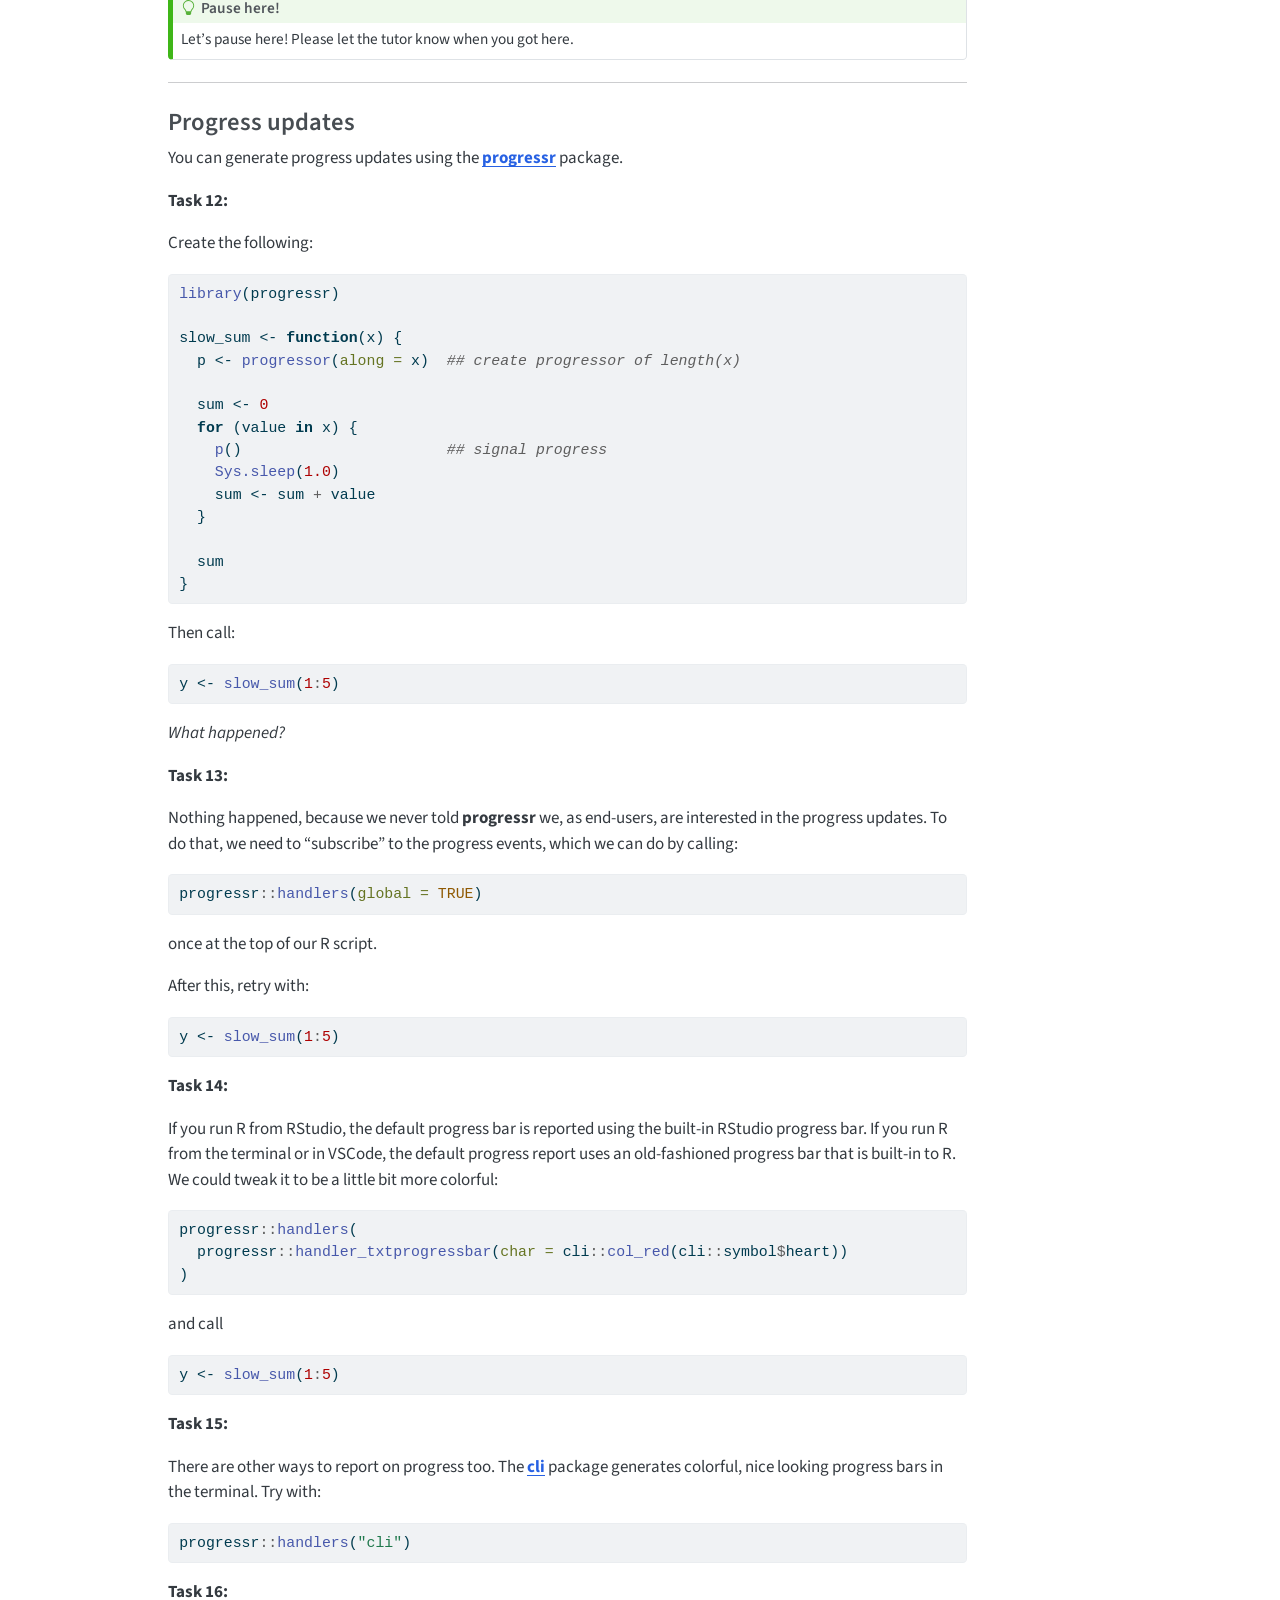
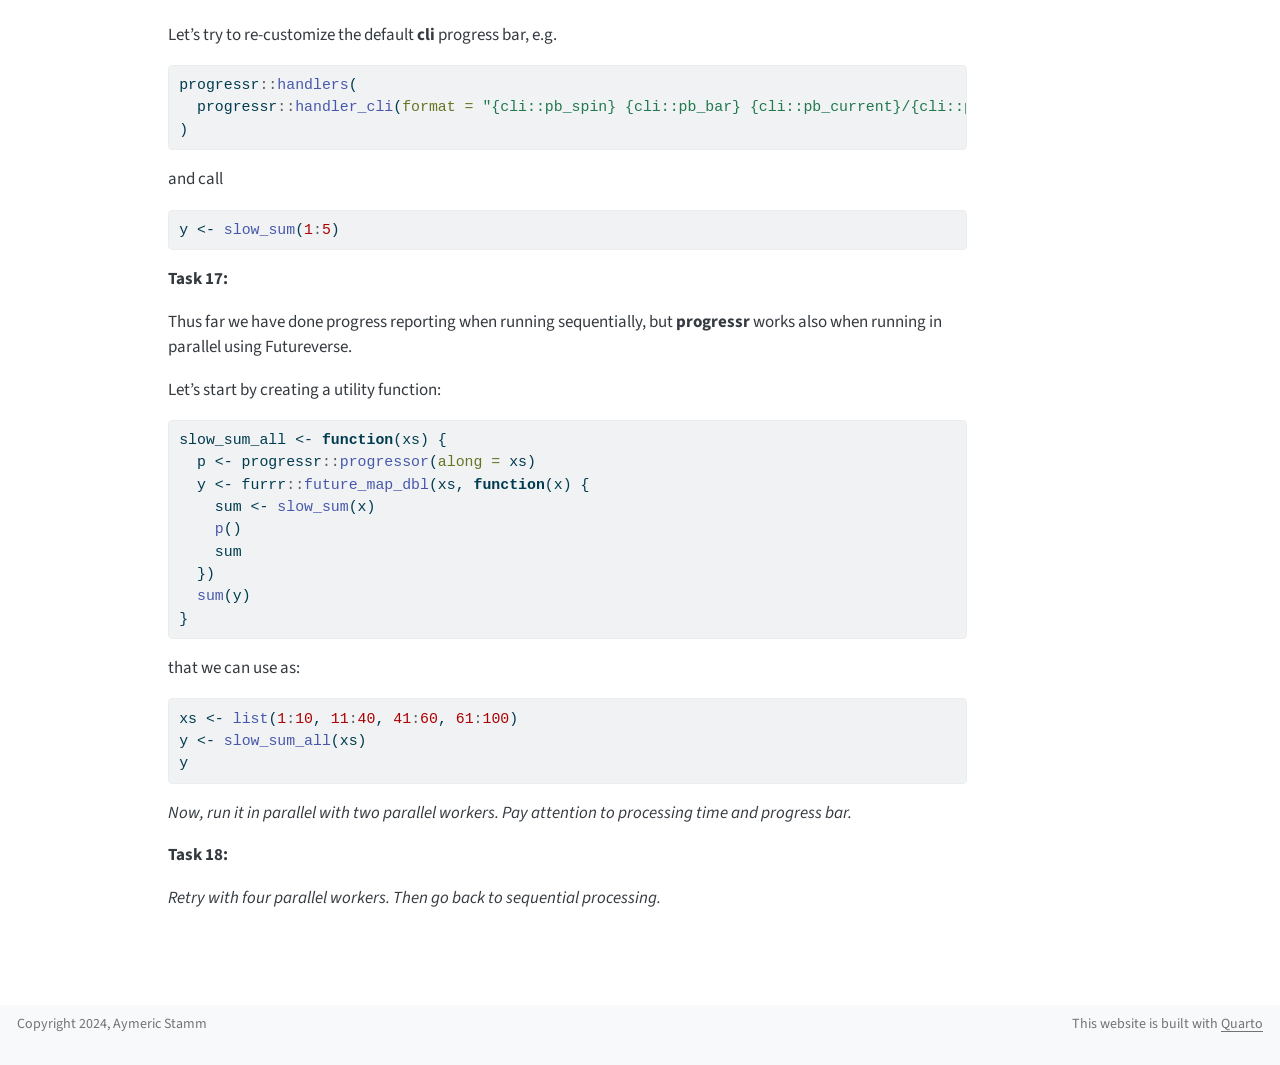
<file: lab/lab2.html>
<!DOCTYPE html>
<html xmlns="http://www.w3.org/1999/xhtml" lang="en" xml:lang="en"><head>

<meta charset="utf-8">
<meta name="generator" content="quarto-1.5.57">

<meta name="viewport" content="width=device-width, initial-scale=1.0, user-scalable=yes">

<meta name="author" content="Henrik Bengtsson">
<meta name="description" content="Speed up your code through parallel computing">

<title>Lab: Futureverse 2 – futureverse</title>
<style>
code{white-space: pre-wrap;}
span.smallcaps{font-variant: small-caps;}
div.columns{display: flex; gap: min(4vw, 1.5em);}
div.column{flex: auto; overflow-x: auto;}
div.hanging-indent{margin-left: 1.5em; text-indent: -1.5em;}
ul.task-list{list-style: none;}
ul.task-list li input[type="checkbox"] {
  width: 0.8em;
  margin: 0 0.8em 0.2em -1em; /* quarto-specific, see https://github.com/quarto-dev/quarto-cli/issues/4556 */ 
  vertical-align: middle;
}
/* CSS for syntax highlighting */
pre > code.sourceCode { white-space: pre; position: relative; }
pre > code.sourceCode > span { line-height: 1.25; }
pre > code.sourceCode > span:empty { height: 1.2em; }
.sourceCode { overflow: visible; }
code.sourceCode > span { color: inherit; text-decoration: inherit; }
div.sourceCode { margin: 1em 0; }
pre.sourceCode { margin: 0; }
@media screen {
div.sourceCode { overflow: auto; }
}
@media print {
pre > code.sourceCode { white-space: pre-wrap; }
pre > code.sourceCode > span { display: inline-block; text-indent: -5em; padding-left: 5em; }
}
pre.numberSource code
  { counter-reset: source-line 0; }
pre.numberSource code > span
  { position: relative; left: -4em; counter-increment: source-line; }
pre.numberSource code > span > a:first-child::before
  { content: counter(source-line);
    position: relative; left: -1em; text-align: right; vertical-align: baseline;
    border: none; display: inline-block;
    -webkit-touch-callout: none; -webkit-user-select: none;
    -khtml-user-select: none; -moz-user-select: none;
    -ms-user-select: none; user-select: none;
    padding: 0 4px; width: 4em;
  }
pre.numberSource { margin-left: 3em;  padding-left: 4px; }
div.sourceCode
  {   }
@media screen {
pre > code.sourceCode > span > a:first-child::before { text-decoration: underline; }
}
</style>


<script src="../site_libs/quarto-nav/quarto-nav.js"></script>
<script src="../site_libs/quarto-nav/headroom.min.js"></script>
<script src="../site_libs/clipboard/clipboard.min.js"></script>
<script src="../site_libs/quarto-search/autocomplete.umd.js"></script>
<script src="../site_libs/quarto-search/fuse.min.js"></script>
<script src="../site_libs/quarto-search/quarto-search.js"></script>
<meta name="quarto:offset" content="../">
<script src="../site_libs/quarto-html/quarto.js"></script>
<script src="../site_libs/quarto-html/popper.min.js"></script>
<script src="../site_libs/quarto-html/tippy.umd.min.js"></script>
<script src="../site_libs/quarto-html/anchor.min.js"></script>
<link href="../site_libs/quarto-html/tippy.css" rel="stylesheet">
<link href="../site_libs/quarto-html/quarto-syntax-highlighting.css" rel="stylesheet" id="quarto-text-highlighting-styles">
<script src="../site_libs/bootstrap/bootstrap.min.js"></script>
<link href="../site_libs/bootstrap/bootstrap-icons.css" rel="stylesheet">
<link href="../site_libs/bootstrap/bootstrap.min.css" rel="stylesheet" id="quarto-bootstrap" data-mode="light">
<script id="quarto-search-options" type="application/json">{
  "location": "navbar",
  "copy-button": false,
  "collapse-after": 3,
  "panel-placement": "end",
  "type": "overlay",
  "limit": 50,
  "keyboard-shortcut": [
    "f",
    "/",
    "s"
  ],
  "language": {
    "search-no-results-text": "No results",
    "search-matching-documents-text": "matching documents",
    "search-copy-link-title": "Copy link to search",
    "search-hide-matches-text": "Hide additional matches",
    "search-more-match-text": "more match in this document",
    "search-more-matches-text": "more matches in this document",
    "search-clear-button-title": "Clear",
    "search-text-placeholder": "",
    "search-detached-cancel-button-title": "Cancel",
    "search-submit-button-title": "Submit",
    "search-label": "Search"
  }
}</script>


<link rel="stylesheet" href="../styles.css">
</head>

<body class="nav-fixed">

<div id="quarto-search-results"></div>
  <header id="quarto-header" class="headroom fixed-top">
    <nav class="navbar navbar-expand-lg " data-bs-theme="dark">
      <div class="navbar-container container-fluid">
      <div class="navbar-brand-container mx-auto">
    <a href="../index.html" class="navbar-brand navbar-brand-logo">
    <img src="../logo-futureverse.png" alt="" class="navbar-logo">
    </a>
    <a class="navbar-brand" href="../index.html">
    <span class="navbar-title">futureverse</span>
    </a>
  </div>
            <div id="quarto-search" class="" title="Search"></div>
          <button class="navbar-toggler" type="button" data-bs-toggle="collapse" data-bs-target="#navbarCollapse" aria-controls="navbarCollapse" role="menu" aria-expanded="false" aria-label="Toggle navigation" onclick="if (window.quartoToggleHeadroom) { window.quartoToggleHeadroom(); }">
  <span class="navbar-toggler-icon"></span>
</button>
          <div class="collapse navbar-collapse" id="navbarCollapse">
            <ul class="navbar-nav navbar-nav-scroll me-auto">
  <li class="nav-item dropdown ">
    <a class="nav-link dropdown-toggle" href="#" id="nav-menu-part-1" role="link" data-bs-toggle="dropdown" aria-expanded="false">
 <span class="menu-text">Part 1</span>
    </a>
    <ul class="dropdown-menu" aria-labelledby="nav-menu-part-1">    
        <li>
    <a class="dropdown-item" href="https://docs.google.com/presentation/d/1P3gHm26OPbN4Ftnr_QHw_FmHgDVtOWcC64yIWx63KtY/edit?usp=sharing">
 <span class="dropdown-text">Slides</span></a>
  </li>  
        <li>
    <a class="dropdown-item" href="../lab/lab1.html">
 <span class="dropdown-text">Lab</span></a>
  </li>  
    </ul>
  </li>
  <li class="nav-item dropdown ">
    <a class="nav-link dropdown-toggle" href="#" id="nav-menu-part-2" role="link" data-bs-toggle="dropdown" aria-expanded="false">
 <span class="menu-text">Part 2</span>
    </a>
    <ul class="dropdown-menu" aria-labelledby="nav-menu-part-2">    
        <li>
    <a class="dropdown-item" href="https://docs.google.com/presentation/d/1RN1ru9-HoOKsIjORZECFmDvzWbpVn0ZsyQDl3X37fbU/edit?usp=sharing">
 <span class="dropdown-text">Slides</span></a>
  </li>  
        <li>
    <a class="dropdown-item" href="../lab/lab2.html">
 <span class="dropdown-text">Lab</span></a>
  </li>  
    </ul>
  </li>
  <li class="nav-item dropdown ">
    <a class="nav-link dropdown-toggle" href="#" id="nav-menu-case-study" role="link" data-bs-toggle="dropdown" aria-expanded="false">
 <span class="menu-text">Case Study</span>
    </a>
    <ul class="dropdown-menu" aria-labelledby="nav-menu-case-study">    
        <li>
    <a class="dropdown-item" href="../casestudy/hausdorff_dist.html">
 <span class="dropdown-text">Instructions</span></a>
  </li>  
        <li>
    <a class="dropdown-item" href="../casestudy/hausdorff_dist_solutions.html">
 <span class="dropdown-text">Solutions</span></a>
  </li>  
    </ul>
  </li>
  <li class="nav-item">
    <a class="nav-link" href="../faq/futureverse-faq.html"> 
<span class="menu-text">FAQ</span></a>
  </li>  
</ul>
            <ul class="navbar-nav navbar-nav-scroll ms-auto">
  <li class="nav-item compact">
    <a class="nav-link" href="https://github.com/astamm/futureverse/"> <i class="bi bi-github" role="img">
</i> 
<span class="menu-text"></span></a>
  </li>  
</ul>
          </div> <!-- /navcollapse -->
            <div class="quarto-navbar-tools">
</div>
      </div> <!-- /container-fluid -->
    </nav>
</header>
<!-- content -->
<div id="quarto-content" class="quarto-container page-columns page-rows-contents page-layout-article page-navbar">
<!-- sidebar -->
<!-- margin-sidebar -->
    <div id="quarto-margin-sidebar" class="sidebar margin-sidebar">
        <nav id="TOC" role="doc-toc" class="toc-active">
    <h2 id="toc-title">On this page</h2>
   
  <ul>
  <li><a href="#setup" id="toc-setup" class="nav-link active" data-scroll-target="#setup">Setup</a></li>
  <li><a href="#exercises" id="toc-exercises" class="nav-link" data-scroll-target="#exercises">Exercises</a>
  <ul class="collapse">
  <li><a href="#recap-from-lab-1" id="toc-recap-from-lab-1" class="nav-link" data-scroll-target="#recap-from-lab-1">Recap from Lab 1</a></li>
  <li><a href="#parallel-versions-of-purrrmap" id="toc-parallel-versions-of-purrrmap" class="nav-link" data-scroll-target="#parallel-versions-of-purrrmap">Parallel versions of purrr::map()</a></li>
  <li><a href="#things-that-are-problematic" id="toc-things-that-are-problematic" class="nav-link" data-scroll-target="#things-that-are-problematic">Things that are problematic</a></li>
  <li><a href="#errors-and-parallel-processing" id="toc-errors-and-parallel-processing" class="nav-link" data-scroll-target="#errors-and-parallel-processing">Errors and parallel processing</a></li>
  <li><a href="#warnings-and-parallel-processing" id="toc-warnings-and-parallel-processing" class="nav-link" data-scroll-target="#warnings-and-parallel-processing">Warnings and parallel processing</a></li>
  <li><a href="#progress-updates" id="toc-progress-updates" class="nav-link" data-scroll-target="#progress-updates">Progress updates</a></li>
  </ul></li>
  </ul>
<div class="toc-actions"><ul><li><a href="https://github.com/astamm/futureverse/edit/main/lab/lab2.qmd" class="toc-action"><i class="bi bi-github"></i>Edit this page</a></li><li><a href="https://github.com/astamm/futureverse/blob/main/lab/lab2.qmd" class="toc-action"><i class="bi empty"></i>View source</a></li><li><a href="https://github.com/astamm/futureverse/issues/new" class="toc-action"><i class="bi empty"></i>Report an issue</a></li></ul></div></nav>
    </div>
<!-- main -->
<main class="content" id="quarto-document-content">

<header id="title-block-header" class="quarto-title-block default">
<div class="quarto-title">
<h1 class="title">Lab: Futureverse 2</h1>
</div>

<div>
  <div class="description">
    Speed up your code through parallel computing
  </div>
</div>


<div class="quarto-title-meta">

    <div>
    <div class="quarto-title-meta-heading">Author</div>
    <div class="quarto-title-meta-contents">
             <p>Henrik Bengtsson </p>
          </div>
  </div>
    
  
    
  </div>
  


</header>


<div class="callout callout-style-default callout-note callout-titled">
<div class="callout-header d-flex align-content-center">
<div class="callout-icon-container">
<i class="callout-icon"></i>
</div>
<div class="callout-title-container flex-fill">
Note
</div>
</div>
<div class="callout-body-container callout-body">
<p>This is the second of two parallelization labs. It will take you through <strong><a href="https://www.futureverse.org/">Futureverse</a></strong> functions that you and others are likely to use to parallelize R code. We will cover the <strong>future.apply</strong> package, <strong>furrr</strong> package, and <strong>foreach</strong> with the <strong>doFuture</strong> package. <em>In your R career, you can pick whichever you prefer - they are all equally good.</em></p>
<p>You are highly encouraged to test things out yourself and tweak things to figure out how these methods behave.</p>
<p>Slides: <em>You’ll find the slides in the menus above.</em></p>
</div>
</div>
<section id="setup" class="level2">
<h2 class="anchored" data-anchor-id="setup">Setup</h2>
<p>It is assumed that you have already installed common Futureverse packages in Lab 1. In this second part, we will use a not-so-slow-but-still-slow version of <code>slow_sum()</code>;</p>
<div class="cell">
<div class="sourceCode cell-code" id="cb1"><pre class="sourceCode r code-with-copy"><code class="sourceCode r"><span id="cb1-1"><a href="#cb1-1" aria-hidden="true" tabindex="-1"></a><span class="fu">library</span>(future)</span>
<span id="cb1-2"><a href="#cb1-2" aria-hidden="true" tabindex="-1"></a><span class="fu">library</span>(progressr)</span>
<span id="cb1-3"><a href="#cb1-3" aria-hidden="true" tabindex="-1"></a></span>
<span id="cb1-4"><a href="#cb1-4" aria-hidden="true" tabindex="-1"></a>slow_sum <span class="ot">&lt;-</span> <span class="cf">function</span>(x) {</span>
<span id="cb1-5"><a href="#cb1-5" aria-hidden="true" tabindex="-1"></a>  sum <span class="ot">&lt;-</span> <span class="dv">0</span></span>
<span id="cb1-6"><a href="#cb1-6" aria-hidden="true" tabindex="-1"></a>  <span class="cf">for</span> (value <span class="cf">in</span> x) {</span>
<span id="cb1-7"><a href="#cb1-7" aria-hidden="true" tabindex="-1"></a>    <span class="fu">Sys.sleep</span>(<span class="fl">0.1</span>)     <span class="do">## 0.1 second slowdown per value</span></span>
<span id="cb1-8"><a href="#cb1-8" aria-hidden="true" tabindex="-1"></a>    sum <span class="ot">&lt;-</span> sum <span class="sc">+</span> value</span>
<span id="cb1-9"><a href="#cb1-9" aria-hidden="true" tabindex="-1"></a>  }</span>
<span id="cb1-10"><a href="#cb1-10" aria-hidden="true" tabindex="-1"></a>  sum</span>
<span id="cb1-11"><a href="#cb1-11" aria-hidden="true" tabindex="-1"></a>}</span></code><button title="Copy to Clipboard" class="code-copy-button"><i class="bi"></i></button></pre></div>
</div>
</section>
<section id="exercises" class="level2">
<h2 class="anchored" data-anchor-id="exercises">Exercises</h2>
<section id="recap-from-lab-1" class="level3">
<h3 class="anchored" data-anchor-id="recap-from-lab-1">Recap from Lab 1</h3>
<p>In the first part - Lab 1 - we learned about the <code>future()</code> and <code>value()</code> functions part of the <strong><a href="https://future.futureverse.org/">future</a></strong> package. They allow us to run independent tasks like:</p>
<div class="cell">
<div class="sourceCode cell-code" id="cb2"><pre class="sourceCode r code-with-copy"><code class="sourceCode r"><span id="cb2-1"><a href="#cb2-1" aria-hidden="true" tabindex="-1"></a>xs <span class="ot">&lt;-</span> <span class="fu">list</span>(<span class="dv">1</span><span class="sc">:</span><span class="dv">25</span>, <span class="dv">26</span><span class="sc">:</span><span class="dv">50</span>, <span class="dv">51</span><span class="sc">:</span><span class="dv">75</span>, <span class="dv">76</span><span class="sc">:</span><span class="dv">100</span>)</span>
<span id="cb2-2"><a href="#cb2-2" aria-hidden="true" tabindex="-1"></a>a <span class="ot">&lt;-</span> <span class="fu">slow_sum</span>(xs[[<span class="dv">1</span>]])</span>
<span id="cb2-3"><a href="#cb2-3" aria-hidden="true" tabindex="-1"></a>b <span class="ot">&lt;-</span> <span class="fu">slow_sum</span>(xs[[<span class="dv">2</span>]])</span>
<span id="cb2-4"><a href="#cb2-4" aria-hidden="true" tabindex="-1"></a>c <span class="ot">&lt;-</span> <span class="fu">slow_sum</span>(xs[[<span class="dv">3</span>]])</span>
<span id="cb2-5"><a href="#cb2-5" aria-hidden="true" tabindex="-1"></a>d <span class="ot">&lt;-</span> <span class="fu">slow_sum</span>(xs[[<span class="dv">4</span>]])</span>
<span id="cb2-6"><a href="#cb2-6" aria-hidden="true" tabindex="-1"></a>y <span class="ot">&lt;-</span> a <span class="sc">+</span> b <span class="sc">+</span> c <span class="sc">+</span> d</span>
<span id="cb2-7"><a href="#cb2-7" aria-hidden="true" tabindex="-1"></a>y</span></code><button title="Copy to Clipboard" class="code-copy-button"><i class="bi"></i></button></pre></div>
<div class="cell-output cell-output-stdout">
<pre><code>[1] 5050</code></pre>
</div>
</div>
<p>in parallel. We learned how to do:</p>
<div class="cell">
<div class="sourceCode cell-code" id="cb4"><pre class="sourceCode r code-with-copy"><code class="sourceCode r"><span id="cb4-1"><a href="#cb4-1" aria-hidden="true" tabindex="-1"></a><span class="fu">library</span>(future)</span>
<span id="cb4-2"><a href="#cb4-2" aria-hidden="true" tabindex="-1"></a><span class="fu">plan</span>(multisession, <span class="at">workers =</span> <span class="dv">4</span>)</span>
<span id="cb4-3"><a href="#cb4-3" aria-hidden="true" tabindex="-1"></a></span>
<span id="cb4-4"><a href="#cb4-4" aria-hidden="true" tabindex="-1"></a>xs <span class="ot">&lt;-</span> <span class="fu">list</span>(<span class="dv">1</span><span class="sc">:</span><span class="dv">25</span>, <span class="dv">26</span><span class="sc">:</span><span class="dv">50</span>, <span class="dv">51</span><span class="sc">:</span><span class="dv">75</span>, <span class="dv">76</span><span class="sc">:</span><span class="dv">100</span>)</span>
<span id="cb4-5"><a href="#cb4-5" aria-hidden="true" tabindex="-1"></a>fa <span class="ot">&lt;-</span> <span class="fu">future</span>(<span class="fu">slow_sum</span>(xs[[<span class="dv">1</span>]]))</span>
<span id="cb4-6"><a href="#cb4-6" aria-hidden="true" tabindex="-1"></a>fb <span class="ot">&lt;-</span> <span class="fu">future</span>(<span class="fu">slow_sum</span>(xs[[<span class="dv">2</span>]]))</span>
<span id="cb4-7"><a href="#cb4-7" aria-hidden="true" tabindex="-1"></a>fc <span class="ot">&lt;-</span> <span class="fu">future</span>(<span class="fu">slow_sum</span>(xs[[<span class="dv">3</span>]]))</span>
<span id="cb4-8"><a href="#cb4-8" aria-hidden="true" tabindex="-1"></a>fd <span class="ot">&lt;-</span> <span class="fu">future</span>(<span class="fu">slow_sum</span>(xs[[<span class="dv">4</span>]]))</span>
<span id="cb4-9"><a href="#cb4-9" aria-hidden="true" tabindex="-1"></a>y <span class="ot">&lt;-</span> <span class="fu">value</span>(fa) <span class="sc">+</span> <span class="fu">value</span>(fb) <span class="sc">+</span> <span class="fu">value</span>(fc) <span class="sc">+</span> <span class="fu">value</span>(fd)</span>
<span id="cb4-10"><a href="#cb4-10" aria-hidden="true" tabindex="-1"></a>y</span></code><button title="Copy to Clipboard" class="code-copy-button"><i class="bi"></i></button></pre></div>
<div class="cell-output cell-output-stdout">
<pre><code>[1] 5050</code></pre>
</div>
</div>
<p>We then learned how to generalize this to a for-loop, by realizing we can do:</p>
<div class="cell">
<div class="sourceCode cell-code" id="cb6"><pre class="sourceCode r code-with-copy"><code class="sourceCode r"><span id="cb6-1"><a href="#cb6-1" aria-hidden="true" tabindex="-1"></a><span class="fu">library</span>(future)</span>
<span id="cb6-2"><a href="#cb6-2" aria-hidden="true" tabindex="-1"></a><span class="fu">plan</span>(multisession, <span class="at">workers =</span> <span class="dv">4</span>)</span>
<span id="cb6-3"><a href="#cb6-3" aria-hidden="true" tabindex="-1"></a></span>
<span id="cb6-4"><a href="#cb6-4" aria-hidden="true" tabindex="-1"></a>xs <span class="ot">&lt;-</span> <span class="fu">list</span>(<span class="dv">1</span><span class="sc">:</span><span class="dv">25</span>, <span class="dv">26</span><span class="sc">:</span><span class="dv">50</span>, <span class="dv">51</span><span class="sc">:</span><span class="dv">75</span>, <span class="dv">76</span><span class="sc">:</span><span class="dv">100</span>)</span>
<span id="cb6-5"><a href="#cb6-5" aria-hidden="true" tabindex="-1"></a></span>
<span id="cb6-6"><a href="#cb6-6" aria-hidden="true" tabindex="-1"></a>fs <span class="ot">&lt;-</span> <span class="fu">list</span>()</span>
<span id="cb6-7"><a href="#cb6-7" aria-hidden="true" tabindex="-1"></a>fs[[<span class="dv">1</span>]] <span class="ot">&lt;-</span> <span class="fu">future</span>(<span class="fu">slow_sum</span>(xs[[<span class="dv">1</span>]]))</span>
<span id="cb6-8"><a href="#cb6-8" aria-hidden="true" tabindex="-1"></a>fs[[<span class="dv">2</span>]] <span class="ot">&lt;-</span> <span class="fu">future</span>(<span class="fu">slow_sum</span>(xs[[<span class="dv">2</span>]]))</span>
<span id="cb6-9"><a href="#cb6-9" aria-hidden="true" tabindex="-1"></a>fs[[<span class="dv">3</span>]] <span class="ot">&lt;-</span> <span class="fu">future</span>(<span class="fu">slow_sum</span>(xs[[<span class="dv">3</span>]]))</span>
<span id="cb6-10"><a href="#cb6-10" aria-hidden="true" tabindex="-1"></a>fs[[<span class="dv">4</span>]] <span class="ot">&lt;-</span> <span class="fu">future</span>(<span class="fu">slow_sum</span>(xs[[<span class="dv">4</span>]]))</span>
<span id="cb6-11"><a href="#cb6-11" aria-hidden="true" tabindex="-1"></a></span>
<span id="cb6-12"><a href="#cb6-12" aria-hidden="true" tabindex="-1"></a>ys <span class="ot">&lt;-</span> <span class="fu">list</span>()</span>
<span id="cb6-13"><a href="#cb6-13" aria-hidden="true" tabindex="-1"></a>ys[[<span class="dv">1</span>]] <span class="ot">&lt;-</span> <span class="fu">value</span>(fs[[<span class="dv">1</span>]])</span>
<span id="cb6-14"><a href="#cb6-14" aria-hidden="true" tabindex="-1"></a>ys[[<span class="dv">2</span>]] <span class="ot">&lt;-</span> <span class="fu">value</span>(fs[[<span class="dv">2</span>]])</span>
<span id="cb6-15"><a href="#cb6-15" aria-hidden="true" tabindex="-1"></a>ys[[<span class="dv">3</span>]] <span class="ot">&lt;-</span> <span class="fu">value</span>(fs[[<span class="dv">3</span>]])</span>
<span id="cb6-16"><a href="#cb6-16" aria-hidden="true" tabindex="-1"></a>ys[[<span class="dv">4</span>]] <span class="ot">&lt;-</span> <span class="fu">value</span>(fs[[<span class="dv">4</span>]])</span>
<span id="cb6-17"><a href="#cb6-17" aria-hidden="true" tabindex="-1"></a></span>
<span id="cb6-18"><a href="#cb6-18" aria-hidden="true" tabindex="-1"></a>ys <span class="ot">&lt;-</span> <span class="fu">unlist</span>(ys)</span>
<span id="cb6-19"><a href="#cb6-19" aria-hidden="true" tabindex="-1"></a>y <span class="ot">&lt;-</span> <span class="fu">sum</span>(ys)</span>
<span id="cb6-20"><a href="#cb6-20" aria-hidden="true" tabindex="-1"></a>y</span></code><button title="Copy to Clipboard" class="code-copy-button"><i class="bi"></i></button></pre></div>
<div class="cell-output cell-output-stdout">
<pre><code>[1] 5050</code></pre>
</div>
</div>
<p>and then simplify as:</p>
<div class="cell">
<div class="sourceCode cell-code" id="cb8"><pre class="sourceCode r code-with-copy"><code class="sourceCode r"><span id="cb8-1"><a href="#cb8-1" aria-hidden="true" tabindex="-1"></a><span class="fu">library</span>(future)</span>
<span id="cb8-2"><a href="#cb8-2" aria-hidden="true" tabindex="-1"></a><span class="fu">plan</span>(multisession, <span class="at">workers =</span> <span class="dv">4</span>)</span>
<span id="cb8-3"><a href="#cb8-3" aria-hidden="true" tabindex="-1"></a></span>
<span id="cb8-4"><a href="#cb8-4" aria-hidden="true" tabindex="-1"></a>xs <span class="ot">&lt;-</span> <span class="fu">list</span>(<span class="dv">1</span><span class="sc">:</span><span class="dv">25</span>, <span class="dv">26</span><span class="sc">:</span><span class="dv">50</span>, <span class="dv">51</span><span class="sc">:</span><span class="dv">75</span>, <span class="dv">76</span><span class="sc">:</span><span class="dv">100</span>)</span>
<span id="cb8-5"><a href="#cb8-5" aria-hidden="true" tabindex="-1"></a></span>
<span id="cb8-6"><a href="#cb8-6" aria-hidden="true" tabindex="-1"></a>fs <span class="ot">&lt;-</span> <span class="fu">list</span>()</span>
<span id="cb8-7"><a href="#cb8-7" aria-hidden="true" tabindex="-1"></a><span class="cf">for</span> (ii <span class="cf">in</span> <span class="fu">seq_along</span>(xs)) {</span>
<span id="cb8-8"><a href="#cb8-8" aria-hidden="true" tabindex="-1"></a>  fs[[ii]] <span class="ot">&lt;-</span> <span class="fu">future</span>(<span class="fu">slow_sum</span>(xs[[ii]]))</span>
<span id="cb8-9"><a href="#cb8-9" aria-hidden="true" tabindex="-1"></a>}</span>
<span id="cb8-10"><a href="#cb8-10" aria-hidden="true" tabindex="-1"></a></span>
<span id="cb8-11"><a href="#cb8-11" aria-hidden="true" tabindex="-1"></a>ys <span class="ot">&lt;-</span> <span class="fu">list</span>()</span>
<span id="cb8-12"><a href="#cb8-12" aria-hidden="true" tabindex="-1"></a><span class="cf">for</span> (ii <span class="cf">in</span> <span class="fu">seq_along</span>(fs)) {</span>
<span id="cb8-13"><a href="#cb8-13" aria-hidden="true" tabindex="-1"></a>  ys[[ii]] <span class="ot">&lt;-</span> <span class="fu">value</span>(fs[[ii]])</span>
<span id="cb8-14"><a href="#cb8-14" aria-hidden="true" tabindex="-1"></a>}</span>
<span id="cb8-15"><a href="#cb8-15" aria-hidden="true" tabindex="-1"></a></span>
<span id="cb8-16"><a href="#cb8-16" aria-hidden="true" tabindex="-1"></a>ys <span class="ot">&lt;-</span> <span class="fu">unlist</span>(ys)</span>
<span id="cb8-17"><a href="#cb8-17" aria-hidden="true" tabindex="-1"></a>y <span class="ot">&lt;-</span> <span class="fu">sum</span>(ys)</span>
<span id="cb8-18"><a href="#cb8-18" aria-hidden="true" tabindex="-1"></a>y</span></code><button title="Copy to Clipboard" class="code-copy-button"><i class="bi"></i></button></pre></div>
<div class="cell-output cell-output-stdout">
<pre><code>[1] 5050</code></pre>
</div>
</div>
<p>We then got rid of the for-loops in the auxillary index <code>ii</code>, by using <code>lapply()</code>:</p>
<div class="cell">
<div class="sourceCode cell-code" id="cb10"><pre class="sourceCode r code-with-copy"><code class="sourceCode r"><span id="cb10-1"><a href="#cb10-1" aria-hidden="true" tabindex="-1"></a><span class="fu">library</span>(future)</span>
<span id="cb10-2"><a href="#cb10-2" aria-hidden="true" tabindex="-1"></a><span class="fu">plan</span>(multisession, <span class="at">workers =</span> <span class="dv">4</span>)</span>
<span id="cb10-3"><a href="#cb10-3" aria-hidden="true" tabindex="-1"></a></span>
<span id="cb10-4"><a href="#cb10-4" aria-hidden="true" tabindex="-1"></a>xs <span class="ot">&lt;-</span> <span class="fu">list</span>(<span class="dv">1</span><span class="sc">:</span><span class="dv">25</span>, <span class="dv">26</span><span class="sc">:</span><span class="dv">50</span>, <span class="dv">51</span><span class="sc">:</span><span class="dv">75</span>, <span class="dv">76</span><span class="sc">:</span><span class="dv">100</span>)</span>
<span id="cb10-5"><a href="#cb10-5" aria-hidden="true" tabindex="-1"></a></span>
<span id="cb10-6"><a href="#cb10-6" aria-hidden="true" tabindex="-1"></a>fs <span class="ot">&lt;-</span> <span class="fu">lapply</span>(xs, <span class="cf">function</span>(x) { <span class="fu">future</span>(<span class="fu">slow_sum</span>(x)) })</span>
<span id="cb10-7"><a href="#cb10-7" aria-hidden="true" tabindex="-1"></a>ys <span class="ot">&lt;-</span> <span class="fu">lapply</span>(fs, value)</span>
<span id="cb10-8"><a href="#cb10-8" aria-hidden="true" tabindex="-1"></a></span>
<span id="cb10-9"><a href="#cb10-9" aria-hidden="true" tabindex="-1"></a>ys <span class="ot">&lt;-</span> <span class="fu">unlist</span>(ys)</span>
<span id="cb10-10"><a href="#cb10-10" aria-hidden="true" tabindex="-1"></a>y <span class="ot">&lt;-</span> <span class="fu">sum</span>(ys)</span>
<span id="cb10-11"><a href="#cb10-11" aria-hidden="true" tabindex="-1"></a>y</span></code><button title="Copy to Clipboard" class="code-copy-button"><i class="bi"></i></button></pre></div>
<div class="cell-output cell-output-stdout">
<pre><code>[1] 5050</code></pre>
</div>
</div>
<p>Finally, we turned this into a utility function:</p>
<div class="cell">
<div class="sourceCode cell-code" id="cb12"><pre class="sourceCode r code-with-copy"><code class="sourceCode r"><span id="cb12-1"><a href="#cb12-1" aria-hidden="true" tabindex="-1"></a>parallel_lapply <span class="ot">&lt;-</span> <span class="cf">function</span>(X, FUN) {</span>
<span id="cb12-2"><a href="#cb12-2" aria-hidden="true" tabindex="-1"></a>  fs <span class="ot">&lt;-</span> <span class="fu">lapply</span>(X, <span class="cf">function</span>(x) {</span>
<span id="cb12-3"><a href="#cb12-3" aria-hidden="true" tabindex="-1"></a>    <span class="fu">future</span>(<span class="fu">FUN</span>(x))</span>
<span id="cb12-4"><a href="#cb12-4" aria-hidden="true" tabindex="-1"></a>  })</span>
<span id="cb12-5"><a href="#cb12-5" aria-hidden="true" tabindex="-1"></a>  <span class="fu">lapply</span>(fs, value)</span>
<span id="cb12-6"><a href="#cb12-6" aria-hidden="true" tabindex="-1"></a>}</span></code><button title="Copy to Clipboard" class="code-copy-button"><i class="bi"></i></button></pre></div>
</div>
<p>such that we can do:</p>
<div class="cell">
<div class="sourceCode cell-code" id="cb13"><pre class="sourceCode r code-with-copy"><code class="sourceCode r"><span id="cb13-1"><a href="#cb13-1" aria-hidden="true" tabindex="-1"></a><span class="fu">library</span>(future)</span>
<span id="cb13-2"><a href="#cb13-2" aria-hidden="true" tabindex="-1"></a><span class="fu">plan</span>(multisession, <span class="at">workers =</span> <span class="dv">4</span>)</span>
<span id="cb13-3"><a href="#cb13-3" aria-hidden="true" tabindex="-1"></a></span>
<span id="cb13-4"><a href="#cb13-4" aria-hidden="true" tabindex="-1"></a>xs <span class="ot">&lt;-</span> <span class="fu">list</span>(<span class="dv">1</span><span class="sc">:</span><span class="dv">25</span>, <span class="dv">26</span><span class="sc">:</span><span class="dv">50</span>, <span class="dv">51</span><span class="sc">:</span><span class="dv">75</span>, <span class="dv">76</span><span class="sc">:</span><span class="dv">100</span>)</span>
<span id="cb13-5"><a href="#cb13-5" aria-hidden="true" tabindex="-1"></a>ys <span class="ot">&lt;-</span> <span class="fu">parallel_lapply</span>(xs, slow_sum)</span>
<span id="cb13-6"><a href="#cb13-6" aria-hidden="true" tabindex="-1"></a>ys <span class="ot">&lt;-</span> <span class="fu">unlist</span>(ys)</span>
<span id="cb13-7"><a href="#cb13-7" aria-hidden="true" tabindex="-1"></a>y <span class="ot">&lt;-</span> <span class="fu">sum</span>(ys)</span>
<span id="cb13-8"><a href="#cb13-8" aria-hidden="true" tabindex="-1"></a>y</span></code><button title="Copy to Clipboard" class="code-copy-button"><i class="bi"></i></button></pre></div>
<div class="cell-output cell-output-stdout">
<pre><code>[1] 5050</code></pre>
</div>
</div>
</section>
<section id="parallel-versions-of-purrrmap" class="level3">
<h3 class="anchored" data-anchor-id="parallel-versions-of-purrrmap">Parallel versions of purrr::map()</h3>
<p><strong>Task 1:</strong></p>
<p>Write a <code>parallel_map()</code> function that emulates what the <code>map()</code> function of the <strong><a href="https://purrr.tidyverse.org/">purrr</a></strong> package does, while at the same time running in parallel using futures. We want to create a parallel version of:</p>
<div class="cell">
<div class="sourceCode cell-code" id="cb15"><pre class="sourceCode r code-with-copy"><code class="sourceCode r"><span id="cb15-1"><a href="#cb15-1" aria-hidden="true" tabindex="-1"></a><span class="fu">library</span>(purrr)</span>
<span id="cb15-2"><a href="#cb15-2" aria-hidden="true" tabindex="-1"></a>xs <span class="ot">&lt;-</span> <span class="fu">list</span>(<span class="dv">1</span><span class="sc">:</span><span class="dv">25</span>, <span class="dv">26</span><span class="sc">:</span><span class="dv">50</span>, <span class="dv">51</span><span class="sc">:</span><span class="dv">75</span>, <span class="dv">76</span><span class="sc">:</span><span class="dv">100</span>)</span>
<span id="cb15-3"><a href="#cb15-3" aria-hidden="true" tabindex="-1"></a>ys <span class="ot">&lt;-</span> <span class="fu">map</span>(xs, slow_sum)</span>
<span id="cb15-4"><a href="#cb15-4" aria-hidden="true" tabindex="-1"></a>ys <span class="ot">&lt;-</span> <span class="fu">unlist</span>(ys)</span>
<span id="cb15-5"><a href="#cb15-5" aria-hidden="true" tabindex="-1"></a>y <span class="ot">&lt;-</span> <span class="fu">sum</span>(ys)</span>
<span id="cb15-6"><a href="#cb15-6" aria-hidden="true" tabindex="-1"></a>y</span></code><button title="Copy to Clipboard" class="code-copy-button"><i class="bi"></i></button></pre></div>
<div class="cell-output cell-output-stdout">
<pre><code>[1] 5050</code></pre>
</div>
</div>
<p>We want to use the same argument names as <a href="https://purrr.tidyverse.org/reference/map.html"><code>map()</code></a>;</p>
<div class="cell">
<div class="sourceCode cell-code" id="cb17"><pre class="sourceCode r code-with-copy"><code class="sourceCode r"><span id="cb17-1"><a href="#cb17-1" aria-hidden="true" tabindex="-1"></a><span class="fu">args</span>(map)</span></code><button title="Copy to Clipboard" class="code-copy-button"><i class="bi"></i></button></pre></div>
<div class="cell-output cell-output-stdout">
<pre><code>function (.x, .f, ..., .progress = FALSE) 
NULL</code></pre>
</div>
</div>
<p>so that users of our <code>parallel_map()</code> will feel at home. For simplicity, you can ignore arguments <code>...</code> and <code>.progress</code>. So, let’s create a function:</p>
<div class="cell">
<div class="sourceCode cell-code" id="cb19"><pre class="sourceCode r code-with-copy"><code class="sourceCode r"><span id="cb19-1"><a href="#cb19-1" aria-hidden="true" tabindex="-1"></a>parallel_map <span class="ot">&lt;-</span> <span class="cf">function</span>(.x, .f) {</span>
<span id="cb19-2"><a href="#cb19-2" aria-hidden="true" tabindex="-1"></a>  <span class="do">## something here</span></span>
<span id="cb19-3"><a href="#cb19-3" aria-hidden="true" tabindex="-1"></a>}</span></code><button title="Copy to Clipboard" class="code-copy-button"><i class="bi"></i></button></pre></div>
</div>
<p>I recommend that you modify the existing <code>parallel_lapply()</code>. Verify that it works with:</p>
<div class="cell">
<div class="sourceCode cell-code" id="cb20"><pre class="sourceCode r code-with-copy"><code class="sourceCode r"><span id="cb20-1"><a href="#cb20-1" aria-hidden="true" tabindex="-1"></a><span class="fu">library</span>(future)</span>
<span id="cb20-2"><a href="#cb20-2" aria-hidden="true" tabindex="-1"></a><span class="fu">plan</span>(multisession, <span class="at">workers =</span> <span class="dv">4</span>)</span>
<span id="cb20-3"><a href="#cb20-3" aria-hidden="true" tabindex="-1"></a></span>
<span id="cb20-4"><a href="#cb20-4" aria-hidden="true" tabindex="-1"></a>xs <span class="ot">&lt;-</span> <span class="fu">list</span>(<span class="dv">1</span><span class="sc">:</span><span class="dv">25</span>, <span class="dv">26</span><span class="sc">:</span><span class="dv">50</span>, <span class="dv">51</span><span class="sc">:</span><span class="dv">75</span>, <span class="dv">76</span><span class="sc">:</span><span class="dv">100</span>)</span>
<span id="cb20-5"><a href="#cb20-5" aria-hidden="true" tabindex="-1"></a>ys <span class="ot">&lt;-</span> <span class="fu">parallel_map</span>(xs, slow_sum)</span>
<span id="cb20-6"><a href="#cb20-6" aria-hidden="true" tabindex="-1"></a>ys <span class="ot">&lt;-</span> <span class="fu">unlist</span>(ys)</span>
<span id="cb20-7"><a href="#cb20-7" aria-hidden="true" tabindex="-1"></a>y <span class="ot">&lt;-</span> <span class="fu">sum</span>(ys)</span>
<span id="cb20-8"><a href="#cb20-8" aria-hidden="true" tabindex="-1"></a>y</span></code><button title="Copy to Clipboard" class="code-copy-button"><i class="bi"></i></button></pre></div>
</div>
<details>
<summary>
Solution
</summary>
<div class="cell">
<div class="sourceCode cell-code" id="cb21"><pre class="sourceCode r code-with-copy"><code class="sourceCode r"><span id="cb21-1"><a href="#cb21-1" aria-hidden="true" tabindex="-1"></a><span class="fu">library</span>(purrr)</span>
<span id="cb21-2"><a href="#cb21-2" aria-hidden="true" tabindex="-1"></a></span>
<span id="cb21-3"><a href="#cb21-3" aria-hidden="true" tabindex="-1"></a>parallel_map <span class="ot">&lt;-</span> <span class="cf">function</span>(.x, .f) {</span>
<span id="cb21-4"><a href="#cb21-4" aria-hidden="true" tabindex="-1"></a>  fs <span class="ot">&lt;-</span> <span class="fu">map</span>(.x, <span class="cf">function</span>(x) {</span>
<span id="cb21-5"><a href="#cb21-5" aria-hidden="true" tabindex="-1"></a>    <span class="fu">future</span>(<span class="fu">.f</span>(x))</span>
<span id="cb21-6"><a href="#cb21-6" aria-hidden="true" tabindex="-1"></a>  })</span>
<span id="cb21-7"><a href="#cb21-7" aria-hidden="true" tabindex="-1"></a>  <span class="fu">map</span>(fs, value)</span>
<span id="cb21-8"><a href="#cb21-8" aria-hidden="true" tabindex="-1"></a>}</span></code><button title="Copy to Clipboard" class="code-copy-button"><i class="bi"></i></button></pre></div>
</div>
</details>
<p><strong>Task 2:</strong></p>
<p>Just like <code>lapply()</code> and <code>map()</code> return list, <code>parallel_lapply()</code> and <code>parallel_map()</code> return lists. But, as in our example, it’s common that one wants the <em>atomic vector</em> version of it, which is why we do:</p>
<div class="cell">
<div class="sourceCode cell-code" id="cb22"><pre class="sourceCode r code-with-copy"><code class="sourceCode r"><span id="cb22-1"><a href="#cb22-1" aria-hidden="true" tabindex="-1"></a>ys <span class="ot">&lt;-</span> <span class="fu">unlist</span>(ys)</span>
<span id="cb22-2"><a href="#cb22-2" aria-hidden="true" tabindex="-1"></a>ys</span></code><button title="Copy to Clipboard" class="code-copy-button"><i class="bi"></i></button></pre></div>
<div class="cell-output cell-output-stdout">
<pre><code>[1]  325  950 1575 2200</code></pre>
</div>
</div>
<p>Having to call this each time is tedious and adds friction and noise to our code. When not parallelizing, we can use <strong>purrr</strong>’s <code>map_dbl()</code> to achieve the same in a one go;</p>
<div class="cell">
<div class="sourceCode cell-code" id="cb24"><pre class="sourceCode r code-with-copy"><code class="sourceCode r"><span id="cb24-1"><a href="#cb24-1" aria-hidden="true" tabindex="-1"></a><span class="fu">library</span>(purrr)</span>
<span id="cb24-2"><a href="#cb24-2" aria-hidden="true" tabindex="-1"></a>xs <span class="ot">&lt;-</span> <span class="fu">list</span>(<span class="dv">1</span><span class="sc">:</span><span class="dv">25</span>, <span class="dv">26</span><span class="sc">:</span><span class="dv">50</span>, <span class="dv">51</span><span class="sc">:</span><span class="dv">75</span>, <span class="dv">76</span><span class="sc">:</span><span class="dv">100</span>)</span>
<span id="cb24-3"><a href="#cb24-3" aria-hidden="true" tabindex="-1"></a>ys <span class="ot">&lt;-</span> <span class="fu">map_dbl</span>(xs, slow_sum)</span>
<span id="cb24-4"><a href="#cb24-4" aria-hidden="true" tabindex="-1"></a>y <span class="ot">&lt;-</span> <span class="fu">sum</span>(ys)</span>
<span id="cb24-5"><a href="#cb24-5" aria-hidden="true" tabindex="-1"></a>y</span></code><button title="Copy to Clipboard" class="code-copy-button"><i class="bi"></i></button></pre></div>
<div class="cell-output cell-output-stdout">
<pre><code>[1] 5050</code></pre>
</div>
</div>
<p>Write your own <code>parallel_map_dbl()</code> that achieves the same, but via futures, so that you can run:</p>
<div class="cell">
<div class="sourceCode cell-code" id="cb26"><pre class="sourceCode r code-with-copy"><code class="sourceCode r"><span id="cb26-1"><a href="#cb26-1" aria-hidden="true" tabindex="-1"></a><span class="fu">library</span>(purrr)</span>
<span id="cb26-2"><a href="#cb26-2" aria-hidden="true" tabindex="-1"></a>xs <span class="ot">&lt;-</span> <span class="fu">list</span>(<span class="dv">1</span><span class="sc">:</span><span class="dv">25</span>, <span class="dv">26</span><span class="sc">:</span><span class="dv">50</span>, <span class="dv">51</span><span class="sc">:</span><span class="dv">75</span>, <span class="dv">76</span><span class="sc">:</span><span class="dv">100</span>)</span>
<span id="cb26-3"><a href="#cb26-3" aria-hidden="true" tabindex="-1"></a>ys <span class="ot">&lt;-</span> <span class="fu">parallel_map_dbl</span>(xs, slow_sum)</span>
<span id="cb26-4"><a href="#cb26-4" aria-hidden="true" tabindex="-1"></a>y <span class="ot">&lt;-</span> <span class="fu">sum</span>(ys)</span>
<span id="cb26-5"><a href="#cb26-5" aria-hidden="true" tabindex="-1"></a>y</span></code><button title="Copy to Clipboard" class="code-copy-button"><i class="bi"></i></button></pre></div>
</div>
<p><em>Hint: Don’t use <code>unlist()</code> - instead make use of <code>map_dbl()</code>. But think carefully where in your function you want to use <code>map_dbl()</code>.</em></p>
<details>
<summary>
Solution
</summary>
<div class="cell">
<div class="sourceCode cell-code" id="cb27"><pre class="sourceCode r code-with-copy"><code class="sourceCode r"><span id="cb27-1"><a href="#cb27-1" aria-hidden="true" tabindex="-1"></a><span class="fu">library</span>(purrr)</span>
<span id="cb27-2"><a href="#cb27-2" aria-hidden="true" tabindex="-1"></a></span>
<span id="cb27-3"><a href="#cb27-3" aria-hidden="true" tabindex="-1"></a>parallel_map_dbl <span class="ot">&lt;-</span> <span class="cf">function</span>(.x, .f) {</span>
<span id="cb27-4"><a href="#cb27-4" aria-hidden="true" tabindex="-1"></a>  fs <span class="ot">&lt;-</span> <span class="fu">map</span>(.x, <span class="cf">function</span>(x) {</span>
<span id="cb27-5"><a href="#cb27-5" aria-hidden="true" tabindex="-1"></a>    <span class="fu">future</span>(<span class="fu">.f</span>(x))</span>
<span id="cb27-6"><a href="#cb27-6" aria-hidden="true" tabindex="-1"></a>  })</span>
<span id="cb27-7"><a href="#cb27-7" aria-hidden="true" tabindex="-1"></a>  <span class="fu">map_dbl</span>(fs, value)</span>
<span id="cb27-8"><a href="#cb27-8" aria-hidden="true" tabindex="-1"></a>}</span></code><button title="Copy to Clipboard" class="code-copy-button"><i class="bi"></i></button></pre></div>
</div>
</details>
<p>By now, you probably have one <code>map()</code> and one <code>map_dbl()</code> inside your function. It is helpful to point out that it is the <code>map_dbl()</code> one that makes <code>parallel_map_dbl()</code> emulate what <code>purrr::map_dbl()</code> does. The other <code>map()</code> is just used to create our futures and put them in a list. We could equally well use <code>lapply()</code> for that. We could even use a for loop as we used in Lab 1. Because of this, all of the following alternative solutions work equally well:</p>
<details>
<summary>
Solution 1
</summary>
<div class="cell">
<div class="sourceCode cell-code" id="cb28"><pre class="sourceCode r code-with-copy"><code class="sourceCode r"><span id="cb28-1"><a href="#cb28-1" aria-hidden="true" tabindex="-1"></a>parallel_map_dbl <span class="ot">&lt;-</span> <span class="cf">function</span>(.x, .f) {</span>
<span id="cb28-2"><a href="#cb28-2" aria-hidden="true" tabindex="-1"></a>  fs <span class="ot">&lt;-</span> purrr<span class="sc">::</span><span class="fu">map</span>(.x, <span class="cf">function</span>(x) {</span>
<span id="cb28-3"><a href="#cb28-3" aria-hidden="true" tabindex="-1"></a>    <span class="fu">future</span>(<span class="fu">.f</span>(x))</span>
<span id="cb28-4"><a href="#cb28-4" aria-hidden="true" tabindex="-1"></a>  })</span>
<span id="cb28-5"><a href="#cb28-5" aria-hidden="true" tabindex="-1"></a>  purrr<span class="sc">::</span><span class="fu">map_dbl</span>(fs, value)</span>
<span id="cb28-6"><a href="#cb28-6" aria-hidden="true" tabindex="-1"></a>}</span></code><button title="Copy to Clipboard" class="code-copy-button"><i class="bi"></i></button></pre></div>
</div>
</details>
<details>
<summary>
Solution 2
</summary>
<div class="cell">
<div class="sourceCode cell-code" id="cb29"><pre class="sourceCode r code-with-copy"><code class="sourceCode r"><span id="cb29-1"><a href="#cb29-1" aria-hidden="true" tabindex="-1"></a>parallel_map_dbl <span class="ot">&lt;-</span> <span class="cf">function</span>(.x, .f) {</span>
<span id="cb29-2"><a href="#cb29-2" aria-hidden="true" tabindex="-1"></a>  fs <span class="ot">&lt;-</span> <span class="fu">lapply</span>(.x, <span class="cf">function</span>(x) {</span>
<span id="cb29-3"><a href="#cb29-3" aria-hidden="true" tabindex="-1"></a>    <span class="fu">future</span>(<span class="fu">.f</span>(x))</span>
<span id="cb29-4"><a href="#cb29-4" aria-hidden="true" tabindex="-1"></a>  })</span>
<span id="cb29-5"><a href="#cb29-5" aria-hidden="true" tabindex="-1"></a>  purrr<span class="sc">::</span><span class="fu">map_dbl</span>(fs, value)</span>
<span id="cb29-6"><a href="#cb29-6" aria-hidden="true" tabindex="-1"></a>}</span></code><button title="Copy to Clipboard" class="code-copy-button"><i class="bi"></i></button></pre></div>
</div>
</details>
<details>
<summary>
Solution 3
</summary>
<div class="cell">
<div class="sourceCode cell-code" id="cb30"><pre class="sourceCode r code-with-copy"><code class="sourceCode r"><span id="cb30-1"><a href="#cb30-1" aria-hidden="true" tabindex="-1"></a>parallel_map_dbl <span class="ot">&lt;-</span> <span class="cf">function</span>(.x, .f) {</span>
<span id="cb30-2"><a href="#cb30-2" aria-hidden="true" tabindex="-1"></a>  fs <span class="ot">&lt;-</span> <span class="fu">list</span>()</span>
<span id="cb30-3"><a href="#cb30-3" aria-hidden="true" tabindex="-1"></a>  <span class="cf">for</span> (ii <span class="cf">in</span> <span class="fu">seq_along</span>(X)) {</span>
<span id="cb30-4"><a href="#cb30-4" aria-hidden="true" tabindex="-1"></a>    x <span class="ot">&lt;-</span> .x[[ii]]</span>
<span id="cb30-5"><a href="#cb30-5" aria-hidden="true" tabindex="-1"></a>    fs[[ii]] <span class="ot">&lt;-</span> <span class="fu">future</span>(<span class="fu">.f</span>(x))</span>
<span id="cb30-6"><a href="#cb30-6" aria-hidden="true" tabindex="-1"></a>  }</span>
<span id="cb30-7"><a href="#cb30-7" aria-hidden="true" tabindex="-1"></a>  purrr<span class="sc">::</span><span class="fu">map_dbl</span>(fs, value)</span>
<span id="cb30-8"><a href="#cb30-8" aria-hidden="true" tabindex="-1"></a>}</span></code><button title="Copy to Clipboard" class="code-copy-button"><i class="bi"></i></button></pre></div>
</div>
</details>
</section>
<section id="things-that-are-problematic" class="level3">
<h3 class="anchored" data-anchor-id="things-that-are-problematic">Things that are problematic</h3>
<p><strong>Task 3:</strong></p>
<p>Run the following:</p>
<div class="cell">
<div class="sourceCode cell-code" id="cb31"><pre class="sourceCode r code-with-copy"><code class="sourceCode r"><span id="cb31-1"><a href="#cb31-1" aria-hidden="true" tabindex="-1"></a>xs <span class="ot">&lt;-</span> <span class="fu">list</span>(<span class="dv">1</span><span class="sc">:</span><span class="dv">25</span>, <span class="dv">26</span><span class="sc">:</span><span class="dv">50</span>, <span class="dv">51</span><span class="sc">:</span><span class="dv">75</span>, <span class="dv">76</span><span class="sc">:</span><span class="dv">100</span>)</span>
<span id="cb31-2"><a href="#cb31-2" aria-hidden="true" tabindex="-1"></a>ys <span class="ot">&lt;-</span> <span class="fu">list</span>()</span>
<span id="cb31-3"><a href="#cb31-3" aria-hidden="true" tabindex="-1"></a>purrr<span class="sc">::</span><span class="fu">map</span>(<span class="fu">seq_along</span>(xs), <span class="cf">function</span>(ii) {</span>
<span id="cb31-4"><a href="#cb31-4" aria-hidden="true" tabindex="-1"></a>  ys[[ii]] <span class="ot">&lt;-</span> <span class="fu">slow_sum</span>(xs[[ii]])</span>
<span id="cb31-5"><a href="#cb31-5" aria-hidden="true" tabindex="-1"></a>})</span>
<span id="cb31-6"><a href="#cb31-6" aria-hidden="true" tabindex="-1"></a>ys</span></code><button title="Copy to Clipboard" class="code-copy-button"><i class="bi"></i></button></pre></div>
</div>
<p><em>Why doesn’t it work?</em></p>
<p><strong>Task 4:</strong></p>
<p><em>Do you think the following can be parallelized?</em></p>
<div class="cell">
<div class="sourceCode cell-code" id="cb32"><pre class="sourceCode r code-with-copy"><code class="sourceCode r"><span id="cb32-1"><a href="#cb32-1" aria-hidden="true" tabindex="-1"></a>ys <span class="ot">&lt;-</span> <span class="fu">list</span>(<span class="dv">0</span>)  <span class="co"># initialize with zero</span></span>
<span id="cb32-2"><a href="#cb32-2" aria-hidden="true" tabindex="-1"></a><span class="cf">for</span> (ii <span class="cf">in</span> <span class="dv">2</span><span class="sc">:</span><span class="fu">length</span>(xs)) {</span>
<span id="cb32-3"><a href="#cb32-3" aria-hidden="true" tabindex="-1"></a>  x <span class="ot">&lt;-</span> xs[[ii]]</span>
<span id="cb32-4"><a href="#cb32-4" aria-hidden="true" tabindex="-1"></a>  y <span class="ot">&lt;-</span> ys[[ii <span class="sc">-</span> <span class="dv">1</span>]]</span>
<span id="cb32-5"><a href="#cb32-5" aria-hidden="true" tabindex="-1"></a>  ys[[ii]] <span class="ot">&lt;-</span> <span class="fu">slow_sum</span>(x <span class="sc">+</span> y)</span>
<span id="cb32-6"><a href="#cb32-6" aria-hidden="true" tabindex="-1"></a>}</span></code><button title="Copy to Clipboard" class="code-copy-button"><i class="bi"></i></button></pre></div>
</div>
<hr>
<div class="callout callout-style-default callout-tip callout-titled" title="Pause here!">
<div class="callout-header d-flex align-content-center">
<div class="callout-icon-container">
<i class="callout-icon"></i>
</div>
<div class="callout-title-container flex-fill">
Pause here!
</div>
</div>
<div class="callout-body-container callout-body">
<p>Let’s pause here! Please let the tutor know when you got here.</p>
</div>
</div>
<hr>
</section>
<section id="errors-and-parallel-processing" class="level3">
<h3 class="anchored" data-anchor-id="errors-and-parallel-processing">Errors and parallel processing</h3>
<p>The Futureverse has been designed such that your experience running parallel code will be as close as possible to when you run regular, sequential code. For example, if we call:</p>
<div class="cell">
<div class="sourceCode cell-code" id="cb33"><pre class="sourceCode r code-with-copy"><code class="sourceCode r"><span id="cb33-1"><a href="#cb33-1" aria-hidden="true" tabindex="-1"></a>x <span class="ot">&lt;-</span> <span class="st">"1.2"</span></span>
<span id="cb33-2"><a href="#cb33-2" aria-hidden="true" tabindex="-1"></a>y <span class="ot">&lt;-</span> <span class="fu">log</span>(x)</span></code><button title="Copy to Clipboard" class="code-copy-button"><i class="bi"></i></button></pre></div>
<div class="cell-output cell-output-error">
<pre><code>Error in log(x): non-numeric argument to mathematical function</code></pre>
</div>
</div>
<p>we get an error.</p>
<p><strong>Task 5:</strong></p>
<p>Try the with a <code>future()</code> call and a <code>value()</code> call. Start by calling:</p>
<div class="cell">
<div class="sourceCode cell-code" id="cb35"><pre class="sourceCode r code-with-copy"><code class="sourceCode r"><span id="cb35-1"><a href="#cb35-1" aria-hidden="true" tabindex="-1"></a>f <span class="ot">&lt;-</span> <span class="fu">future</span>(<span class="fu">log</span>(x))</span></code><button title="Copy to Clipboard" class="code-copy-button"><i class="bi"></i></button></pre></div>
</div>
<p><em>Did you get an error or not? What could be the reason for that?</em></p>
<!-- We will not get an error until we collect the results, which only
happens when we try to get the value of `f`. -->
<p>Next, ask for the value of the future;</p>
<div class="cell">
<div class="sourceCode cell-code" id="cb36"><pre class="sourceCode r code-with-copy"><code class="sourceCode r"><span id="cb36-1"><a href="#cb36-1" aria-hidden="true" tabindex="-1"></a>y <span class="ot">&lt;-</span> <span class="fu">value</span>(f)</span></code><button title="Copy to Clipboard" class="code-copy-button"><i class="bi"></i></button></pre></div>
</div>
<p><em>What happens?</em></p>
<!-- Here we are requesting the value of `f`, which will trigger the
error to be signalled. -->
<p><strong>Task 6:</strong></p>
<p>Ask for the value one more time;</p>
<div class="cell">
<div class="sourceCode cell-code" id="cb37"><pre class="sourceCode r code-with-copy"><code class="sourceCode r"><span id="cb37-1"><a href="#cb37-1" aria-hidden="true" tabindex="-1"></a>y <span class="ot">&lt;-</span> <span class="fu">value</span>(f)</span></code><button title="Copy to Clipboard" class="code-copy-button"><i class="bi"></i></button></pre></div>
</div>
<p><em>What happens now?</em> What if you keep calling <code>value(f)</code> over and over?</p>
<p><strong>Task 7:</strong></p>
<p>If we use <strong>purrr</strong> as in:</p>
<div class="cell">
<div class="sourceCode cell-code" id="cb38"><pre class="sourceCode r code-with-copy"><code class="sourceCode r"><span id="cb38-1"><a href="#cb38-1" aria-hidden="true" tabindex="-1"></a><span class="fu">library</span>(purrr)</span>
<span id="cb38-2"><a href="#cb38-2" aria-hidden="true" tabindex="-1"></a></span>
<span id="cb38-3"><a href="#cb38-3" aria-hidden="true" tabindex="-1"></a>xs <span class="ot">&lt;-</span> <span class="fu">list</span>(<span class="st">"1.2"</span>, <span class="dv">42</span>, <span class="fl">3.14</span>)</span>
<span id="cb38-4"><a href="#cb38-4" aria-hidden="true" tabindex="-1"></a>y <span class="ot">&lt;-</span> <span class="fu">map_dbl</span>(xs, log)</span></code><button title="Copy to Clipboard" class="code-copy-button"><i class="bi"></i></button></pre></div>
<div class="cell-output cell-output-error">
<pre><code>Error in `map_dbl()`:
ℹ In index: 1.
Caused by error:
! non-numeric argument to mathematical function</code></pre>
</div>
</div>
<p>we get an error, because the first element of the <code>xs</code> list holds a string instead of a numeric value. That is what the error message tries to explain to us.</p>
<p>Let’s try with <strong><a href="https://furrr.futureverse.org/">furrr</a></strong> and <code>future_map_dbl()</code> function from above.</p>
<div class="cell">
<div class="sourceCode cell-code" id="cb40"><pre class="sourceCode r code-with-copy"><code class="sourceCode r"><span id="cb40-1"><a href="#cb40-1" aria-hidden="true" tabindex="-1"></a><span class="fu">library</span>(furrr)</span>
<span id="cb40-2"><a href="#cb40-2" aria-hidden="true" tabindex="-1"></a><span class="fu">plan</span>(multisession, <span class="at">workers =</span> <span class="dv">4</span>)</span>
<span id="cb40-3"><a href="#cb40-3" aria-hidden="true" tabindex="-1"></a></span>
<span id="cb40-4"><a href="#cb40-4" aria-hidden="true" tabindex="-1"></a>xs <span class="ot">&lt;-</span> <span class="fu">list</span>(<span class="st">"1.2"</span>, <span class="dv">42</span>, <span class="fl">3.14</span>)</span>
<span id="cb40-5"><a href="#cb40-5" aria-hidden="true" tabindex="-1"></a>y <span class="ot">&lt;-</span> <span class="fu">future_map_dbl</span>(xs, log)</span></code><button title="Copy to Clipboard" class="code-copy-button"><i class="bi"></i></button></pre></div>
</div>
<p><em>Does it behave as you expected? Do you notice anything different? If so, let’s talk about it.</em></p>
<div class="callout callout-style-default callout-note callout-titled">
<div class="callout-header d-flex align-content-center">
<div class="callout-icon-container">
<i class="callout-icon"></i>
</div>
<div class="callout-title-container flex-fill">
Note
</div>
</div>
<div class="callout-body-container callout-body">
<p>At first, it might appear obvious that we should get an error in these cases and that it will look the same as when running regular sequential code. But rest assured, Futureverse is the only parallel framework that behave this way. If you use one of the traditional frameworks you will get a different type of error, or not an error at all. This is the case for <code>parLapply()</code> and <code>mclapply()</code> of <strong>parallel</strong>. <!--
as well as for `foreach()` and `%dopar%` of **foreach**.
--></p>
</div>
</div>
<p><strong>Task 8:</strong></p>
<p>Next, try the same but with <code>mclapply()</code> of the <strong>parallel</strong> package;</p>
<div class="cell">
<div class="sourceCode cell-code" id="cb41"><pre class="sourceCode r code-with-copy"><code class="sourceCode r"><span id="cb41-1"><a href="#cb41-1" aria-hidden="true" tabindex="-1"></a><span class="fu">library</span>(parallel)</span>
<span id="cb41-2"><a href="#cb41-2" aria-hidden="true" tabindex="-1"></a></span>
<span id="cb41-3"><a href="#cb41-3" aria-hidden="true" tabindex="-1"></a>xs <span class="ot">&lt;-</span> <span class="fu">list</span>(<span class="st">"1.2"</span>, <span class="dv">42</span>)</span>
<span id="cb41-4"><a href="#cb41-4" aria-hidden="true" tabindex="-1"></a>ys <span class="ot">&lt;-</span> <span class="fu">mclapply</span>(xs, log)</span>
<span id="cb41-5"><a href="#cb41-5" aria-hidden="true" tabindex="-1"></a><span class="fu">print</span>(ys)</span></code><button title="Copy to Clipboard" class="code-copy-button"><i class="bi"></i></button></pre></div>
</div>
<p><em>What happened - did you get an error? With the behavior you observed, would you be able figure out what is wrong? Also, what is the risk with the current behavior?</em></p>
<p><strong>Task 9:</strong></p>
<p>Next, try the same but with <code>parLapply()</code> of the <strong>parallel</strong> package;</p>
<div class="cell">
<div class="sourceCode cell-code" id="cb42"><pre class="sourceCode r code-with-copy"><code class="sourceCode r"><span id="cb42-1"><a href="#cb42-1" aria-hidden="true" tabindex="-1"></a><span class="fu">library</span>(parallel)</span>
<span id="cb42-2"><a href="#cb42-2" aria-hidden="true" tabindex="-1"></a>workers <span class="ot">&lt;-</span> <span class="fu">makeCluster</span>(<span class="dv">4</span>)</span>
<span id="cb42-3"><a href="#cb42-3" aria-hidden="true" tabindex="-1"></a></span>
<span id="cb42-4"><a href="#cb42-4" aria-hidden="true" tabindex="-1"></a>xs <span class="ot">&lt;-</span> <span class="fu">list</span>(<span class="st">"1.2"</span>, <span class="dv">42</span>)</span>
<span id="cb42-5"><a href="#cb42-5" aria-hidden="true" tabindex="-1"></a>ys <span class="ot">&lt;-</span> <span class="fu">parLapply</span>(xs, log, <span class="at">cl =</span> workers)</span>
<span id="cb42-6"><a href="#cb42-6" aria-hidden="true" tabindex="-1"></a><span class="fu">print</span>(ys)</span>
<span id="cb42-7"><a href="#cb42-7" aria-hidden="true" tabindex="-1"></a></span>
<span id="cb42-8"><a href="#cb42-8" aria-hidden="true" tabindex="-1"></a><span class="fu">stopCluster</span>(workers)</span></code><button title="Copy to Clipboard" class="code-copy-button"><i class="bi"></i></button></pre></div>
</div>
<p><em>What happened - did you get an error? With the behavior you observed, would you be able figure out what is wrong?</em></p>
</section>
<section id="warnings-and-parallel-processing" class="level3">
<h3 class="anchored" data-anchor-id="warnings-and-parallel-processing">Warnings and parallel processing</h3>
<p>Just like errors, warnings are signalled as-is when parallelizing via futures.</p>
<p><strong>Task 10:</strong></p>
<div class="cell">
<div class="sourceCode cell-code" id="cb43"><pre class="sourceCode r code-with-copy"><code class="sourceCode r"><span id="cb43-1"><a href="#cb43-1" aria-hidden="true" tabindex="-1"></a><span class="fu">library</span>(furrr)</span>
<span id="cb43-2"><a href="#cb43-2" aria-hidden="true" tabindex="-1"></a><span class="fu">plan</span>(multisession, <span class="at">workers =</span> <span class="dv">4</span>)</span>
<span id="cb43-3"><a href="#cb43-3" aria-hidden="true" tabindex="-1"></a></span>
<span id="cb43-4"><a href="#cb43-4" aria-hidden="true" tabindex="-1"></a>xs <span class="ot">&lt;-</span> <span class="fu">list</span>(<span class="dv">42</span>, <span class="sc">-</span><span class="fl">1.2</span>, <span class="fl">3.14</span>)</span>
<span id="cb43-5"><a href="#cb43-5" aria-hidden="true" tabindex="-1"></a>ys <span class="ot">&lt;-</span> <span class="fu">future_map</span>(xs, log)</span>
<span id="cb43-6"><a href="#cb43-6" aria-hidden="true" tabindex="-1"></a>ys</span></code><button title="Copy to Clipboard" class="code-copy-button"><i class="bi"></i></button></pre></div>
</div>
<p><em>Did you get a warning?</em></p>
<p><strong>Task 11:</strong></p>
<p>Try the same with <code>mclapply()</code>;</p>
<div class="cell">
<div class="sourceCode cell-code" id="cb44"><pre class="sourceCode r code-with-copy"><code class="sourceCode r"><span id="cb44-1"><a href="#cb44-1" aria-hidden="true" tabindex="-1"></a><span class="fu">library</span>(parallel)</span>
<span id="cb44-2"><a href="#cb44-2" aria-hidden="true" tabindex="-1"></a>xs <span class="ot">&lt;-</span> <span class="fu">list</span>(<span class="dv">42</span>, <span class="sc">-</span><span class="fl">1.2</span>, <span class="fl">3.14</span>)</span>
<span id="cb44-3"><a href="#cb44-3" aria-hidden="true" tabindex="-1"></a>ys <span class="ot">&lt;-</span> <span class="fu">mclapply</span>(xs, log)</span>
<span id="cb44-4"><a href="#cb44-4" aria-hidden="true" tabindex="-1"></a>ys</span></code><button title="Copy to Clipboard" class="code-copy-button"><i class="bi"></i></button></pre></div>
</div>
<p><em>Did you get a warning?</em></p>
<p>Then, try with <code>parLapply()</code>;</p>
<div class="cell">
<div class="sourceCode cell-code" id="cb45"><pre class="sourceCode r code-with-copy"><code class="sourceCode r"><span id="cb45-1"><a href="#cb45-1" aria-hidden="true" tabindex="-1"></a><span class="fu">library</span>(parallel)</span>
<span id="cb45-2"><a href="#cb45-2" aria-hidden="true" tabindex="-1"></a>workers <span class="ot">&lt;-</span> <span class="fu">makeCluster</span>(<span class="dv">4</span>)</span>
<span id="cb45-3"><a href="#cb45-3" aria-hidden="true" tabindex="-1"></a>xs <span class="ot">&lt;-</span> <span class="fu">list</span>(<span class="dv">42</span>, <span class="sc">-</span><span class="fl">1.2</span>, <span class="fl">3.14</span>)</span>
<span id="cb45-4"><a href="#cb45-4" aria-hidden="true" tabindex="-1"></a>ys <span class="ot">&lt;-</span> <span class="fu">parLapply</span>(xs, log, <span class="at">cl =</span> workers)</span>
<span id="cb45-5"><a href="#cb45-5" aria-hidden="true" tabindex="-1"></a>ys</span>
<span id="cb45-6"><a href="#cb45-6" aria-hidden="true" tabindex="-1"></a><span class="fu">stopCluster</span>(workers)</span></code><button title="Copy to Clipboard" class="code-copy-button"><i class="bi"></i></button></pre></div>
</div>
<p><em>Did you get a warning?</em></p>
<div class="callout callout-style-default callout-note callout-titled">
<div class="callout-header d-flex align-content-center">
<div class="callout-icon-container">
<i class="callout-icon"></i>
</div>
<div class="callout-title-container flex-fill">
Note
</div>
</div>
<div class="callout-body-container callout-body">
<p>Futureverse is the only parallel framework that relays errors, warnings, messages, and output from parallel workers wherever they run in the world back to your R console.</p>
</div>
</div>
<hr>
<div class="callout callout-style-default callout-tip callout-titled" title="Pause here!">
<div class="callout-header d-flex align-content-center">
<div class="callout-icon-container">
<i class="callout-icon"></i>
</div>
<div class="callout-title-container flex-fill">
Pause here!
</div>
</div>
<div class="callout-body-container callout-body">
<p>Let’s pause here! Please let the tutor know when you got here.</p>
</div>
</div>
<hr>
</section>
<section id="progress-updates" class="level3">
<h3 class="anchored" data-anchor-id="progress-updates">Progress updates</h3>
<p>You can generate progress updates using the <strong><a href="https://progressr.tidyverse.org/">progressr</a></strong> package.</p>
<p><strong>Task 12:</strong></p>
<p>Create the following:</p>
<div class="cell">
<div class="sourceCode cell-code" id="cb46"><pre class="sourceCode r code-with-copy"><code class="sourceCode r"><span id="cb46-1"><a href="#cb46-1" aria-hidden="true" tabindex="-1"></a><span class="fu">library</span>(progressr)</span>
<span id="cb46-2"><a href="#cb46-2" aria-hidden="true" tabindex="-1"></a></span>
<span id="cb46-3"><a href="#cb46-3" aria-hidden="true" tabindex="-1"></a>slow_sum <span class="ot">&lt;-</span> <span class="cf">function</span>(x) {</span>
<span id="cb46-4"><a href="#cb46-4" aria-hidden="true" tabindex="-1"></a>  p <span class="ot">&lt;-</span> <span class="fu">progressor</span>(<span class="at">along =</span> x)  <span class="do">## create progressor of length(x)</span></span>
<span id="cb46-5"><a href="#cb46-5" aria-hidden="true" tabindex="-1"></a>  </span>
<span id="cb46-6"><a href="#cb46-6" aria-hidden="true" tabindex="-1"></a>  sum <span class="ot">&lt;-</span> <span class="dv">0</span></span>
<span id="cb46-7"><a href="#cb46-7" aria-hidden="true" tabindex="-1"></a>  <span class="cf">for</span> (value <span class="cf">in</span> x) {</span>
<span id="cb46-8"><a href="#cb46-8" aria-hidden="true" tabindex="-1"></a>    <span class="fu">p</span>()                       <span class="do">## signal progress</span></span>
<span id="cb46-9"><a href="#cb46-9" aria-hidden="true" tabindex="-1"></a>    <span class="fu">Sys.sleep</span>(<span class="fl">1.0</span>)</span>
<span id="cb46-10"><a href="#cb46-10" aria-hidden="true" tabindex="-1"></a>    sum <span class="ot">&lt;-</span> sum <span class="sc">+</span> value</span>
<span id="cb46-11"><a href="#cb46-11" aria-hidden="true" tabindex="-1"></a>  }</span>
<span id="cb46-12"><a href="#cb46-12" aria-hidden="true" tabindex="-1"></a>  </span>
<span id="cb46-13"><a href="#cb46-13" aria-hidden="true" tabindex="-1"></a>  sum</span>
<span id="cb46-14"><a href="#cb46-14" aria-hidden="true" tabindex="-1"></a>}</span></code><button title="Copy to Clipboard" class="code-copy-button"><i class="bi"></i></button></pre></div>
</div>
<p>Then call:</p>
<div class="cell">
<div class="sourceCode cell-code" id="cb47"><pre class="sourceCode r code-with-copy"><code class="sourceCode r"><span id="cb47-1"><a href="#cb47-1" aria-hidden="true" tabindex="-1"></a>y <span class="ot">&lt;-</span> <span class="fu">slow_sum</span>(<span class="dv">1</span><span class="sc">:</span><span class="dv">5</span>)</span></code><button title="Copy to Clipboard" class="code-copy-button"><i class="bi"></i></button></pre></div>
</div>
<p><em>What happened?</em></p>
<p><strong>Task 13:</strong></p>
<p>Nothing happened, because we never told <strong>progressr</strong> we, as end-users, are interested in the progress updates. To do that, we need to “subscribe” to the progress events, which we can do by calling:</p>
<div class="cell">
<div class="sourceCode cell-code" id="cb48"><pre class="sourceCode r code-with-copy"><code class="sourceCode r"><span id="cb48-1"><a href="#cb48-1" aria-hidden="true" tabindex="-1"></a>progressr<span class="sc">::</span><span class="fu">handlers</span>(<span class="at">global =</span> <span class="cn">TRUE</span>)</span></code><button title="Copy to Clipboard" class="code-copy-button"><i class="bi"></i></button></pre></div>
</div>
<p>once at the top of our R script.</p>
<p>After this, retry with:</p>
<div class="cell">
<div class="sourceCode cell-code" id="cb49"><pre class="sourceCode r code-with-copy"><code class="sourceCode r"><span id="cb49-1"><a href="#cb49-1" aria-hidden="true" tabindex="-1"></a>y <span class="ot">&lt;-</span> <span class="fu">slow_sum</span>(<span class="dv">1</span><span class="sc">:</span><span class="dv">5</span>)</span></code><button title="Copy to Clipboard" class="code-copy-button"><i class="bi"></i></button></pre></div>
</div>
<p><strong>Task 14:</strong></p>
<p>If you run R from RStudio, the default progress bar is reported using the built-in RStudio progress bar. If you run R from the terminal or in VSCode, the default progress report uses an old-fashioned progress bar that is built-in to R. We could tweak it to be a little bit more colorful:</p>
<div class="cell">
<div class="sourceCode cell-code" id="cb50"><pre class="sourceCode r code-with-copy"><code class="sourceCode r"><span id="cb50-1"><a href="#cb50-1" aria-hidden="true" tabindex="-1"></a>progressr<span class="sc">::</span><span class="fu">handlers</span>(</span>
<span id="cb50-2"><a href="#cb50-2" aria-hidden="true" tabindex="-1"></a>  progressr<span class="sc">::</span><span class="fu">handler_txtprogressbar</span>(<span class="at">char =</span> cli<span class="sc">::</span><span class="fu">col_red</span>(cli<span class="sc">::</span>symbol<span class="sc">$</span>heart))</span>
<span id="cb50-3"><a href="#cb50-3" aria-hidden="true" tabindex="-1"></a>)</span></code><button title="Copy to Clipboard" class="code-copy-button"><i class="bi"></i></button></pre></div>
</div>
<p>and call</p>
<div class="cell">
<div class="sourceCode cell-code" id="cb51"><pre class="sourceCode r code-with-copy"><code class="sourceCode r"><span id="cb51-1"><a href="#cb51-1" aria-hidden="true" tabindex="-1"></a>y <span class="ot">&lt;-</span> <span class="fu">slow_sum</span>(<span class="dv">1</span><span class="sc">:</span><span class="dv">5</span>)</span></code><button title="Copy to Clipboard" class="code-copy-button"><i class="bi"></i></button></pre></div>
</div>
<p><strong>Task 15:</strong></p>
<p>There are other ways to report on progress too. The <strong><a href="https://cli.r-lib.org/">cli</a></strong> package generates colorful, nice looking progress bars in the terminal. Try with:</p>
<div class="cell">
<div class="sourceCode cell-code" id="cb52"><pre class="sourceCode r code-with-copy"><code class="sourceCode r"><span id="cb52-1"><a href="#cb52-1" aria-hidden="true" tabindex="-1"></a>progressr<span class="sc">::</span><span class="fu">handlers</span>(<span class="st">"cli"</span>)</span></code><button title="Copy to Clipboard" class="code-copy-button"><i class="bi"></i></button></pre></div>
</div>
<p><strong>Task 16:</strong></p>
<p>Let’s try to re-customize the default <strong>cli</strong> progress bar, e.g.</p>
<div class="cell">
<div class="sourceCode cell-code" id="cb53"><pre class="sourceCode r code-with-copy"><code class="sourceCode r"><span id="cb53-1"><a href="#cb53-1" aria-hidden="true" tabindex="-1"></a>progressr<span class="sc">::</span><span class="fu">handlers</span>(</span>
<span id="cb53-2"><a href="#cb53-2" aria-hidden="true" tabindex="-1"></a>  progressr<span class="sc">::</span><span class="fu">handler_cli</span>(<span class="at">format =</span> <span class="st">"{cli::pb_spin} {cli::pb_bar} {cli::pb_current}/{cli::pb_total} {cli::pb_status}"</span>)</span>
<span id="cb53-3"><a href="#cb53-3" aria-hidden="true" tabindex="-1"></a>)</span></code><button title="Copy to Clipboard" class="code-copy-button"><i class="bi"></i></button></pre></div>
</div>
<p>and call</p>
<div class="cell">
<div class="sourceCode cell-code" id="cb54"><pre class="sourceCode r code-with-copy"><code class="sourceCode r"><span id="cb54-1"><a href="#cb54-1" aria-hidden="true" tabindex="-1"></a>y <span class="ot">&lt;-</span> <span class="fu">slow_sum</span>(<span class="dv">1</span><span class="sc">:</span><span class="dv">5</span>)</span></code><button title="Copy to Clipboard" class="code-copy-button"><i class="bi"></i></button></pre></div>
</div>
<p><strong>Task 17:</strong></p>
<p>Thus far we have done progress reporting when running sequentially, but <strong>progressr</strong> works also when running in parallel using Futureverse.</p>
<p>Let’s start by creating a utility function:</p>
<div class="cell">
<div class="sourceCode cell-code" id="cb55"><pre class="sourceCode r code-with-copy"><code class="sourceCode r"><span id="cb55-1"><a href="#cb55-1" aria-hidden="true" tabindex="-1"></a>slow_sum_all <span class="ot">&lt;-</span> <span class="cf">function</span>(xs) {</span>
<span id="cb55-2"><a href="#cb55-2" aria-hidden="true" tabindex="-1"></a>  p <span class="ot">&lt;-</span> progressr<span class="sc">::</span><span class="fu">progressor</span>(<span class="at">along =</span> xs)</span>
<span id="cb55-3"><a href="#cb55-3" aria-hidden="true" tabindex="-1"></a>  y <span class="ot">&lt;-</span> furrr<span class="sc">::</span><span class="fu">future_map_dbl</span>(xs, <span class="cf">function</span>(x) {</span>
<span id="cb55-4"><a href="#cb55-4" aria-hidden="true" tabindex="-1"></a>    sum <span class="ot">&lt;-</span> <span class="fu">slow_sum</span>(x)</span>
<span id="cb55-5"><a href="#cb55-5" aria-hidden="true" tabindex="-1"></a>    <span class="fu">p</span>()</span>
<span id="cb55-6"><a href="#cb55-6" aria-hidden="true" tabindex="-1"></a>    sum</span>
<span id="cb55-7"><a href="#cb55-7" aria-hidden="true" tabindex="-1"></a>  })</span>
<span id="cb55-8"><a href="#cb55-8" aria-hidden="true" tabindex="-1"></a>  <span class="fu">sum</span>(y)</span>
<span id="cb55-9"><a href="#cb55-9" aria-hidden="true" tabindex="-1"></a>}</span></code><button title="Copy to Clipboard" class="code-copy-button"><i class="bi"></i></button></pre></div>
</div>
<p>that we can use as:</p>
<div class="cell">
<div class="sourceCode cell-code" id="cb56"><pre class="sourceCode r code-with-copy"><code class="sourceCode r"><span id="cb56-1"><a href="#cb56-1" aria-hidden="true" tabindex="-1"></a>xs <span class="ot">&lt;-</span> <span class="fu">list</span>(<span class="dv">1</span><span class="sc">:</span><span class="dv">10</span>, <span class="dv">11</span><span class="sc">:</span><span class="dv">40</span>, <span class="dv">41</span><span class="sc">:</span><span class="dv">60</span>, <span class="dv">61</span><span class="sc">:</span><span class="dv">100</span>)</span>
<span id="cb56-2"><a href="#cb56-2" aria-hidden="true" tabindex="-1"></a>y <span class="ot">&lt;-</span> <span class="fu">slow_sum_all</span>(xs)</span>
<span id="cb56-3"><a href="#cb56-3" aria-hidden="true" tabindex="-1"></a>y</span></code><button title="Copy to Clipboard" class="code-copy-button"><i class="bi"></i></button></pre></div>
</div>
<p><em>Now, run it in parallel with two parallel workers. Pay attention to processing time and progress bar.</em></p>
<p><strong>Task 18:</strong></p>
<p><em>Retry with four parallel workers. Then go back to sequential processing.</em></p>


</section>
</section>

</main> <!-- /main -->
<script id="quarto-html-after-body" type="application/javascript">
window.document.addEventListener("DOMContentLoaded", function (event) {
  const toggleBodyColorMode = (bsSheetEl) => {
    const mode = bsSheetEl.getAttribute("data-mode");
    const bodyEl = window.document.querySelector("body");
    if (mode === "dark") {
      bodyEl.classList.add("quarto-dark");
      bodyEl.classList.remove("quarto-light");
    } else {
      bodyEl.classList.add("quarto-light");
      bodyEl.classList.remove("quarto-dark");
    }
  }
  const toggleBodyColorPrimary = () => {
    const bsSheetEl = window.document.querySelector("link#quarto-bootstrap");
    if (bsSheetEl) {
      toggleBodyColorMode(bsSheetEl);
    }
  }
  toggleBodyColorPrimary();  
  const icon = "";
  const anchorJS = new window.AnchorJS();
  anchorJS.options = {
    placement: 'right',
    icon: icon
  };
  anchorJS.add('.anchored');
  const isCodeAnnotation = (el) => {
    for (const clz of el.classList) {
      if (clz.startsWith('code-annotation-')) {                     
        return true;
      }
    }
    return false;
  }
  const onCopySuccess = function(e) {
    // button target
    const button = e.trigger;
    // don't keep focus
    button.blur();
    // flash "checked"
    button.classList.add('code-copy-button-checked');
    var currentTitle = button.getAttribute("title");
    button.setAttribute("title", "Copied!");
    let tooltip;
    if (window.bootstrap) {
      button.setAttribute("data-bs-toggle", "tooltip");
      button.setAttribute("data-bs-placement", "left");
      button.setAttribute("data-bs-title", "Copied!");
      tooltip = new bootstrap.Tooltip(button, 
        { trigger: "manual", 
          customClass: "code-copy-button-tooltip",
          offset: [0, -8]});
      tooltip.show();    
    }
    setTimeout(function() {
      if (tooltip) {
        tooltip.hide();
        button.removeAttribute("data-bs-title");
        button.removeAttribute("data-bs-toggle");
        button.removeAttribute("data-bs-placement");
      }
      button.setAttribute("title", currentTitle);
      button.classList.remove('code-copy-button-checked');
    }, 1000);
    // clear code selection
    e.clearSelection();
  }
  const getTextToCopy = function(trigger) {
      const codeEl = trigger.previousElementSibling.cloneNode(true);
      for (const childEl of codeEl.children) {
        if (isCodeAnnotation(childEl)) {
          childEl.remove();
        }
      }
      return codeEl.innerText;
  }
  const clipboard = new window.ClipboardJS('.code-copy-button:not([data-in-quarto-modal])', {
    text: getTextToCopy
  });
  clipboard.on('success', onCopySuccess);
  if (window.document.getElementById('quarto-embedded-source-code-modal')) {
    // For code content inside modals, clipBoardJS needs to be initialized with a container option
    // TODO: Check when it could be a function (https://github.com/zenorocha/clipboard.js/issues/860)
    const clipboardModal = new window.ClipboardJS('.code-copy-button[data-in-quarto-modal]', {
      text: getTextToCopy,
      container: window.document.getElementById('quarto-embedded-source-code-modal')
    });
    clipboardModal.on('success', onCopySuccess);
  }
    var localhostRegex = new RegExp(/^(?:http|https):\/\/localhost\:?[0-9]*\//);
    var mailtoRegex = new RegExp(/^mailto:/);
      var filterRegex = new RegExp("https:\/\/astamm\.github\.io\/futureverse\/");
    var isInternal = (href) => {
        return filterRegex.test(href) || localhostRegex.test(href) || mailtoRegex.test(href);
    }
    // Inspect non-navigation links and adorn them if external
 	var links = window.document.querySelectorAll('a[href]:not(.nav-link):not(.navbar-brand):not(.toc-action):not(.sidebar-link):not(.sidebar-item-toggle):not(.pagination-link):not(.no-external):not([aria-hidden]):not(.dropdown-item):not(.quarto-navigation-tool):not(.about-link)');
    for (var i=0; i<links.length; i++) {
      const link = links[i];
      if (!isInternal(link.href)) {
        // undo the damage that might have been done by quarto-nav.js in the case of
        // links that we want to consider external
        if (link.dataset.originalHref !== undefined) {
          link.href = link.dataset.originalHref;
        }
      }
    }
  function tippyHover(el, contentFn, onTriggerFn, onUntriggerFn) {
    const config = {
      allowHTML: true,
      maxWidth: 500,
      delay: 100,
      arrow: false,
      appendTo: function(el) {
          return el.parentElement;
      },
      interactive: true,
      interactiveBorder: 10,
      theme: 'quarto',
      placement: 'bottom-start',
    };
    if (contentFn) {
      config.content = contentFn;
    }
    if (onTriggerFn) {
      config.onTrigger = onTriggerFn;
    }
    if (onUntriggerFn) {
      config.onUntrigger = onUntriggerFn;
    }
    window.tippy(el, config); 
  }
  const noterefs = window.document.querySelectorAll('a[role="doc-noteref"]');
  for (var i=0; i<noterefs.length; i++) {
    const ref = noterefs[i];
    tippyHover(ref, function() {
      // use id or data attribute instead here
      let href = ref.getAttribute('data-footnote-href') || ref.getAttribute('href');
      try { href = new URL(href).hash; } catch {}
      const id = href.replace(/^#\/?/, "");
      const note = window.document.getElementById(id);
      if (note) {
        return note.innerHTML;
      } else {
        return "";
      }
    });
  }
  const xrefs = window.document.querySelectorAll('a.quarto-xref');
  const processXRef = (id, note) => {
    // Strip column container classes
    const stripColumnClz = (el) => {
      el.classList.remove("page-full", "page-columns");
      if (el.children) {
        for (const child of el.children) {
          stripColumnClz(child);
        }
      }
    }
    stripColumnClz(note)
    if (id === null || id.startsWith('sec-')) {
      // Special case sections, only their first couple elements
      const container = document.createElement("div");
      if (note.children && note.children.length > 2) {
        container.appendChild(note.children[0].cloneNode(true));
        for (let i = 1; i < note.children.length; i++) {
          const child = note.children[i];
          if (child.tagName === "P" && child.innerText === "") {
            continue;
          } else {
            container.appendChild(child.cloneNode(true));
            break;
          }
        }
        if (window.Quarto?.typesetMath) {
          window.Quarto.typesetMath(container);
        }
        return container.innerHTML
      } else {
        if (window.Quarto?.typesetMath) {
          window.Quarto.typesetMath(note);
        }
        return note.innerHTML;
      }
    } else {
      // Remove any anchor links if they are present
      const anchorLink = note.querySelector('a.anchorjs-link');
      if (anchorLink) {
        anchorLink.remove();
      }
      if (window.Quarto?.typesetMath) {
        window.Quarto.typesetMath(note);
      }
      // TODO in 1.5, we should make sure this works without a callout special case
      if (note.classList.contains("callout")) {
        return note.outerHTML;
      } else {
        return note.innerHTML;
      }
    }
  }
  for (var i=0; i<xrefs.length; i++) {
    const xref = xrefs[i];
    tippyHover(xref, undefined, function(instance) {
      instance.disable();
      let url = xref.getAttribute('href');
      let hash = undefined; 
      if (url.startsWith('#')) {
        hash = url;
      } else {
        try { hash = new URL(url).hash; } catch {}
      }
      if (hash) {
        const id = hash.replace(/^#\/?/, "");
        const note = window.document.getElementById(id);
        if (note !== null) {
          try {
            const html = processXRef(id, note.cloneNode(true));
            instance.setContent(html);
          } finally {
            instance.enable();
            instance.show();
          }
        } else {
          // See if we can fetch this
          fetch(url.split('#')[0])
          .then(res => res.text())
          .then(html => {
            const parser = new DOMParser();
            const htmlDoc = parser.parseFromString(html, "text/html");
            const note = htmlDoc.getElementById(id);
            if (note !== null) {
              const html = processXRef(id, note);
              instance.setContent(html);
            } 
          }).finally(() => {
            instance.enable();
            instance.show();
          });
        }
      } else {
        // See if we can fetch a full url (with no hash to target)
        // This is a special case and we should probably do some content thinning / targeting
        fetch(url)
        .then(res => res.text())
        .then(html => {
          const parser = new DOMParser();
          const htmlDoc = parser.parseFromString(html, "text/html");
          const note = htmlDoc.querySelector('main.content');
          if (note !== null) {
            // This should only happen for chapter cross references
            // (since there is no id in the URL)
            // remove the first header
            if (note.children.length > 0 && note.children[0].tagName === "HEADER") {
              note.children[0].remove();
            }
            const html = processXRef(null, note);
            instance.setContent(html);
          } 
        }).finally(() => {
          instance.enable();
          instance.show();
        });
      }
    }, function(instance) {
    });
  }
      let selectedAnnoteEl;
      const selectorForAnnotation = ( cell, annotation) => {
        let cellAttr = 'data-code-cell="' + cell + '"';
        let lineAttr = 'data-code-annotation="' +  annotation + '"';
        const selector = 'span[' + cellAttr + '][' + lineAttr + ']';
        return selector;
      }
      const selectCodeLines = (annoteEl) => {
        const doc = window.document;
        const targetCell = annoteEl.getAttribute("data-target-cell");
        const targetAnnotation = annoteEl.getAttribute("data-target-annotation");
        const annoteSpan = window.document.querySelector(selectorForAnnotation(targetCell, targetAnnotation));
        const lines = annoteSpan.getAttribute("data-code-lines").split(",");
        const lineIds = lines.map((line) => {
          return targetCell + "-" + line;
        })
        let top = null;
        let height = null;
        let parent = null;
        if (lineIds.length > 0) {
            //compute the position of the single el (top and bottom and make a div)
            const el = window.document.getElementById(lineIds[0]);
            top = el.offsetTop;
            height = el.offsetHeight;
            parent = el.parentElement.parentElement;
          if (lineIds.length > 1) {
            const lastEl = window.document.getElementById(lineIds[lineIds.length - 1]);
            const bottom = lastEl.offsetTop + lastEl.offsetHeight;
            height = bottom - top;
          }
          if (top !== null && height !== null && parent !== null) {
            // cook up a div (if necessary) and position it 
            let div = window.document.getElementById("code-annotation-line-highlight");
            if (div === null) {
              div = window.document.createElement("div");
              div.setAttribute("id", "code-annotation-line-highlight");
              div.style.position = 'absolute';
              parent.appendChild(div);
            }
            div.style.top = top - 2 + "px";
            div.style.height = height + 4 + "px";
            div.style.left = 0;
            let gutterDiv = window.document.getElementById("code-annotation-line-highlight-gutter");
            if (gutterDiv === null) {
              gutterDiv = window.document.createElement("div");
              gutterDiv.setAttribute("id", "code-annotation-line-highlight-gutter");
              gutterDiv.style.position = 'absolute';
              const codeCell = window.document.getElementById(targetCell);
              const gutter = codeCell.querySelector('.code-annotation-gutter');
              gutter.appendChild(gutterDiv);
            }
            gutterDiv.style.top = top - 2 + "px";
            gutterDiv.style.height = height + 4 + "px";
          }
          selectedAnnoteEl = annoteEl;
        }
      };
      const unselectCodeLines = () => {
        const elementsIds = ["code-annotation-line-highlight", "code-annotation-line-highlight-gutter"];
        elementsIds.forEach((elId) => {
          const div = window.document.getElementById(elId);
          if (div) {
            div.remove();
          }
        });
        selectedAnnoteEl = undefined;
      };
        // Handle positioning of the toggle
    window.addEventListener(
      "resize",
      throttle(() => {
        elRect = undefined;
        if (selectedAnnoteEl) {
          selectCodeLines(selectedAnnoteEl);
        }
      }, 10)
    );
    function throttle(fn, ms) {
    let throttle = false;
    let timer;
      return (...args) => {
        if(!throttle) { // first call gets through
            fn.apply(this, args);
            throttle = true;
        } else { // all the others get throttled
            if(timer) clearTimeout(timer); // cancel #2
            timer = setTimeout(() => {
              fn.apply(this, args);
              timer = throttle = false;
            }, ms);
        }
      };
    }
      // Attach click handler to the DT
      const annoteDls = window.document.querySelectorAll('dt[data-target-cell]');
      for (const annoteDlNode of annoteDls) {
        annoteDlNode.addEventListener('click', (event) => {
          const clickedEl = event.target;
          if (clickedEl !== selectedAnnoteEl) {
            unselectCodeLines();
            const activeEl = window.document.querySelector('dt[data-target-cell].code-annotation-active');
            if (activeEl) {
              activeEl.classList.remove('code-annotation-active');
            }
            selectCodeLines(clickedEl);
            clickedEl.classList.add('code-annotation-active');
          } else {
            // Unselect the line
            unselectCodeLines();
            clickedEl.classList.remove('code-annotation-active');
          }
        });
      }
  const findCites = (el) => {
    const parentEl = el.parentElement;
    if (parentEl) {
      const cites = parentEl.dataset.cites;
      if (cites) {
        return {
          el,
          cites: cites.split(' ')
        };
      } else {
        return findCites(el.parentElement)
      }
    } else {
      return undefined;
    }
  };
  var bibliorefs = window.document.querySelectorAll('a[role="doc-biblioref"]');
  for (var i=0; i<bibliorefs.length; i++) {
    const ref = bibliorefs[i];
    const citeInfo = findCites(ref);
    if (citeInfo) {
      tippyHover(citeInfo.el, function() {
        var popup = window.document.createElement('div');
        citeInfo.cites.forEach(function(cite) {
          var citeDiv = window.document.createElement('div');
          citeDiv.classList.add('hanging-indent');
          citeDiv.classList.add('csl-entry');
          var biblioDiv = window.document.getElementById('ref-' + cite);
          if (biblioDiv) {
            citeDiv.innerHTML = biblioDiv.innerHTML;
          }
          popup.appendChild(citeDiv);
        });
        return popup.innerHTML;
      });
    }
  }
});
</script>
</div> <!-- /content -->
<footer class="footer">
  <div class="nav-footer">
    <div class="nav-footer-left">
<p>Copyright 2024, Aymeric Stamm</p>
</div>   
    <div class="nav-footer-center">
      &nbsp;
    <div class="toc-actions d-sm-block d-md-none"><ul><li><a href="https://github.com/astamm/futureverse/edit/main/lab/lab2.qmd" class="toc-action"><i class="bi bi-github"></i>Edit this page</a></li><li><a href="https://github.com/astamm/futureverse/blob/main/lab/lab2.qmd" class="toc-action"><i class="bi empty"></i>View source</a></li><li><a href="https://github.com/astamm/futureverse/issues/new" class="toc-action"><i class="bi empty"></i>Report an issue</a></li></ul></div></div>
    <div class="nav-footer-right">
<p>This website is built with <a href="https://quarto.org/">Quarto</a></p>
</div>
  </div>
</footer>




</body></html>
</file>
<file: site_libs/quarto-html/tippy.css>
.tippy-box[data-animation=fade][data-state=hidden]{opacity:0}[data-tippy-root]{max-width:calc(100vw - 10px)}.tippy-box{position:relative;background-color:#333;color:#fff;border-radius:4px;font-size:14px;line-height:1.4;white-space:normal;outline:0;transition-property:transform,visibility,opacity}.tippy-box[data-placement^=top]>.tippy-arrow{bottom:0}.tippy-box[data-placement^=top]>.tippy-arrow:before{bottom:-7px;left:0;border-width:8px 8px 0;border-top-color:initial;transform-origin:center top}.tippy-box[data-placement^=bottom]>.tippy-arrow{top:0}.tippy-box[data-placement^=bottom]>.tippy-arrow:before{top:-7px;left:0;border-width:0 8px 8px;border-bottom-color:initial;transform-origin:center bottom}.tippy-box[data-placement^=left]>.tippy-arrow{right:0}.tippy-box[data-placement^=left]>.tippy-arrow:before{border-width:8px 0 8px 8px;border-left-color:initial;right:-7px;transform-origin:center left}.tippy-box[data-placement^=right]>.tippy-arrow{left:0}.tippy-box[data-placement^=right]>.tippy-arrow:before{left:-7px;border-width:8px 8px 8px 0;border-right-color:initial;transform-origin:center right}.tippy-box[data-inertia][data-state=visible]{transition-timing-function:cubic-bezier(.54,1.5,.38,1.11)}.tippy-arrow{width:16px;height:16px;color:#333}.tippy-arrow:before{content:"";position:absolute;border-color:transparent;border-style:solid}.tippy-content{position:relative;padding:5px 9px;z-index:1}
</file>
<file: site_libs/quarto-html/quarto-syntax-highlighting.css>
/* quarto syntax highlight colors */
:root {
  --quarto-hl-ot-color: #003B4F;
  --quarto-hl-at-color: #657422;
  --quarto-hl-ss-color: #20794D;
  --quarto-hl-an-color: #5E5E5E;
  --quarto-hl-fu-color: #4758AB;
  --quarto-hl-st-color: #20794D;
  --quarto-hl-cf-color: #003B4F;
  --quarto-hl-op-color: #5E5E5E;
  --quarto-hl-er-color: #AD0000;
  --quarto-hl-bn-color: #AD0000;
  --quarto-hl-al-color: #AD0000;
  --quarto-hl-va-color: #111111;
  --quarto-hl-bu-color: inherit;
  --quarto-hl-ex-color: inherit;
  --quarto-hl-pp-color: #AD0000;
  --quarto-hl-in-color: #5E5E5E;
  --quarto-hl-vs-color: #20794D;
  --quarto-hl-wa-color: #5E5E5E;
  --quarto-hl-do-color: #5E5E5E;
  --quarto-hl-im-color: #00769E;
  --quarto-hl-ch-color: #20794D;
  --quarto-hl-dt-color: #AD0000;
  --quarto-hl-fl-color: #AD0000;
  --quarto-hl-co-color: #5E5E5E;
  --quarto-hl-cv-color: #5E5E5E;
  --quarto-hl-cn-color: #8f5902;
  --quarto-hl-sc-color: #5E5E5E;
  --quarto-hl-dv-color: #AD0000;
  --quarto-hl-kw-color: #003B4F;
}

/* other quarto variables */
:root {
  --quarto-font-monospace: SFMono-Regular, Menlo, Monaco, Consolas, "Liberation Mono", "Courier New", monospace;
}

pre > code.sourceCode > span {
  color: #003B4F;
}

code span {
  color: #003B4F;
}

code.sourceCode > span {
  color: #003B4F;
}

div.sourceCode,
div.sourceCode pre.sourceCode {
  color: #003B4F;
}

code span.ot {
  color: #003B4F;
  font-style: inherit;
}

code span.at {
  color: #657422;
  font-style: inherit;
}

code span.ss {
  color: #20794D;
  font-style: inherit;
}

code span.an {
  color: #5E5E5E;
  font-style: inherit;
}

code span.fu {
  color: #4758AB;
  font-style: inherit;
}

code span.st {
  color: #20794D;
  font-style: inherit;
}

code span.cf {
  color: #003B4F;
  font-weight: bold;
  font-style: inherit;
}

code span.op {
  color: #5E5E5E;
  font-style: inherit;
}

code span.er {
  color: #AD0000;
  font-style: inherit;
}

code span.bn {
  color: #AD0000;
  font-style: inherit;
}

code span.al {
  color: #AD0000;
  font-style: inherit;
}

code span.va {
  color: #111111;
  font-style: inherit;
}

code span.bu {
  font-style: inherit;
}

code span.ex {
  font-style: inherit;
}

code span.pp {
  color: #AD0000;
  font-style: inherit;
}

code span.in {
  color: #5E5E5E;
  font-style: inherit;
}

code span.vs {
  color: #20794D;
  font-style: inherit;
}

code span.wa {
  color: #5E5E5E;
  font-style: italic;
}

code span.do {
  color: #5E5E5E;
  font-style: italic;
}

code span.im {
  color: #00769E;
  font-style: inherit;
}

code span.ch {
  color: #20794D;
  font-style: inherit;
}

code span.dt {
  color: #AD0000;
  font-style: inherit;
}

code span.fl {
  color: #AD0000;
  font-style: inherit;
}

code span.co {
  color: #5E5E5E;
  font-style: inherit;
}

code span.cv {
  color: #5E5E5E;
  font-style: italic;
}

code span.cn {
  color: #8f5902;
  font-style: inherit;
}

code span.sc {
  color: #5E5E5E;
  font-style: inherit;
}

code span.dv {
  color: #AD0000;
  font-style: inherit;
}

code span.kw {
  color: #003B4F;
  font-weight: bold;
  font-style: inherit;
}

.prevent-inlining {
  content: "</";
}

/*# sourceMappingURL=debc5d5d77c3f9108843748ff7464032.css.map */
</file>
<file: styles.css>
/* css styles */
</file>
